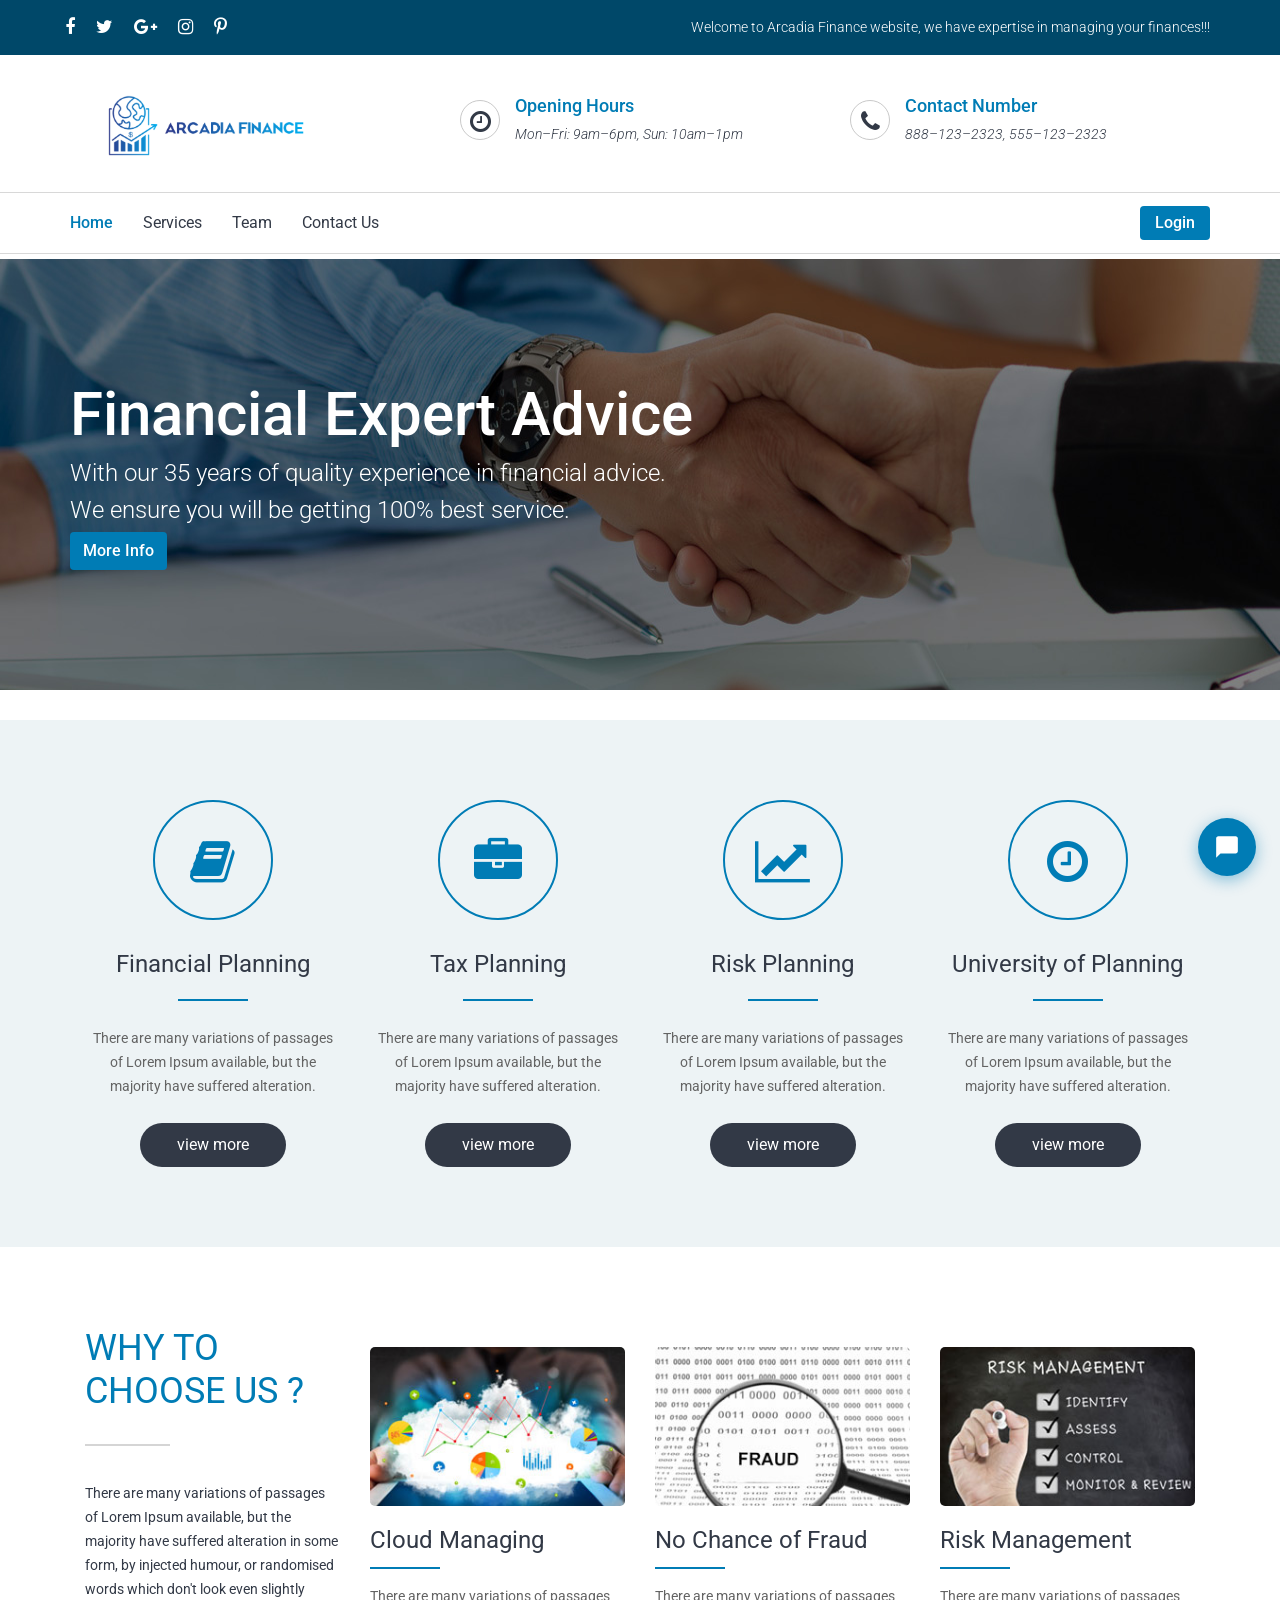
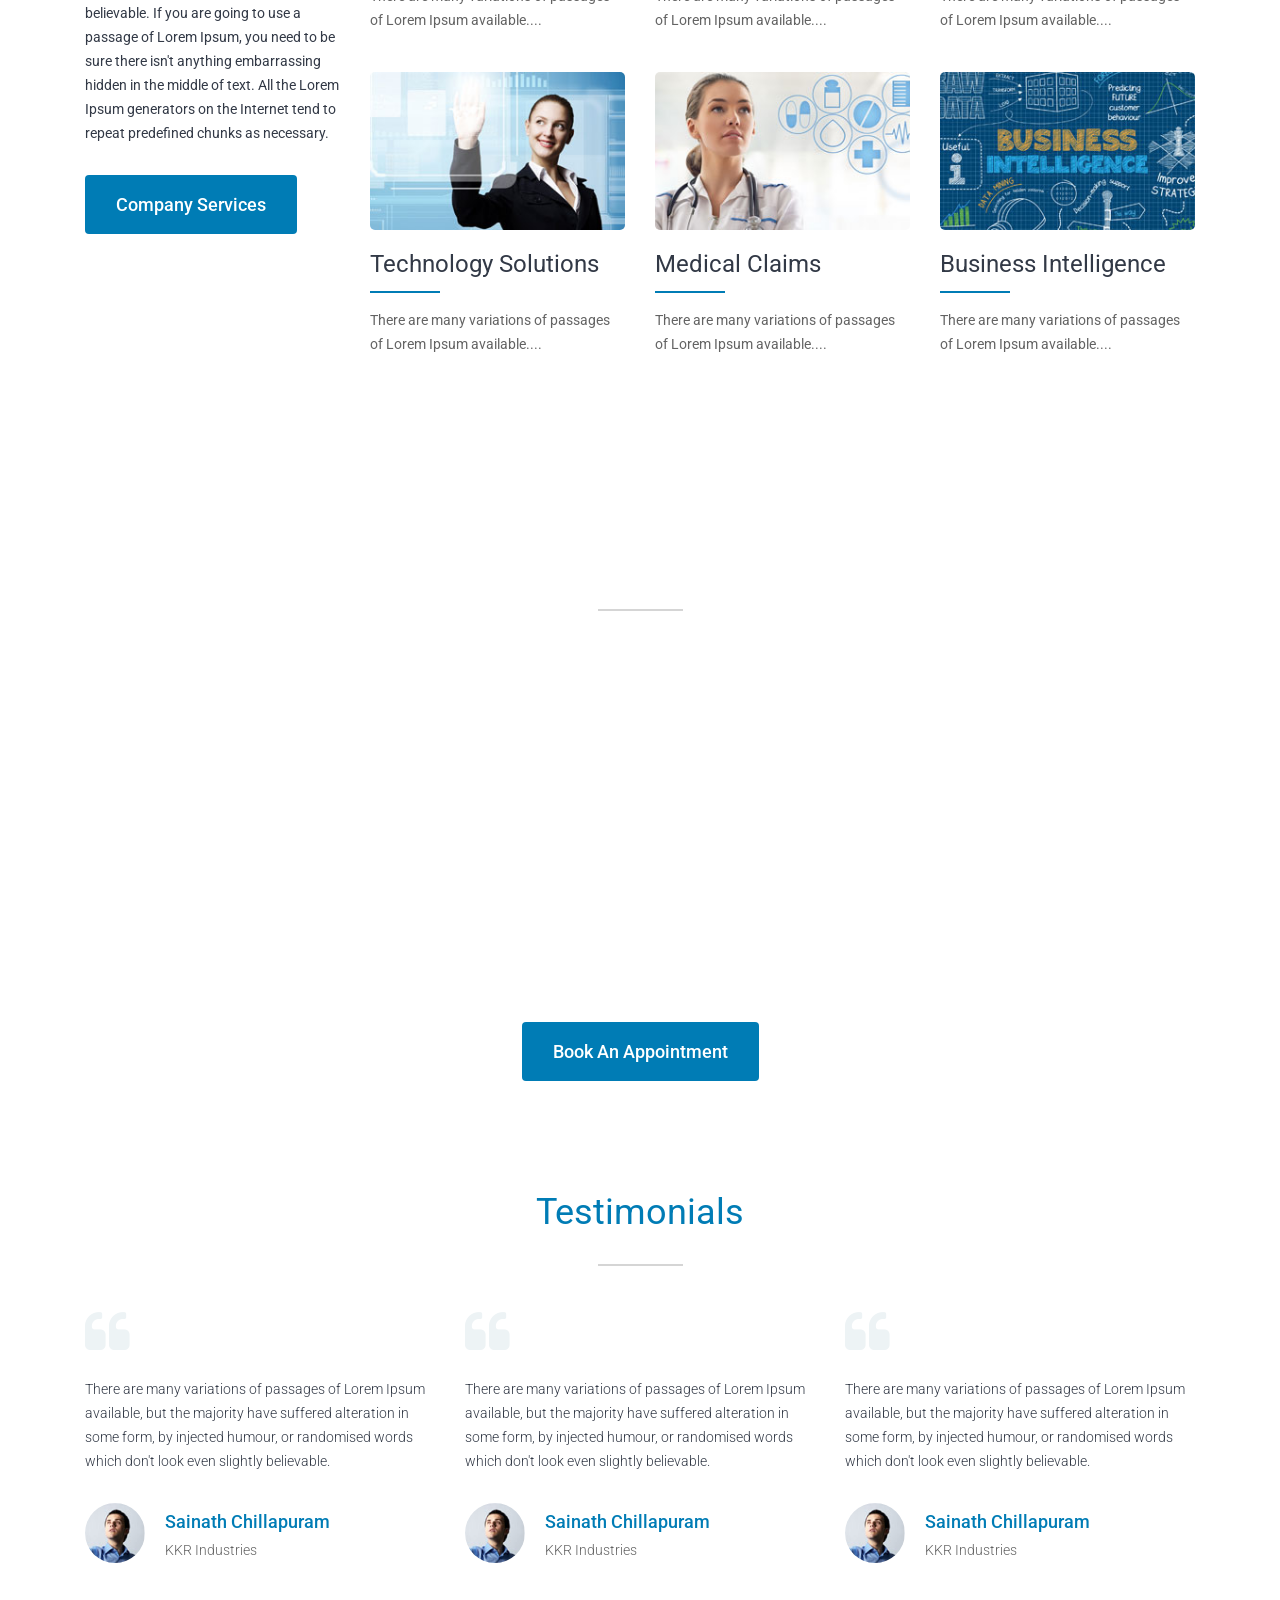
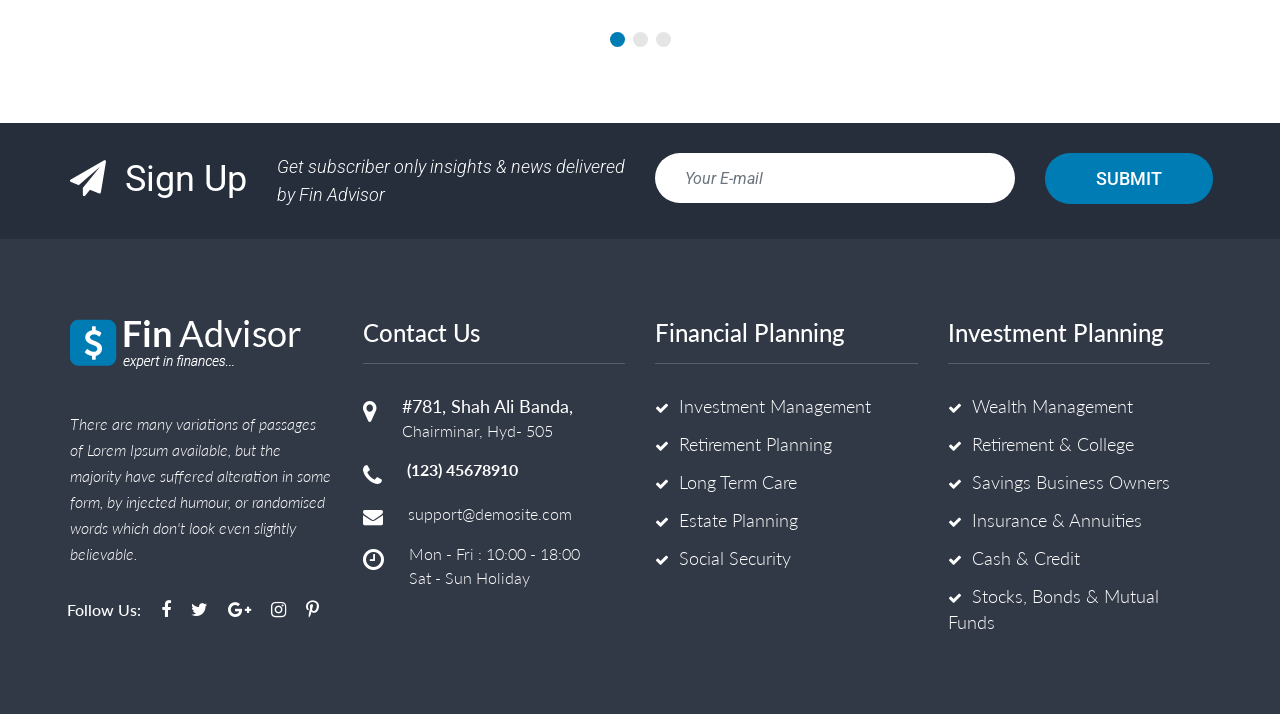
<file: main/MainApp/index.html>
<!DOCTYPE html>
<html lang="en">
	<head>

		<meta charset="utf-8">
		<meta name="viewport" content="width=device-width, initial-scale=1, shrink-to-fit=no">
		<meta name="description" content="">
		<meta name="author" content="">

		<title>Arcadia Finance</title>

		<!-- Bootstrap -->
		<link href="css/bootstrap.min.css" rel="stylesheet">

		<!-- Google Web Fonts -->
		<link href="https://fonts.googleapis.com/css?family=Roboto:400,100,100italic,300,300italic,400italic,500,500italic,700,700italic,900,900italic" rel="stylesheet" type="text/css">
		<link href="https://fonts.googleapis.com/css?family=Lato:400,100,100italic,300,300italic,400italic,700,700italic,900,900italic" rel="stylesheet" type="text/css">

		<!-- Template CSS Files  -->
		<link href="font-awesome/css/font-awesome.min.css" rel="stylesheet">
		<link href="js/plugins/owl-carousel/owl.carousel.css" rel="stylesheet">
		<link href="js/plugins/owl-carousel/owl.theme.css" rel="stylesheet">
		<link href="js/plugins/magnific-popup/magnific-popup.css" rel="stylesheet">
		<link href="css/style.css" rel="stylesheet">
		<link href="css/responsive.css" rel="stylesheet">

	</head>
	<body>
	<!-- Top Bar Starts -->
		<div class="top-bar">
		<!-- Nested Container Starts -->
			<div class="container clearfix text-xs-center text-sm-center text-md-left pl-sm-0 pr-sm-0">
				<ul class="list-unstyled list-inline float-md-left mb-0 animation">
					<li class="list-inline-item"><a href="stored_files.html" target="_blank" ><i class="fa fa-facebook"></i></a></li>
					<li class="list-inline-item"><a href="stored_files.html" target="_blank" ><i class="fa fa-twitter"></i></a></li>
					<li class="list-inline-item"><a href="stored_files.html" target="_blank"><i class="fa fa-google-plus"></i></a></li>
					<li class="list-inline-item"><a href="stored_files.html" target="_blank"><i class="fa fa-instagram"></i></a></li>
					<li class="list-inline-item"><a href="stored_files.html" target="_blank"><i class="fa fa-pinterest-p"></i></a></li>
				</ul>
				<p class="float-md-right mb-0 text-xs-center text-sm-center text-md-right text-weight-light">
					Welcome to Arcadia Finance website, we have expertise in managing your finances!!!
				</p>
			</div>
		<!-- Nested Container Ends -->
		</div>
	<!-- Top Bar Ends -->
	<!-- Header Starts -->
		<header class="main-header">
		<!-- Nested Container Starts -->
			<div class="container text-xs-center pl-sm-0 pr-sm-0">
			<!-- Nested Row Starts -->
				<div class="row">
				<!-- Logo Starts -->
					<div class="col-lg-3 col-md-4 col-sm-12 text-xs-center text-sm-center text-md-left">
						<a href="index.html"><img src="images/logo0.png" alt="Fin Adviser" class="img-fluid img-center-xs logo"></a>
					</div>
				<!-- Logo Ends -->
				<!-- Opening Hours Starts -->
					<div class="col-md-4 col-sm-12 offset-lg-1 d-xs-none d-sm-none d-md-block">
						<div class="clearfix">
							<i class="fa fa-clock-o float-md-left rounded-circle"></i>
							<h6 class="text-spl-color text-weight-medium">Opening Hours</h6>
							<p class="text-weight-light"><em>Mon–Fri: 9am–6pm, Sun: 10am–1pm</em></p>
						</div>
					</div>
				<!-- Opening Hours Ends -->
				<!-- Contact Number Starts -->
					<div class="col-lg-3 col-md-4 col-sm-12 d-xs-none d-sm-none d-md-block">
						<div class="clearfix">
							<i class="fa fa-phone float-md-left rounded-circle"></i>
							<h6 class="text-spl-color text-weight-medium">Contact Number</h6>
							<p class="text-weight-light"><em>888–123–2323, 555–123–2323</em></p>
						</div>
					</div>
				<!-- Contact Number Ends -->
				</div>
			<!-- Nested Row Ends -->
			</div>
		<!-- Nested Container Ends -->
		</header>
	<!-- Header Ends -->
	<!-- Main Menu Starts -->
		<nav id="nav" class="main-menu navbar navbar-expand-md rounded-0">
		<!-- Nested Container Starts -->
			<div class="container pl-sm-0 pr-sm-0">
			<!-- Navbar Toggler Starts -->
				<button class="navbar-toggler ml-auto" type="button" data-toggle="collapse" data-target=".navbar-cat-collapse" aria-controls=".navbar-cat-collapse" aria-expanded="false" aria-badge="Toggle navigation">
					<span class="navbar-toggler-icon fa fa-bars"></span>
				</button>
			<!-- Navbar Toggler Ends -->
			<!-- Navbar Cat collapse Starts -->
				<div class="collapse navbar-collapse navbar-cat-collapse animation">
				<!-- Nav Links Starts -->
					<ul class="nav navbar-nav text-weight-bold">
						<li class="nav-item active"><a href="index.html" class="nav-link">Home</a></li>
						<li class="nav-item"><a href="services.html" class="nav-link">Services</a></li>
						<li class="nav-item"><a href="team.html" class="nav-link">Team</a></li>
						<li class="nav-item"><a href="contact.html" class="nav-link">Contact Us</a></li>
					</ul>
				<!-- Nav Links Ends -->
				<!-- Search Form Starts -->					
					<div class="form-inline ml-auto d-xs-none d-sm-none d-md-block" _lpchecked="1">
						  <a href="trading/login.php" class="nav-link btn btn-1 animation text-weight-medium" style="background-color: #007cb5; color: white; text-align: center; padding: 5px 15px; float: right; ">Login</a>
					</div>
				<!-- Search Form Ends -->
				</div>
			<!-- Navbar Cat collapse Ends -->
			</div>
		<!-- Nested Container Ends -->
		</nav>
	<!-- Main Menu Ends -->
	<!-- Slider Starts -->
	<section class="main-banner-tmp text-xs-center text-sm-center text-md-left" style="margin:5px 0px 30px 0px">
		<!-- Nested Container Starts -->
			<div class="container text-lite-color pl-sm-0 pr-sm-0">
						<h2 class="text-weight-medium">Financial Expert Advice</h2>
						<h5 class="text-weight-light">With our 35 years of quality experience in financial advice.</h5>
						<h5 class="text-weight-light">We ensure you will be getting 100% best service.</h5>
						<a href="services.html" class="btn btn-1 animation text-weight-medium">More Info</a>
			</div>
		<!-- Nested Container Ends -->
		</section>
	
	

	<!-- Slider Ends -->
	<!-- Service Section Starts -->
		<section class="section-area section-style-1">
		<!-- Nested Container Starts -->
			<div class="container text-center">
			<!-- Nested Row Starts -->
				<div class="row">
				<!-- Box #1 Starts -->
					<div class="col-lg-3 col-md-6 col-sm-12">
						<div class="box-1">
							<i class="fa fa-book circle"></i>
							<h5 class="sub-heading-1 text-center">Financial Planning</h5>
							<p class="text-grey-color">
								There are many variations of passages of Lorem Ipsum available, but the majority have suffered alteration.
							</p>
							<a href="#" class="btn btn-main animation">view more</a>
						</div>
					</div>
				<!-- Box #1 Ends -->
				<!-- Box #2 Starts -->
					<div class="col-lg-3 col-md-6 col-sm-12">
						<div class="box-1">
							<i class="fa fa-briefcase circle"></i>
							<h5 class="sub-heading-1 text-center">Tax Planning</h5>
							<p class="text-grey-color">
								There are many variations of passages of Lorem Ipsum available, but the majority have suffered alteration.
							</p>
							<a href="#" class="btn btn-main animation">view more</a>
						</div>
					</div>
				<!-- Box #2 Ends -->
				<!-- Divider For Small Screen Starts -->
					<div class="w-100 hidden visible-sm d-none d-md-block d-lg-none">
						<p><br><br></p>
					</div>
				<!-- Divider For Small Screen Ends -->
				<!-- Box #3 Starts -->
					<div class="col-lg-3 col-md-6 col-sm-12">
						<div class="box-1">
							<i class="fa fa-line-chart circle"></i>
							<h5 class="sub-heading-1 text-center">Risk Planning</h5>
							<p class="text-grey-color">
								There are many variations of passages of Lorem Ipsum available, but the majority have suffered alteration.
							</p>
							<a href="#" class="btn btn-main animation">view more</a>
						</div>
					</div>
				<!-- Box #3 Ends -->
				<!-- Box #4 Starts -->
					<div class="col-lg-3 col-md-6 col-sm-12">
						<div class="box-1 last">
							<i class="fa fa-clock-o circle"></i>
							<h5 class="sub-heading-1 text-center">University of Planning</h5>
							<p class="text-grey-color">
								There are many variations of passages of Lorem Ipsum available, but the majority have suffered alteration.
							</p>
							<a href="#" class="btn btn-main animation">view more</a>
						</div>
					</div>
				<!-- Box #4 Ends -->
				</div>
			<!-- Nested Row Ends -->
			</div>
		<!-- Nested Container Ends -->
		</section>
	<!-- Service Section Ends -->
	<!-- Why Us Section Starts -->
		<section class="section-area" >
		<!-- Nested Container Starts -->
			<div class="container text-xs-center text-sm-center text-md-left">
			<!-- Nested Row Starts -->
				<div class="row">
				<!-- Left Column Starts -->
					<div class="col-xl-3 col-lg-4 col-md-5 col-sm-12">
						<h4 class="main-heading-1 text-spl-color text-uppercase text-weight-normal">Why to Choose Us ?</h4>
						<p>
							There are many variations of passages of Lorem Ipsum available, but the majority have suffered alteration in some form, by injected humour, or randomised words which don't look even slightly believable. If you are going to use a passage of Lorem Ipsum, you need to be sure there isn't anything embarrassing hidden in the middle of text. All the Lorem Ipsum generators on the Internet tend to repeat predefined chunks as necessary.
						</p>
						<a href="#" class="btn btn-big btn-1 animation text-weight-medium">Company Services</a>
					</div>
				<!-- Left Column Ends -->
				<!-- Space For Extra Small Screen Starts -->
					<div class="w-100 d-xs-block d-sm-block d-md-none">
						<p><br></p>
					</div>
				<!-- Space For Extra Small Screen Ends -->
				<!-- Right Column Starts -->
					<div class="col-xl-9 col-lg-8 col-md-7 col-sm-12">
					<!-- Services List Starts -->
						<div class="row">
						<!-- Service Box #1 Starts -->
							<div class="col-lg-4 col-md-6 col-sm-12">
								<div class="box-2">
									<p>
										<img src="images/image2.jpg" alt="Image" class="img-fluid img-center-xs img-center-sm">
									</p>
									<h5 class="sub-heading-1 tiny text-weight-normal text-xs-center text-sm-center text-md-left">Cloud Managing</h5>
									<p class="text-grey-color">There are many variations of passages of Lorem Ipsum available....</p>
								</div>
							</div>
						<!-- Service Box #1 Ends -->
						<!-- Service Box #2 Starts -->
							<div class="col-lg-4 col-md-6 col-sm-12">
								<div class="box-2">
									<p>
										<img src="images/image3.jpg" alt="Image" class="img-fluid img-center-xs img-center-sm">
									</p>
									<h5 class="sub-heading-1 tiny text-weight-normal text-xs-center text-sm-center text-md-left">No Chance of Fraud</h5>
									<p class="text-grey-color">There are many variations of passages of Lorem Ipsum available....</p>
								</div>
							</div>
						<!-- Service Box #2 Ends -->
						<!-- Service Box #3 Starts -->
							<div class="col-lg-4 col-md-6 col-sm-12">
								<div class="box-2">
									<p>
										<img src="images/image4.jpg" alt="Image" class="img-fluid img-center-xs img-center-sm">
									</p>
									<h5 class="sub-heading-1 tiny text-weight-normal text-xs-center text-sm-center text-md-left">Risk Management</h5>
									<p class="text-grey-color">There are many variations of passages of Lorem Ipsum available....</p>
								</div>
							</div>
						<!-- Service Box #3 Ends -->
						<!-- Service Box #4 Starts -->
							<div class="col-lg-4 col-md-6 col-sm-12">
								<div class="box-2">
									<p>
										<img src="images/image5.jpg" alt="Image" class="img-fluid img-center-xs img-center-sm">
									</p>
									<h5 class="sub-heading-1 tiny text-weight-normal text-xs-center text-sm-center text-md-left">Technology Solutions</h5>
									<p class="text-grey-color">There are many variations of passages of Lorem Ipsum available....</p>
								</div>
							</div>
						<!-- Service Box #4 Ends -->
						<!-- Service Box #5 Starts -->
							<div class="col-lg-4 col-md-6 col-sm-12">
								<div class="box-2">
									<p>
										<img src="images/image6.jpg" alt="Image" class="img-fluid img-center-xs img-center-sm">
									</p>
									<h5 class="sub-heading-1 tiny text-weight-normal text-xs-center text-sm-center text-md-left">Medical Claims</h5>
									<p class="text-grey-color">There are many variations of passages of Lorem Ipsum available....</p>
								</div>
							</div>
						<!-- Service Box #5 Ends -->
						<!-- Service Box #6 Starts -->
							<div class="col-lg-4 col-md-6 col-sm-12">
								<div class="box-2">
									<p>
										<img src="images/image7.jpg" alt="Image" class="img-fluid img-center-xs img-center-sm">
									</p>
									<h5 class="sub-heading-1 tiny text-weight-normal text-xs-center text-sm-center text-md-left">Business Intelligence</h5>
									<p class="text-grey-color">There are many variations of passages of Lorem Ipsum available....</p>
								</div>
							</div>
						<!-- Service Box #6 Ends -->
						</div>
					<!-- Services List Ends -->
					</div>
				<!-- Right Column Ends -->
				</div>
			<!-- Nested Row Ends -->
			</div>
		<!-- Nested Container Ends -->
		</section>
	<!-- Why Us Section Ends -->
	<!-- Info Section Starts -->
		<section class="section-area section-info parallax">
		<!-- Nested Container Starts -->
			<div class="container text-center text-lite-color">
			<!-- Nested Row Starts -->
				<div class="row">
					<div class="col-md-10 col-sm-12 offset-md-1">
						<h4 class="main-heading-1 text-weight-normal text-center">More Than 180 Financial Planners, One Philosophy</h4>
						<p>
							There are many variations of passages of Lorem Ipsum available, but the majority have suffered alteration in some form, by injected humour, or randomised words which don't look even slightly believable. If you are going to use a passage of Lorem Ipsum.
						</p>
						<ul class="list-unstyled row stats-info">
							<li class="col-md-4 col-sm-12">
								<h3 class="text-bold badges-counter">805</h3>
								<h4 class="text-weight-light">Registered Customers</h4>
							</li>
							<li class="col-md-5 col-sm-12">
								<h3 class="text-bold badges-counter">122</h3>
								<h4 class="text-weight-light">Our Consultants</h4>
							</li>
							<li class="col-md-3 col-sm-12">
								<h3 class="text-bold badges-counter">26</h3>
								<h4 class="text-weight-light">Reference Cases</h4>
							</li>
						</ul>
						<p>
							Our company is your one stop solution for all needs. There is no doubt that we are the leaders and you don't have to worry about services. We offer a wide range of services to help you get the perfect solutions.
						</p>
						<a href="#" class="btn btn-1 btn-big animation text-weight-medium">Book An Appointment</a>
					</div>
				</div>
			<!-- Nested Row Ends -->
			</div>
		<!-- Nested Container Ends -->
		</section>
	<!-- Info Section Ends -->
	<!-- Blog Section Starts -->
	<!-- Blog Section Ends -->
	<!-- Testimonials Section Starts -->
		<section class="section-area section-testimonials">
		<!-- Nested Container Starts -->
			<div class="container text-xs-center text-sm-center text-md-left">
				<h4 class="main-heading-1 text-spl-color text-center text-weight-normal">Testimonials</h4>
			<!-- Carousel Starts -->
				<div id="carousel-testimonials" class="carousel slide" data-ride="carousel">
				<!-- Wrapper For Slides Starts -->
					<div class="carousel-inner text-xs-center text-sm-center text-md-left">
					<!-- Item #1 Starts -->
						<div class="carousel-item active">
						<!-- Nested Row Starts -->
							<div class="row">
							<!-- Testimonial #1 Starts -->
								<div class="col-md-4 col-sm-12">
									<div class="testimonial-box">
										<p class="text-weight-light">
											There are many variations of passages of Lorem Ipsum available, but the majority have suffered alteration in some form, by injected humour, or randomised words which don't look even slightly believable.
										</p>
										<ul class="list-unstyled clearfix">
											<li class="float-md-left">
												<img src="images/thumb-img1.jpg" alt="Image" class="img-fluid img-center-sm img-center-xs circle">
											</li>
											<li class="float-md-left">
												<h6 class="text-spl-color text-weight-medium">Sainath Chillapuram</h6>
												<span class="text-grey-color text-weight-light">KKR Industries</span>
											</li>
										</ul>
									</div>
								</div>
							<!-- Testimonial #1 Ends -->
							<!-- Testimonial #2 Starts -->
								<div class="col-md-4 col-sm-12">
									<div class="testimonial-box">
										<p class="text-weight-light">
											There are many variations of passages of Lorem Ipsum available, but the majority have suffered alteration in some form, by injected humour, or randomised words which don't look even slightly believable.
										</p>
										<ul class="list-unstyled clearfix">
											<li class="float-md-left">
												<img src="images/thumb-img1.jpg" alt="Image" class="img-fluid img-center-sm img-center-xs circle">
											</li>
											<li class="float-md-left">
												<h6 class="text-spl-color text-weight-medium">Sainath Chillapuram</h6>
												<span class="text-grey-color text-weight-light">KKR Industries</span>
											</li>
										</ul>
									</div>
								</div>
							<!-- Testimonial #2 Ends -->
							<!-- Testimonial #3 Starts -->
								<div class="col-md-4 col-sm-12">
									<div class="testimonial-box">
										<p class="text-weight-light">
											There are many variations of passages of Lorem Ipsum available, but the majority have suffered alteration in some form, by injected humour, or randomised words which don't look even slightly believable.
										</p>
										<ul class="list-unstyled clearfix">
											<li class="float-md-left">
												<img src="images/thumb-img1.jpg" alt="Image" class="img-fluid img-center-sm img-center-xs circle">
											</li>
											<li class="float-md-left">
												<h6 class="text-spl-color text-weight-medium">Sainath Chillapuram</h6>
												<span class="text-grey-color text-weight-light">KKR Industries</span>
											</li>
										</ul>
									</div>
								</div>
							<!-- Testimonial #3 Ends -->
							</div>
						<!-- Nested Row Ends -->						
						</div>
					<!-- Item #1 Ends -->
					<!-- Item #2 Starts -->
						<div class="carousel-item">
						<!-- Nested Row Starts -->
							<div class="row">
							<!-- Testimonial #4 Starts -->
								<div class="col-md-4 col-sm-12">
									<div class="testimonial-box">
										<p class="text-weight-light">
											There are many variations of passages of Lorem Ipsum available, but the majority have suffered alteration in some form, by injected humour, or randomised words which don't look even slightly believable.
										</p>
										<ul class="list-unstyled clearfix">
											<li class="float-md-left">
												<img src="images/thumb-img1.jpg" alt="Image" class="img-fluid img-center-sm img-center-xs circle">
											</li>
											<li class="float-md-left">
												<h6 class="text-spl-color text-weight-medium">Sainath Chillapuram</h6>
												<span class="text-grey-color text-weight-light">KKR Industries</span>
											</li>
										</ul>
									</div>
								</div>
							<!-- Testimonial #4 Ends -->
							<!-- Testimonial #5 Starts -->
								<div class="col-md-4 col-sm-12">
									<div class="testimonial-box">
										<p class="text-weight-light">
											There are many variations of passages of Lorem Ipsum available, but the majority have suffered alteration in some form, by injected humour, or randomised words which don't look even slightly believable.
										</p>
										<ul class="list-unstyled clearfix">
											<li class="float-md-left">
												<img src="images/thumb-img1.jpg" alt="Image" class="img-fluid img-center-sm img-center-xs circle">
											</li>
											<li class="float-md-left">
												<h6 class="text-spl-color text-weight-medium">Sainath Chillapuram</h6>
												<span class="text-grey-color text-weight-light">KKR Industries</span>
											</li>
										</ul>
									</div>
								</div>
							<!-- Testimonial #5 Ends -->
							<!-- Testimonial #6 Starts -->
								<div class="col-md-4 col-sm-12">
									<div class="testimonial-box">
										<p class="text-weight-light">
											There are many variations of passages of Lorem Ipsum available, but the majority have suffered alteration in some form, by injected humour, or randomised words which don't look even slightly believable.
										</p>
										<ul class="list-unstyled clearfix">
											<li class="float-md-left">
												<img src="images/thumb-img1.jpg" alt="Image" class="img-fluid img-center-sm img-center-xs circle">
											</li>
											<li class="float-md-left">
												<h6 class="text-spl-color text-weight-medium">Sainath Chillapuram</h6>
												<span class="text-grey-color text-weight-light">KKR Industries</span>
											</li>
										</ul>
									</div>
								</div>
							<!-- Testimonial #6 Ends -->
							</div>
						<!-- Nested Row Ends -->						
						</div>
					<!-- Item #2 Ends -->
					<!-- Item #3 Starts -->
						<div class="carousel-item">
						<!-- Nested Row Starts -->
							<div class="row">
							<!-- Testimonial #7 Starts -->
								<div class="col-md-4 col-sm-12">
									<div class="testimonial-box">
										<p class="text-weight-light">
											There are many variations of passages of Lorem Ipsum available, but the majority have suffered alteration in some form, by injected humour, or randomised words which don't look even slightly believable.
										</p>
										<ul class="list-unstyled clearfix">
											<li class="float-md-left">
												<img src="images/thumb-img1.jpg" alt="Image" class="img-fluid img-center-sm img-center-xs circle">
											</li>
											<li class="float-md-left">
												<h6 class="text-spl-color text-weight-medium">Sainath Chillapuram</h6>
												<span class="text-grey-color text-weight-light">KKR Industries</span>
											</li>
										</ul>
									</div>
								</div>
							<!-- Testimonial #7 Ends -->
							<!-- Testimonial #8 Starts -->
								<div class="col-md-4 col-sm-12">
									<div class="testimonial-box">
										<p class="text-weight-light">
											There are many variations of passages of Lorem Ipsum available, but the majority have suffered alteration in some form, by injected humour, or randomised words which don't look even slightly believable.
										</p>
										<ul class="list-unstyled clearfix">
											<li class="float-md-left">
												<img src="images/thumb-img1.jpg" alt="Image" class="img-fluid img-center-sm img-center-xs circle">
											</li>
											<li class="float-md-left">
												<h6 class="text-spl-color text-weight-medium">Sainath Chillapuram</h6>
												<span class="text-grey-color text-weight-light">KKR Industries</span>
											</li>
										</ul>
									</div>
								</div>
							<!-- Testimonial #8 Ends -->
							<!-- Testimonial #9 Starts -->
								<div class="col-md-4 col-sm-12">
									<div class="testimonial-box">
										<p class="text-weight-light">
											There are many variations of passages of Lorem Ipsum available, but the majority have suffered alteration in some form, by injected humour, or randomised words which don't look even slightly believable.
										</p>
										<ul class="list-unstyled clearfix">
											<li class="float-md-left">
												<img src="images/thumb-img1.jpg" alt="Image" class="img-fluid img-center-sm img-center-xs circle">
											</li>
											<li class="float-md-left">
												<h6 class="text-spl-color text-weight-medium">Sainath Chillapuram</h6>
												<span class="text-grey-color text-weight-light">KKR Industries</span>
											</li>
										</ul>
									</div>
								</div>
							<!-- Testimonial #9 Ends -->
							</div>
						<!-- Nested Row Ends -->						
						</div>
					<!-- Item #3 Ends -->
					</div>
				<!-- Wrapper For Slides Ends -->
				<!-- Indicators Starts -->
					<ol class="carousel-indicators">
						<li data-target="#carousel-testimonials" data-slide-to="0" class="active circle"></li>
						<li data-target="#carousel-testimonials" data-slide-to="1" class="circle"></li>
						<li data-target="#carousel-testimonials" data-slide-to="2" class="circle"></li>
					</ol>
				<!-- Indicators Ends -->
				</div>
			<!-- Carousel Ends -->
			</div>
		<!-- Nested Container Ends -->
		</section>
	<!-- Testimonials Section Ends -->	
	<!-- Newsletter Subscription Section Starts -->
		<section class="newsletter-bar text-lite-color text-xs-center text-sm-center text-md-left">
		<!-- Nested Container Starts -->
			<div class="container pl-sm-0 pr-sm-0">
			<!-- Nested Row Starts -->
				<div class="row">
					<div class="col-xl-6 col-md-4 col-sm-12">
						<div class="clearfix">
							<h4 class="float-md-left text-weight-normal"><i class="fa fa-paper-plane"></i> Sign Up</h4>
							<h6 class="float-md-right text-weight-light d-none d-xl-block"><em>Get subscriber only insights &amp; news delivered <br class="d-xs-none d-sm-none d-lg-block">by Fin Advisor</em></h6>
						</div>
					</div>
					<div class="col-xl-6 col-md-8 col-sm-12">
						<form class="row">
							<div class="col-md-8 col-sm-12">
								<div class="form-group">
									<badge class="sr-only" for="newsletter-email">Email</badge>
									<input type="email" class="form-control animation-1" id="newsletter-email" placeholder="Your E-mail">
								</div>
							</div>
							<div class="col-md-4 col-sm-12">
								<button type="submit" class="btn btn-1 animation text-uppercase">Submit</button>
							</div>
						</form>
					</div>
				</div>
			<!-- Nested Row Ends -->			
			</div>
		<!-- Nested Container Ends -->
		</section>
	<!-- Newsletter Subscription Section Ends -->
	<!-- Footer Top Section Starts -->
		<section class="footer-top">
		<!-- Nested Container Starts -->
			<div class="container pl-sm-0 pr-sm-0 text-xs-center text-sm-center text-md-left text-lite-color">
			<!-- Nested Row Starts -->
				<div class="row">
				<!-- Foot Col #1 Starts -->
					<div class="col-lg-3 col-md-6 col-sm-12">
						<div class="foot-info">
							<p>
								<img src="images/foot-brand.png" alt="Fin Adviser" class="img-fluid img-center-xs">
							</p>
							<br>
							<p class="text-weight-light">
								<em>There are many variations of passages of Lorem Ipsum available, but the majority have suffered alteration in some form, by injected humour, or randomised words which don't look even slightly believable.</em>
							</p>
							<ul class="list-unstyled list-inline foot-sm-links">
								<li class="list-inline-item text-weight-medium">Follow Us:</li>
								<li class="list-inline-item"><a href="#"><i class="fa fa-facebook animation"></i></a></li>
								<li class="list-inline-item"><a href="#"><i class="fa fa-twitter animation"></i></a></li>
								<li class="list-inline-item"><a href="#"><i class="fa fa-google-plus animation"></i></a></li>
								<li class="list-inline-item"><a href="#"><i class="fa fa-instagram animation"></i></a></li>
								<li class="list-inline-item"><a href="#"><i class="fa fa-pinterest-p animation"></i></a></li>
							</ul>
						</div>
					</div>
				<!-- Foot Col #1 Ends -->
				<!-- Foot Col #2 Starts -->
					<div class="col-lg-3 col-md-6 col-sm-12">
						<h5>Contact Us</h5>
						<ul class="list-unstyled foot-address-list text-weight-light">
							<li class="clearfix">
								<i class="fa fa-map-marker"></i> 
								<span>
									<strong>#781, Shah Ali Banda, </strong><br>
									Chairminar, Hyd- 505
								</span>
							</li>
							<li class="clearfix">
								<i class="fa fa-phone"></i> 
								<span class="text-weight-bold">(123) 45678910</span>
							</li>
							<li class="clearfix">
								<i class="fa fa-envelope"></i> 
								<span><a href="mailto:support@demosite.com">support@demosite.com</a></span>
							</li>
							<li class="clearfix">
								<i class="fa fa-clock-o"></i> 
								<span>
									Mon - Fri : 10:00 - 18:00 <br>
									Sat - Sun Holiday
								</span>
							</li>
						</ul>
					</div>
				<!-- Foot Col #2 Ends -->
				<!-- Divider Starts -->
					<div class="w-100 d-md-block d-lg-none">
						<p><br><br></p>
					</div>
				<!-- Divider Ends -->
				<!-- Foot Col #3 Starts -->
					<div class="col-lg-3 col-md-6 col-sm-12">
						<h5>Financial Planning</h5>
						<ul class="list-unstyled foot-list-style-1 text-weight-light">
							<li>Investment Management</li>
							<li>Retirement Planning</li>
							<li>Long Term Care</li>
							<li>Estate Planning</li>
							<li>Social Security</li>
						</ul>
					</div>
				<!-- Foot Col #3 Ends -->
				<!-- Foot Col #4 Starts -->
					<div class="col-lg-3 col-md-6 col-sm-12">
						<h5>Investment Planning</h5>
						<ul class="list-unstyled foot-list-style-1 text-weight-light">
							<li>Wealth Management</li>
							<li>Retirement &amp; College</li>
							<li>Savings Business Owners</li>
							<li>Insurance &amp; Annuities</li>
							<li>Cash &amp; Credit</li>
							<li>Stocks, Bonds &amp; Mutual Funds</li>
						</ul>
					</div>
				<!-- Foot Col #4 Ends -->
				</div>
			<!-- Nested Row Ends -->
			</div>
		<!-- Nested Container Ends -->
		</section>
	<!-- Footer Top Section Ends -->
	
	
	
	<!-- Copyright Starts -->

	<!-- Copyright Ends	-->
	<!-- Template JS Files -->
	<script src="js/jquery-3.3.1.min.js"></script>
	<script src="js/popper.min.js"></script>
	<script src="js/bootstrap.min.js"></script>
	<script src="js/plugins/backstretch/jquery.backstretch.min.js"></script>
	<script src="js/plugins/shuffle/jquery.shuffle.modernizr.min.js"></script>
	<script src="js/plugins/owl-carousel/owl.carousel.js"></script>
	<script src="js/plugins/magnific-popup/jquery.magnific-popup.min.js"></script>
	<script src="js/custom.js"></script>
	<!-- Arcadia Support Chat -->
	<link rel="stylesheet" href="/chatbot/static/chat-widget.css">
	<script src="/chatbot/static/chat-widget.js"></script>
	</body>
</html>
</file>
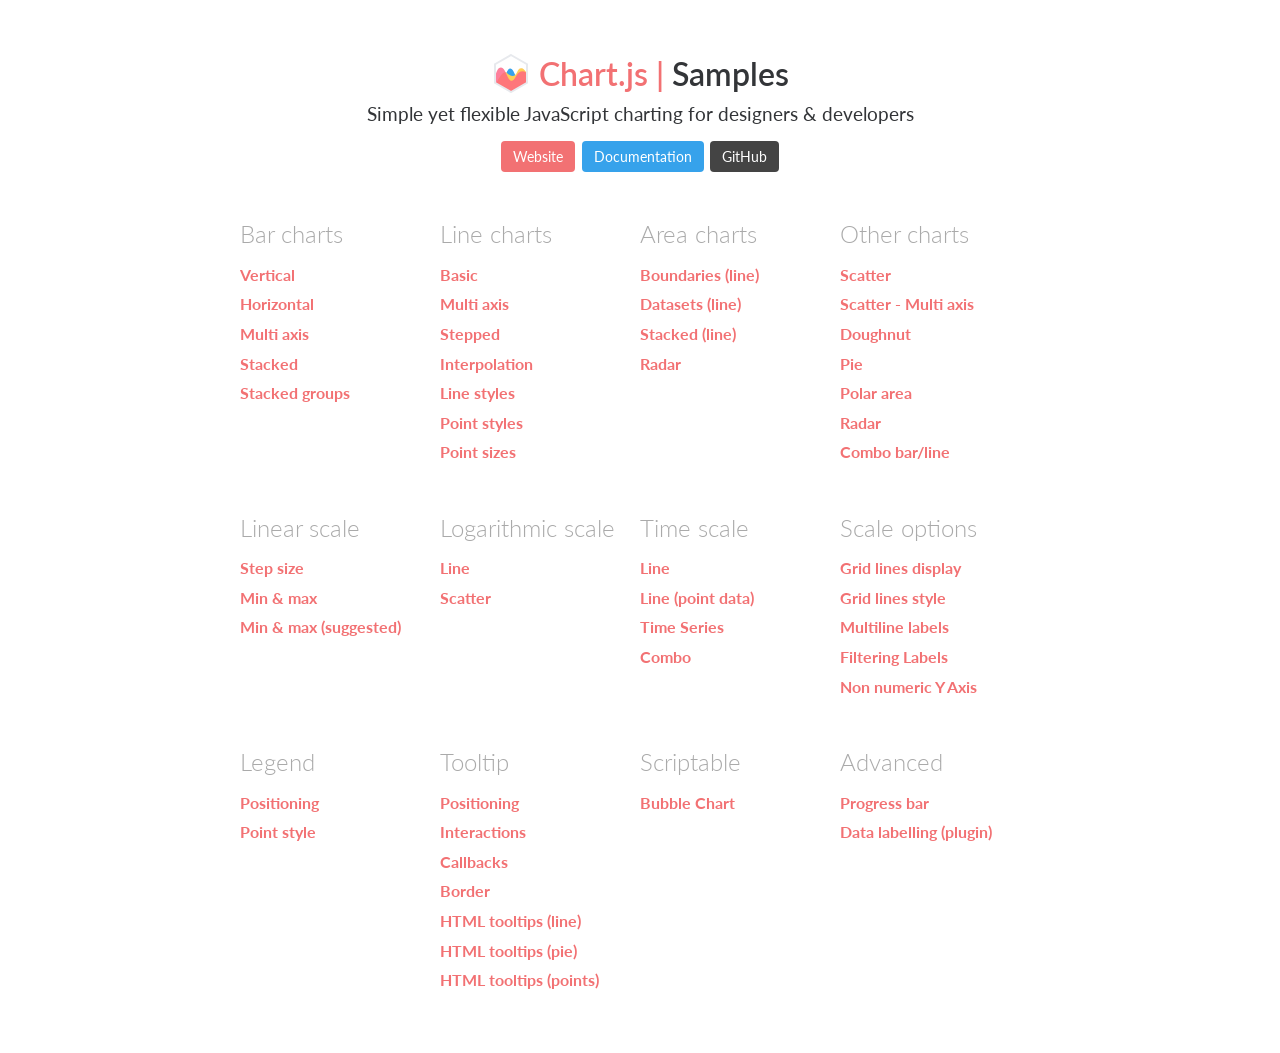
<file: main/MainApp/trading/bower_components/chart.js/samples/index.html>
<!DOCTYPE html>
<html lang="en-US">
<head>
	<meta charset="utf-8">
	<meta http-equiv="X-UA-Compatible" content="IE=Edge">
	<meta name="viewport" content="width=device-width, initial-scale=1">
	<link rel="stylesheet" type="text/css" href="style.css">
	<link rel="icon" href="favicon.ico">
	<script src="samples.js"></script>
	<script src="utils.js"></script>
	<title>Chart.js samples</title>
</head>
<body>
	<div class="content">
		<div class="header">
			<div class="chartjs-title">Samples</div>
			<div class="chartjs-caption">Simple yet flexible JavaScript charting for designers &amp; developers</div>
			<div class="chartjs-links">
				<a class="btn btn-chartjs" href="http://www.chartjs.org">Website</a>
				<a class="btn btn-docs" href="http://www.chartjs.org/docs">Documentation</a>
				<a class="btn btn-gh" href="https://github.com/chartjs/Chart.js">GitHub</a>
			</div>
		</div>

		<div id="categories" class="samples-categories"></div>
	</div>

	<script>
		function createCategory(item) {
			var el = document.createElement('div');
			el.className = 'samples-category';
			el.innerHTML =
				'<div class="title">' + item.title + '</div>' +
				'<div class="items"></div>';
			return el;
		}

		function createEntry(item) {
			var el = document.createElement('div');
			el.className = 'samples-entry';
			el.innerHTML = '<a class="title" href="' + item.path + '">' + item.title + '</a>';
			return el;
		}

		var categories = document.getElementById('categories');
		Samples.items.forEach(function(item) {
			var category = createCategory(item);
			var children = category.getElementsByClassName('items')[0];

			(item.items || []).forEach(function(item) {
				children.appendChild(createEntry(item));
			});

			categories.appendChild(category);
		});
	</script>
</body>
</html>
</file>
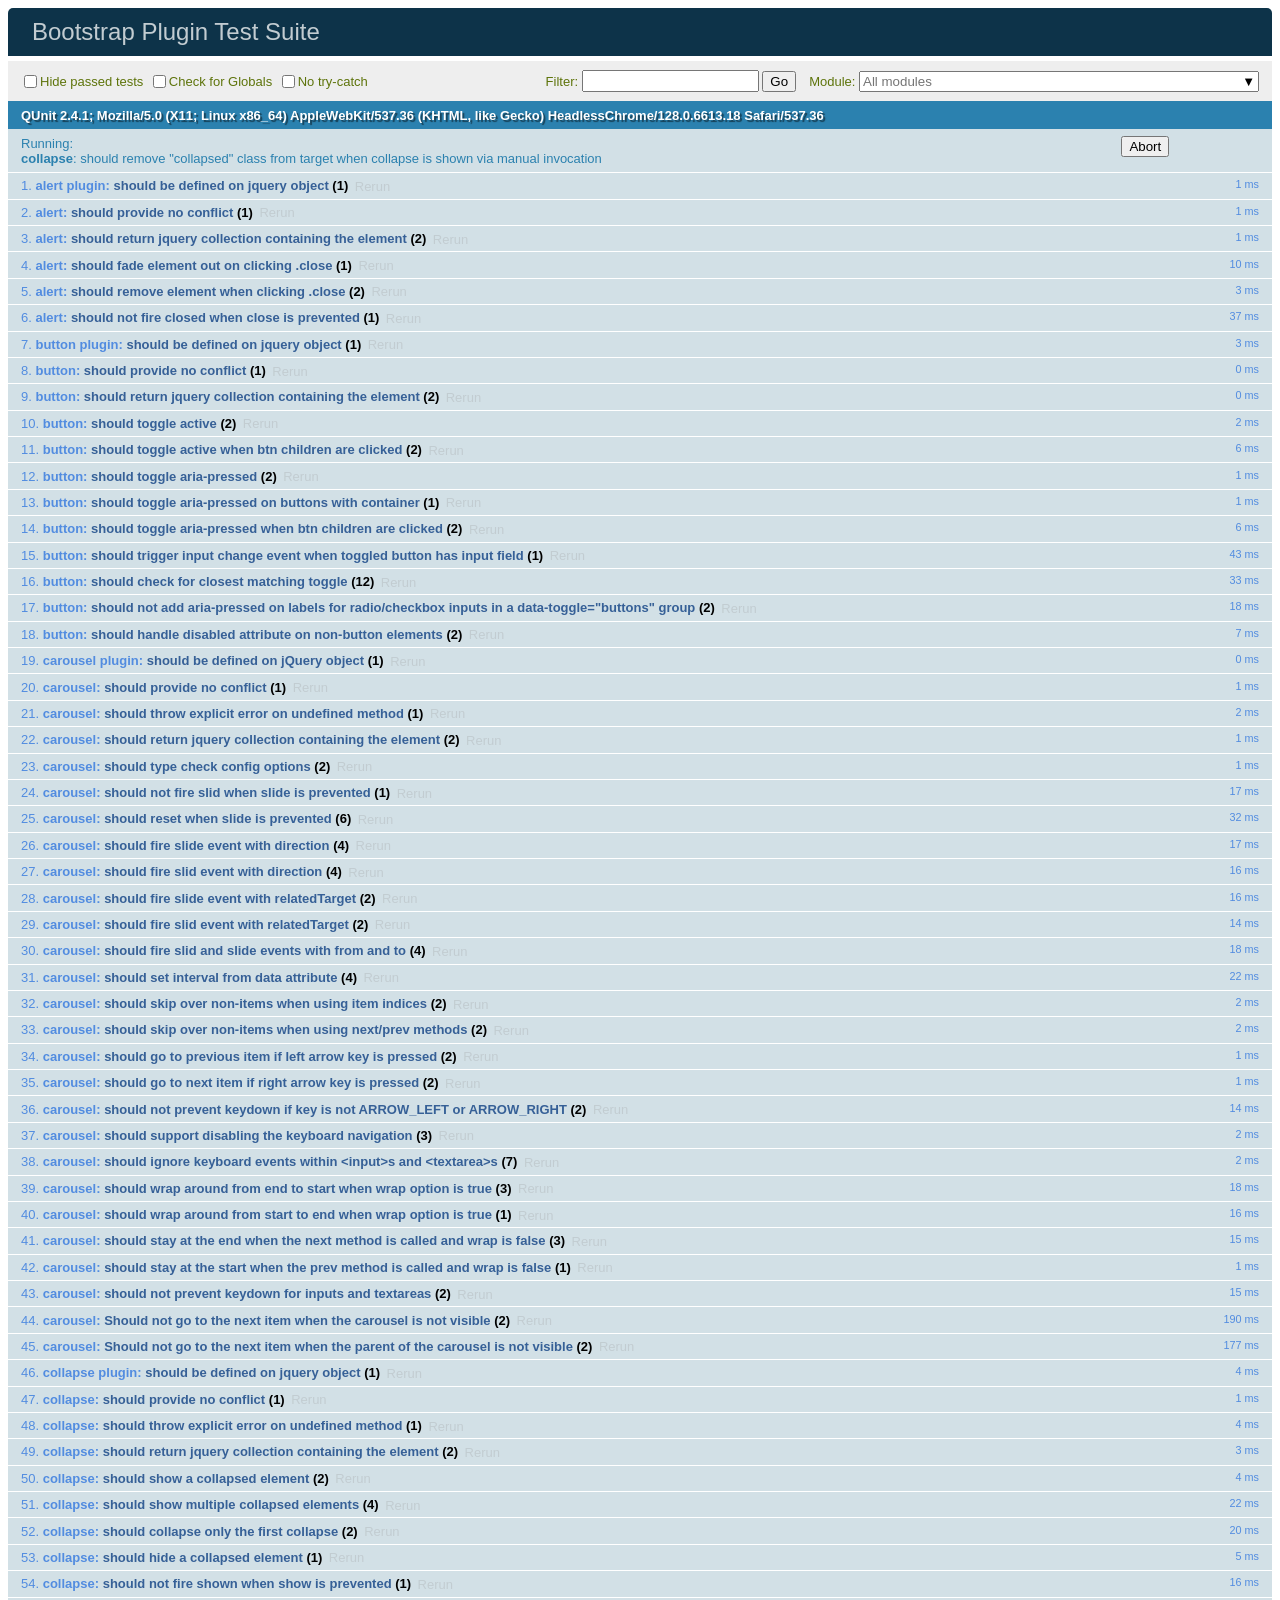
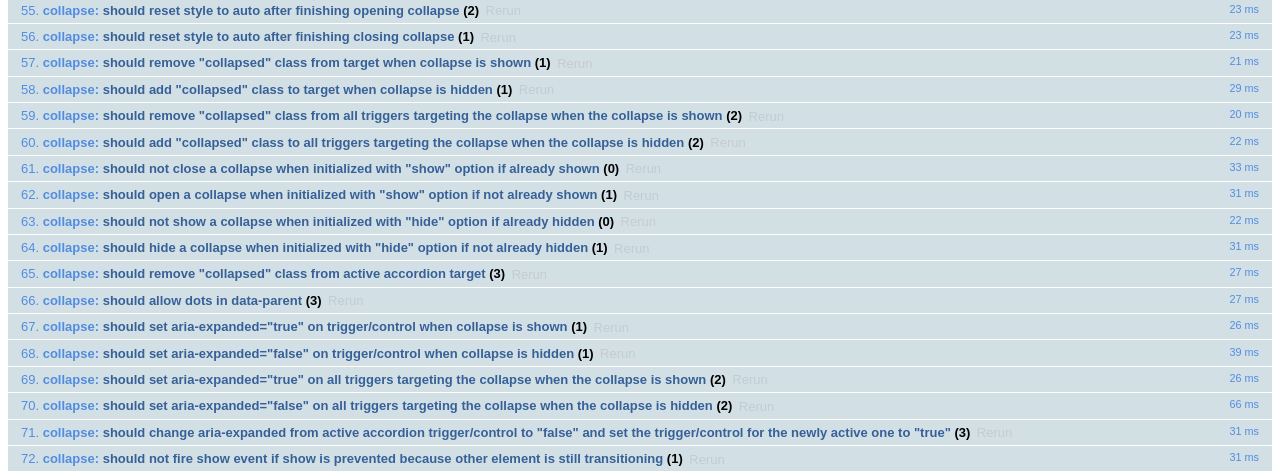
<file: main/MainApp/trading/bower_components/bootstrap/js/tests/index.html>
<!doctype html>
<html lang="en">
  <head>
    <meta charset="utf-8">
    <meta name="viewport" content="width=device-width, initial-scale=1, shrink-to-fit=no">
    <title>Bootstrap Plugin Test Suite</title>

    <!-- jQuery -->
    <script>
      (function () {
        var path = '../../assets/js/vendor/jquery-slim.min.js'
        // get jquery param from the query string.
        var jQueryVersion = location.search.match(/[?&]jquery=(.*?)(?=&|$)/)

        // If a version was specified, use that version from our vendor folder
        if (jQueryVersion) {
          path = 'vendor/jquery-' + jQueryVersion[1] + '.min.js'
        }
        document.write('<script src="' + path + '"><\/script>')
      }())
    </script>
    <script src="../../assets/js/vendor/popper.min.js"></script>

    <!-- QUnit -->
    <link rel="stylesheet" href="vendor/qunit.css" media="screen">
    <script src="vendor/qunit.js"></script>

    <script>
      // Disable jQuery event aliases to ensure we don't accidentally use any of them
      [
        'blur',
        'focus',
        'focusin',
        'focusout',
        'resize',
        'scroll',
        'click',
        'dblclick',
        'mousedown',
        'mouseup',
        'mousemove',
        'mouseover',
        'mouseout',
        'mouseenter',
        'mouseleave',
        'change',
        'select',
        'submit',
        'keydown',
        'keypress',
        'keyup',
        'contextmenu'
      ].forEach(function(eventAlias) {
        $.fn[eventAlias] = function() {
          throw new Error('Using the ".' + eventAlias + '()" method is not allowed, so that Bootstrap can be compatible with custom jQuery builds which exclude the "event aliases" module that defines said method. See https://github.com/twbs/bootstrap/blob/master/CONTRIBUTING.md#js')
        }
      })

      // Require assert.expect in each test
      QUnit.config.requireExpects = true

      // See https://github.com/axemclion/grunt-saucelabs#test-result-details-with-qunit
      var log = []
      var testName

      QUnit.done(function(testResults) {
        var tests = []
        for (var i = 0; i < log.length; i++) {
          var details = log[i]
          tests.push({
            name: details.name,
            result: details.result,
            expected: details.expected,
            actual: details.actual,
            source: details.source
          })
        }
        testResults.tests = tests

        window.global_test_results = testResults
      })

      QUnit.testStart(function(testDetails) {
        QUnit.log(function(details) {
          if (!details.result) {
            details.name = testDetails.name
            log.push(details)
          }
        })
      })

      // Display fixture on-screen on iOS to avoid false positives
      // See https://github.com/twbs/bootstrap/pull/15955
      if (/iPhone|iPad|iPod/.test(navigator.userAgent)) {
        QUnit.begin(function() {
          $('#qunit-fixture').css({ top: 0, left: 0 })
        })

        QUnit.done(function() {
          $('#qunit-fixture').css({ top: '', left: '' })
        })
      }
    </script>

    <!-- Transpiled Plugins -->
    <script src="../dist/util.js"></script>
    <script src="../dist/alert.js"></script>
    <script src="../dist/button.js"></script>
    <script src="../dist/carousel.js"></script>
    <script src="../dist/collapse.js"></script>
    <script src="../dist/dropdown.js"></script>
    <script src="../dist/modal.js"></script>
    <script src="../dist/scrollspy.js"></script>
    <script src="../dist/tab.js"></script>
    <script src="../dist/tooltip.js"></script>
    <script src="../dist/popover.js"></script>

    <!-- Unit Tests -->
    <script src="unit/alert.js"></script>
    <script src="unit/button.js"></script>
    <script src="unit/carousel.js"></script>
    <script src="unit/collapse.js"></script>
    <script src="unit/dropdown.js"></script>
    <script src="unit/modal.js"></script>
    <script src="unit/scrollspy.js"></script>
    <script src="unit/tab.js"></script>
    <script src="unit/tooltip.js"></script>
    <script src="unit/popover.js"></script>
    <script src="unit/util.js"></script>
  </head>
  <body>
    <div id="qunit-container">
      <div id="qunit"></div>
      <div id="qunit-fixture"></div>
    </div>
  </body>
</html>
</file>
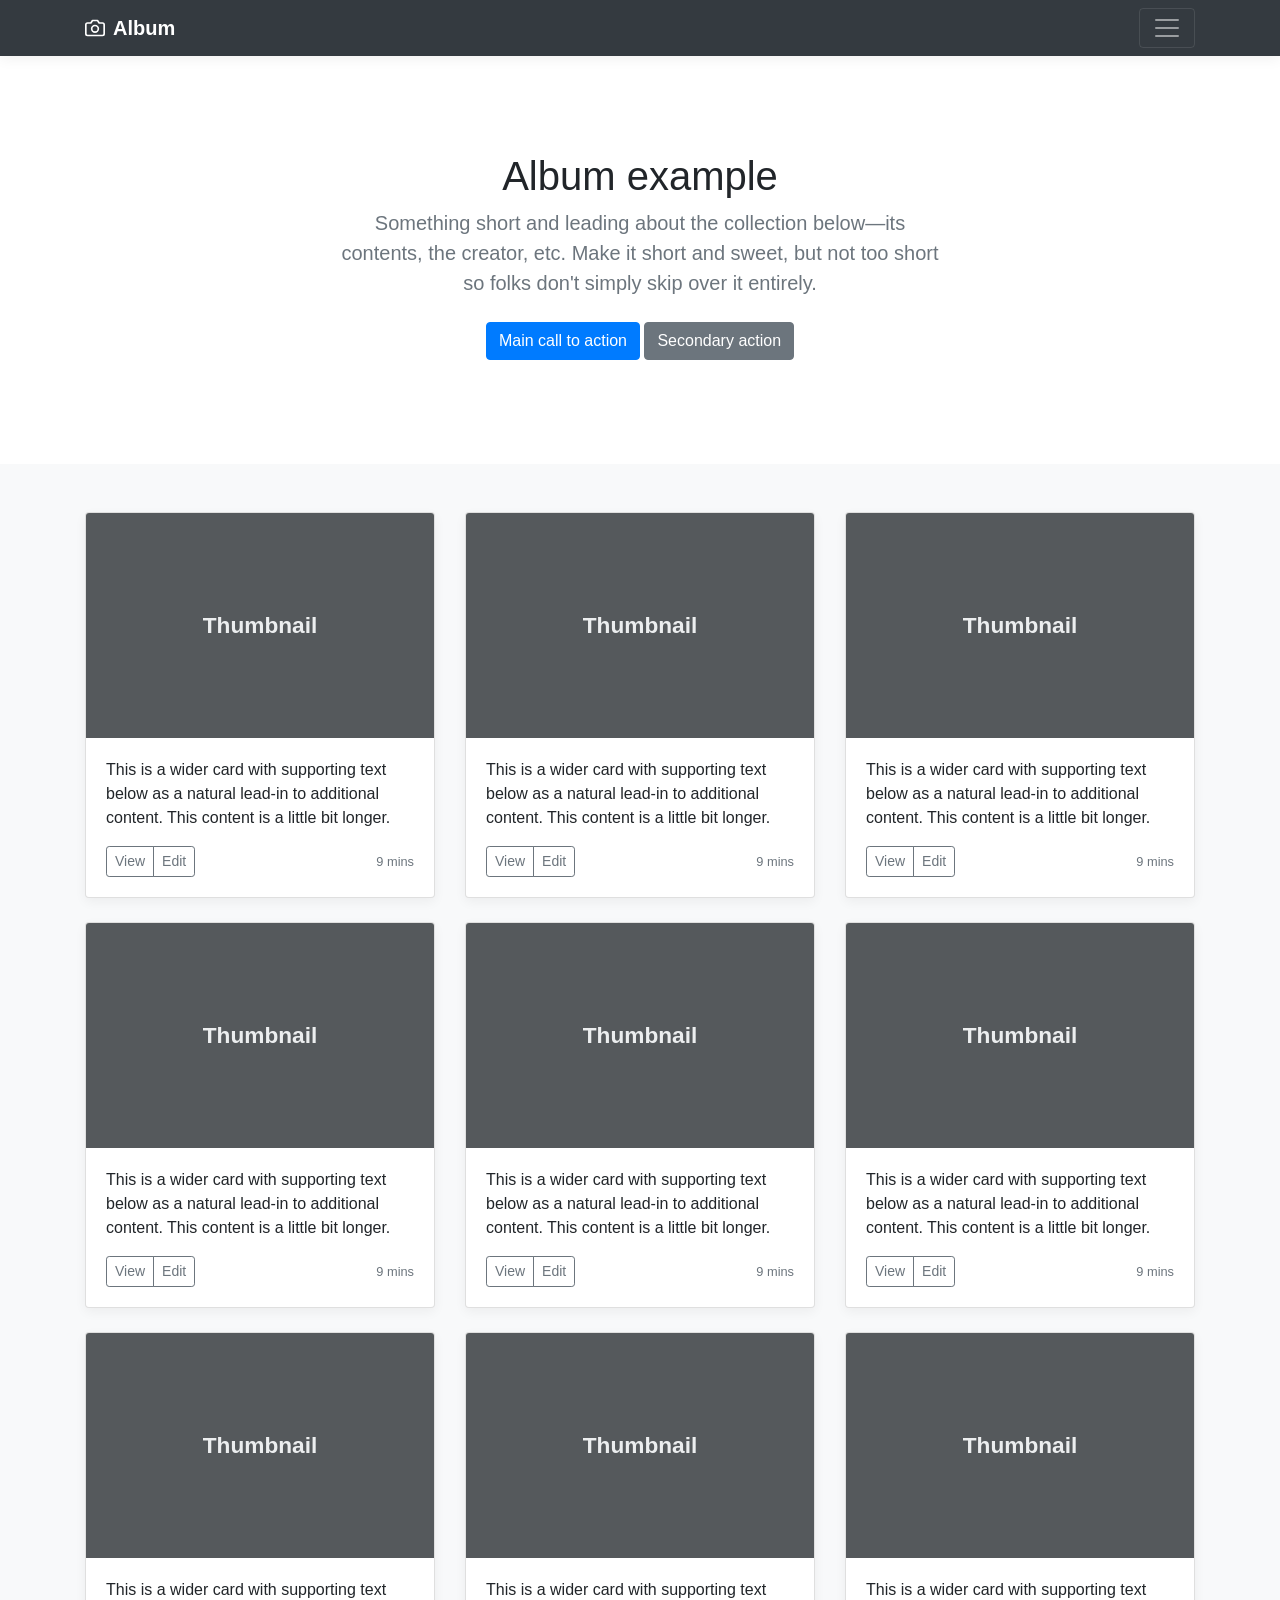
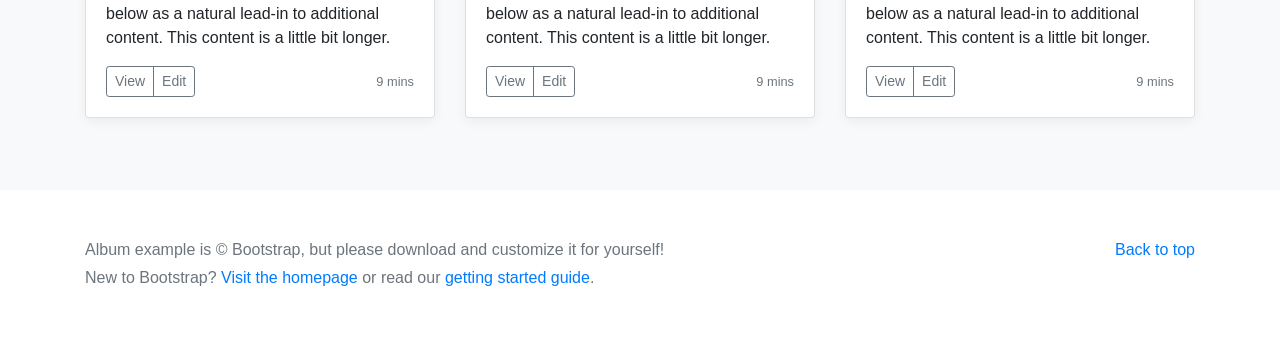
<file: main/MainApp/trading/bower_components/bootstrap/docs/4.0/examples/album/index.html>
<!doctype html>
<html lang="en">
  <head>
    <meta charset="utf-8">
    <meta name="viewport" content="width=device-width, initial-scale=1, shrink-to-fit=no">
    <meta name="description" content="">
    <meta name="author" content="">
    <link rel="icon" href="../../../../favicon.ico">

    <title>Album example for Bootstrap</title>

    <!-- Bootstrap core CSS -->
    <link href="../../../../dist/css/bootstrap.min.css" rel="stylesheet">

    <!-- Custom styles for this template -->
    <link href="album.css" rel="stylesheet">
  </head>

  <body>

    <header>
      <div class="collapse bg-dark" id="navbarHeader">
        <div class="container">
          <div class="row">
            <div class="col-sm-8 col-md-7 py-4">
              <h4 class="text-white">About</h4>
              <p class="text-muted">Add some information about the album below, the author, or any other background context. Make it a few sentences long so folks can pick up some informative tidbits. Then, link them off to some social networking sites or contact information.</p>
            </div>
            <div class="col-sm-4 offset-md-1 py-4">
              <h4 class="text-white">Contact</h4>
              <ul class="list-unstyled">
                <li><a href="#" class="text-white">Follow on Twitter</a></li>
                <li><a href="#" class="text-white">Like on Facebook</a></li>
                <li><a href="#" class="text-white">Email me</a></li>
              </ul>
            </div>
          </div>
        </div>
      </div>
      <div class="navbar navbar-dark bg-dark box-shadow">
        <div class="container d-flex justify-content-between">
          <a href="#" class="navbar-brand d-flex align-items-center">
            <svg xmlns="http://www.w3.org/2000/svg" width="20" height="20" viewBox="0 0 24 24" fill="none" stroke="currentColor" stroke-width="2" stroke-linecap="round" stroke-linejoin="round" class="mr-2"><path d="M23 19a2 2 0 0 1-2 2H3a2 2 0 0 1-2-2V8a2 2 0 0 1 2-2h4l2-3h6l2 3h4a2 2 0 0 1 2 2z"></path><circle cx="12" cy="13" r="4"></circle></svg>
            <strong>Album</strong>
          </a>
          <button class="navbar-toggler" type="button" data-toggle="collapse" data-target="#navbarHeader" aria-controls="navbarHeader" aria-expanded="false" aria-label="Toggle navigation">
            <span class="navbar-toggler-icon"></span>
          </button>
        </div>
      </div>
    </header>

    <main role="main">

      <section class="jumbotron text-center">
        <div class="container">
          <h1 class="jumbotron-heading">Album example</h1>
          <p class="lead text-muted">Something short and leading about the collection below—its contents, the creator, etc. Make it short and sweet, but not too short so folks don't simply skip over it entirely.</p>
          <p>
            <a href="#" class="btn btn-primary my-2">Main call to action</a>
            <a href="#" class="btn btn-secondary my-2">Secondary action</a>
          </p>
        </div>
      </section>

      <div class="album py-5 bg-light">
        <div class="container">

          <div class="row">
            <div class="col-md-4">
              <div class="card mb-4 box-shadow">
                <img class="card-img-top" data-src="holder.js/100px225?theme=thumb&bg=55595c&fg=eceeef&text=Thumbnail" alt="Card image cap">
                <div class="card-body">
                  <p class="card-text">This is a wider card with supporting text below as a natural lead-in to additional content. This content is a little bit longer.</p>
                  <div class="d-flex justify-content-between align-items-center">
                    <div class="btn-group">
                      <button type="button" class="btn btn-sm btn-outline-secondary">View</button>
                      <button type="button" class="btn btn-sm btn-outline-secondary">Edit</button>
                    </div>
                    <small class="text-muted">9 mins</small>
                  </div>
                </div>
              </div>
            </div>
            <div class="col-md-4">
              <div class="card mb-4 box-shadow">
                <img class="card-img-top" data-src="holder.js/100px225?theme=thumb&bg=55595c&fg=eceeef&text=Thumbnail" alt="Card image cap">
                <div class="card-body">
                  <p class="card-text">This is a wider card with supporting text below as a natural lead-in to additional content. This content is a little bit longer.</p>
                  <div class="d-flex justify-content-between align-items-center">
                    <div class="btn-group">
                      <button type="button" class="btn btn-sm btn-outline-secondary">View</button>
                      <button type="button" class="btn btn-sm btn-outline-secondary">Edit</button>
                    </div>
                    <small class="text-muted">9 mins</small>
                  </div>
                </div>
              </div>
            </div>
            <div class="col-md-4">
              <div class="card mb-4 box-shadow">
                <img class="card-img-top" data-src="holder.js/100px225?theme=thumb&bg=55595c&fg=eceeef&text=Thumbnail" alt="Card image cap">
                <div class="card-body">
                  <p class="card-text">This is a wider card with supporting text below as a natural lead-in to additional content. This content is a little bit longer.</p>
                  <div class="d-flex justify-content-between align-items-center">
                    <div class="btn-group">
                      <button type="button" class="btn btn-sm btn-outline-secondary">View</button>
                      <button type="button" class="btn btn-sm btn-outline-secondary">Edit</button>
                    </div>
                    <small class="text-muted">9 mins</small>
                  </div>
                </div>
              </div>
            </div>

            <div class="col-md-4">
              <div class="card mb-4 box-shadow">
                <img class="card-img-top" data-src="holder.js/100px225?theme=thumb&bg=55595c&fg=eceeef&text=Thumbnail" alt="Card image cap">
                <div class="card-body">
                  <p class="card-text">This is a wider card with supporting text below as a natural lead-in to additional content. This content is a little bit longer.</p>
                  <div class="d-flex justify-content-between align-items-center">
                    <div class="btn-group">
                      <button type="button" class="btn btn-sm btn-outline-secondary">View</button>
                      <button type="button" class="btn btn-sm btn-outline-secondary">Edit</button>
                    </div>
                    <small class="text-muted">9 mins</small>
                  </div>
                </div>
              </div>
            </div>
            <div class="col-md-4">
              <div class="card mb-4 box-shadow">
                <img class="card-img-top" data-src="holder.js/100px225?theme=thumb&bg=55595c&fg=eceeef&text=Thumbnail" alt="Card image cap">
                <div class="card-body">
                  <p class="card-text">This is a wider card with supporting text below as a natural lead-in to additional content. This content is a little bit longer.</p>
                  <div class="d-flex justify-content-between align-items-center">
                    <div class="btn-group">
                      <button type="button" class="btn btn-sm btn-outline-secondary">View</button>
                      <button type="button" class="btn btn-sm btn-outline-secondary">Edit</button>
                    </div>
                    <small class="text-muted">9 mins</small>
                  </div>
                </div>
              </div>
            </div>
            <div class="col-md-4">
              <div class="card mb-4 box-shadow">
                <img class="card-img-top" data-src="holder.js/100px225?theme=thumb&bg=55595c&fg=eceeef&text=Thumbnail" alt="Card image cap">
                <div class="card-body">
                  <p class="card-text">This is a wider card with supporting text below as a natural lead-in to additional content. This content is a little bit longer.</p>
                  <div class="d-flex justify-content-between align-items-center">
                    <div class="btn-group">
                      <button type="button" class="btn btn-sm btn-outline-secondary">View</button>
                      <button type="button" class="btn btn-sm btn-outline-secondary">Edit</button>
                    </div>
                    <small class="text-muted">9 mins</small>
                  </div>
                </div>
              </div>
            </div>

            <div class="col-md-4">
              <div class="card mb-4 box-shadow">
                <img class="card-img-top" data-src="holder.js/100px225?theme=thumb&bg=55595c&fg=eceeef&text=Thumbnail" alt="Card image cap">
                <div class="card-body">
                  <p class="card-text">This is a wider card with supporting text below as a natural lead-in to additional content. This content is a little bit longer.</p>
                  <div class="d-flex justify-content-between align-items-center">
                    <div class="btn-group">
                      <button type="button" class="btn btn-sm btn-outline-secondary">View</button>
                      <button type="button" class="btn btn-sm btn-outline-secondary">Edit</button>
                    </div>
                    <small class="text-muted">9 mins</small>
                  </div>
                </div>
              </div>
            </div>
            <div class="col-md-4">
              <div class="card mb-4 box-shadow">
                <img class="card-img-top" data-src="holder.js/100px225?theme=thumb&bg=55595c&fg=eceeef&text=Thumbnail" alt="Card image cap">
                <div class="card-body">
                  <p class="card-text">This is a wider card with supporting text below as a natural lead-in to additional content. This content is a little bit longer.</p>
                  <div class="d-flex justify-content-between align-items-center">
                    <div class="btn-group">
                      <button type="button" class="btn btn-sm btn-outline-secondary">View</button>
                      <button type="button" class="btn btn-sm btn-outline-secondary">Edit</button>
                    </div>
                    <small class="text-muted">9 mins</small>
                  </div>
                </div>
              </div>
            </div>
            <div class="col-md-4">
              <div class="card mb-4 box-shadow">
                <img class="card-img-top" data-src="holder.js/100px225?theme=thumb&bg=55595c&fg=eceeef&text=Thumbnail" alt="Card image cap">
                <div class="card-body">
                  <p class="card-text">This is a wider card with supporting text below as a natural lead-in to additional content. This content is a little bit longer.</p>
                  <div class="d-flex justify-content-between align-items-center">
                    <div class="btn-group">
                      <button type="button" class="btn btn-sm btn-outline-secondary">View</button>
                      <button type="button" class="btn btn-sm btn-outline-secondary">Edit</button>
                    </div>
                    <small class="text-muted">9 mins</small>
                  </div>
                </div>
              </div>
            </div>
          </div>
        </div>
      </div>

    </main>

    <footer class="text-muted">
      <div class="container">
        <p class="float-right">
          <a href="#">Back to top</a>
        </p>
        <p>Album example is &copy; Bootstrap, but please download and customize it for yourself!</p>
        <p>New to Bootstrap? <a href="../../">Visit the homepage</a> or read our <a href="../../getting-started/">getting started guide</a>.</p>
      </div>
    </footer>

    <!-- Bootstrap core JavaScript
    ================================================== -->
    <!-- Placed at the end of the document so the pages load faster -->
    <script src="https://code.jquery.com/jquery-3.2.1.slim.min.js" integrity="sha384-KJ3o2DKtIkvYIK3UENzmM7KCkRr/rE9/Qpg6aAZGJwFDMVNA/GpGFF93hXpG5KkN" crossorigin="anonymous"></script>
    <script>window.jQuery || document.write('<script src="../../../../assets/js/vendor/jquery-slim.min.js"><\/script>')</script>
    <script src="../../../../assets/js/vendor/popper.min.js"></script>
    <script src="../../../../dist/js/bootstrap.min.js"></script>
    <script src="../../../../assets/js/vendor/holder.min.js"></script>
  </body>
</html>
</file>
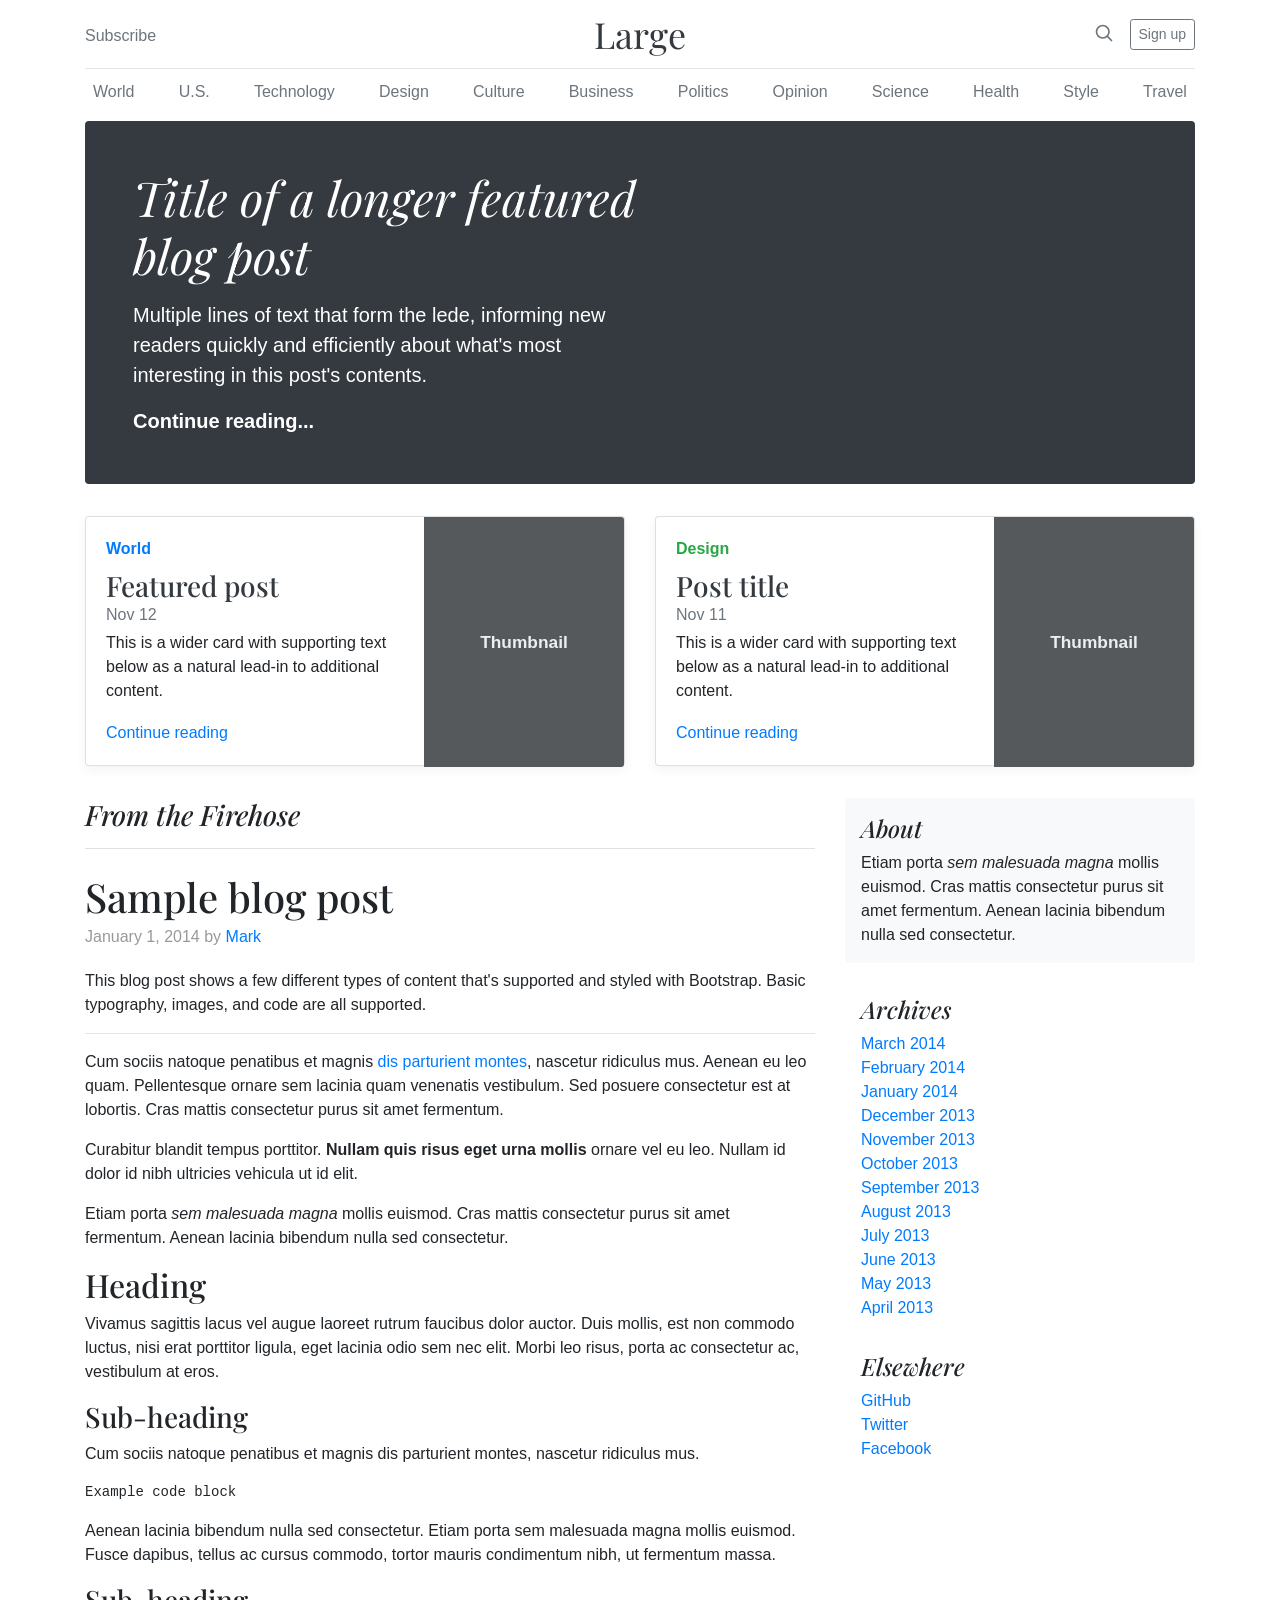
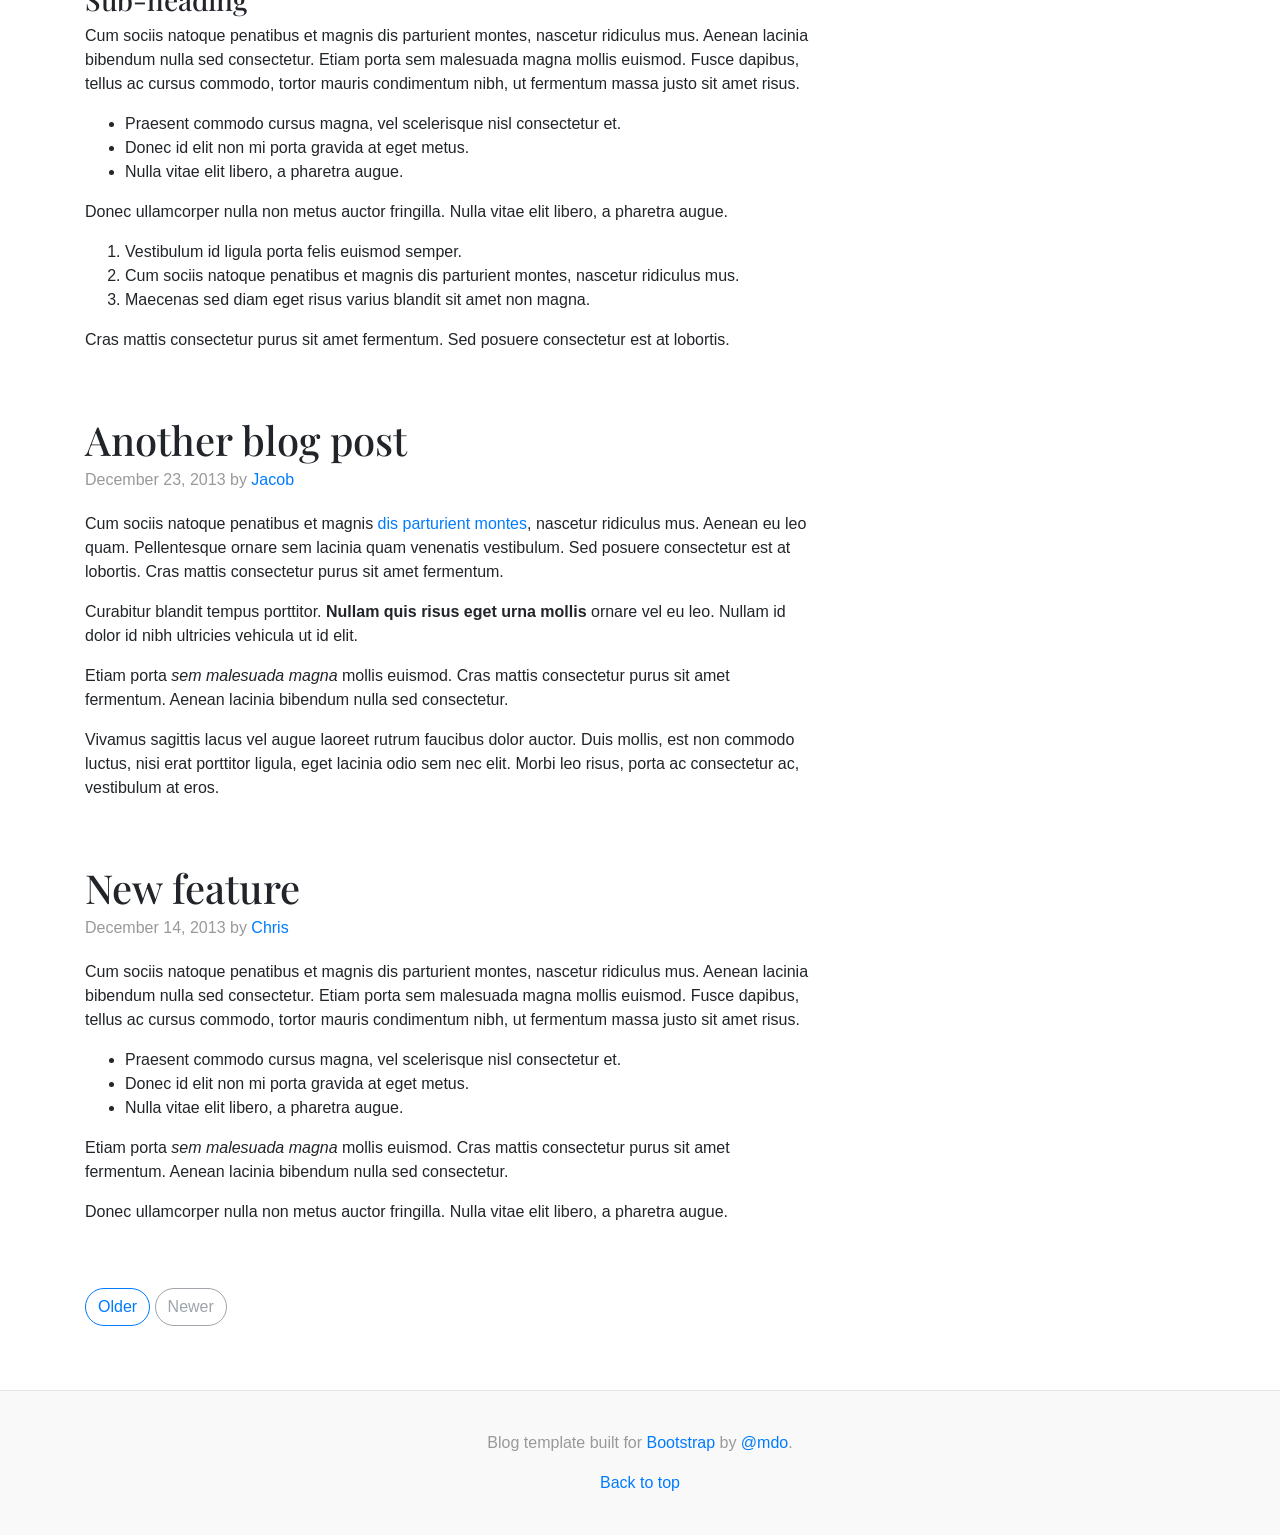
<file: main/MainApp/trading/bower_components/bootstrap/docs/4.0/examples/blog/index.html>
<!doctype html>
<html lang="en">
  <head>
    <meta charset="utf-8">
    <meta name="viewport" content="width=device-width, initial-scale=1, shrink-to-fit=no">
    <meta name="description" content="">
    <meta name="author" content="">
    <link rel="icon" href="../../../../favicon.ico">

    <title>Blog Template for Bootstrap</title>

    <!-- Bootstrap core CSS -->
    <link href="../../../../dist/css/bootstrap.min.css" rel="stylesheet">

    <!-- Custom styles for this template -->
    <link href="https://fonts.googleapis.com/css?family=Playfair+Display:700,900" rel="stylesheet">
    <link href="blog.css" rel="stylesheet">
  </head>

  <body>

    <div class="container">
      <header class="blog-header py-3">
        <div class="row flex-nowrap justify-content-between align-items-center">
          <div class="col-4 pt-1">
            <a class="text-muted" href="#">Subscribe</a>
          </div>
          <div class="col-4 text-center">
            <a class="blog-header-logo text-dark" href="#">Large</a>
          </div>
          <div class="col-4 d-flex justify-content-end align-items-center">
            <a class="text-muted" href="#">
              <svg xmlns="http://www.w3.org/2000/svg" width="20" height="20" viewBox="0 0 24 24" fill="none" stroke="currentColor" stroke-width="2" stroke-linecap="round" stroke-linejoin="round" class="mx-3"><circle cx="10.5" cy="10.5" r="7.5"></circle><line x1="21" y1="21" x2="15.8" y2="15.8"></line></svg>
            </a>
            <a class="btn btn-sm btn-outline-secondary" href="#">Sign up</a>
          </div>
        </div>
      </header>

      <div class="nav-scroller py-1 mb-2">
        <nav class="nav d-flex justify-content-between">
          <a class="p-2 text-muted" href="#">World</a>
          <a class="p-2 text-muted" href="#">U.S.</a>
          <a class="p-2 text-muted" href="#">Technology</a>
          <a class="p-2 text-muted" href="#">Design</a>
          <a class="p-2 text-muted" href="#">Culture</a>
          <a class="p-2 text-muted" href="#">Business</a>
          <a class="p-2 text-muted" href="#">Politics</a>
          <a class="p-2 text-muted" href="#">Opinion</a>
          <a class="p-2 text-muted" href="#">Science</a>
          <a class="p-2 text-muted" href="#">Health</a>
          <a class="p-2 text-muted" href="#">Style</a>
          <a class="p-2 text-muted" href="#">Travel</a>
        </nav>
      </div>

      <div class="jumbotron p-3 p-md-5 text-white rounded bg-dark">
        <div class="col-md-6 px-0">
          <h1 class="display-4 font-italic">Title of a longer featured blog post</h1>
          <p class="lead my-3">Multiple lines of text that form the lede, informing new readers quickly and efficiently about what's most interesting in this post's contents.</p>
          <p class="lead mb-0"><a href="#" class="text-white font-weight-bold">Continue reading...</a></p>
        </div>
      </div>

      <div class="row mb-2">
        <div class="col-md-6">
          <div class="card flex-md-row mb-4 box-shadow h-md-250">
            <div class="card-body d-flex flex-column align-items-start">
              <strong class="d-inline-block mb-2 text-primary">World</strong>
              <h3 class="mb-0">
                <a class="text-dark" href="#">Featured post</a>
              </h3>
              <div class="mb-1 text-muted">Nov 12</div>
              <p class="card-text mb-auto">This is a wider card with supporting text below as a natural lead-in to additional content.</p>
              <a href="#">Continue reading</a>
            </div>
            <img class="card-img-right flex-auto d-none d-md-block" data-src="holder.js/200x250?theme=thumb" alt="Card image cap">
          </div>
        </div>
        <div class="col-md-6">
          <div class="card flex-md-row mb-4 box-shadow h-md-250">
            <div class="card-body d-flex flex-column align-items-start">
              <strong class="d-inline-block mb-2 text-success">Design</strong>
              <h3 class="mb-0">
                <a class="text-dark" href="#">Post title</a>
              </h3>
              <div class="mb-1 text-muted">Nov 11</div>
              <p class="card-text mb-auto">This is a wider card with supporting text below as a natural lead-in to additional content.</p>
              <a href="#">Continue reading</a>
            </div>
            <img class="card-img-right flex-auto d-none d-md-block" data-src="holder.js/200x250?theme=thumb" alt="Card image cap">
          </div>
        </div>
      </div>
    </div>

    <main role="main" class="container">
      <div class="row">
        <div class="col-md-8 blog-main">
          <h3 class="pb-3 mb-4 font-italic border-bottom">
            From the Firehose
          </h3>

          <div class="blog-post">
            <h2 class="blog-post-title">Sample blog post</h2>
            <p class="blog-post-meta">January 1, 2014 by <a href="#">Mark</a></p>

            <p>This blog post shows a few different types of content that's supported and styled with Bootstrap. Basic typography, images, and code are all supported.</p>
            <hr>
            <p>Cum sociis natoque penatibus et magnis <a href="#">dis parturient montes</a>, nascetur ridiculus mus. Aenean eu leo quam. Pellentesque ornare sem lacinia quam venenatis vestibulum. Sed posuere consectetur est at lobortis. Cras mattis consectetur purus sit amet fermentum.</p>
            <blockquote>
              <p>Curabitur blandit tempus porttitor. <strong>Nullam quis risus eget urna mollis</strong> ornare vel eu leo. Nullam id dolor id nibh ultricies vehicula ut id elit.</p>
            </blockquote>
            <p>Etiam porta <em>sem malesuada magna</em> mollis euismod. Cras mattis consectetur purus sit amet fermentum. Aenean lacinia bibendum nulla sed consectetur.</p>
            <h2>Heading</h2>
            <p>Vivamus sagittis lacus vel augue laoreet rutrum faucibus dolor auctor. Duis mollis, est non commodo luctus, nisi erat porttitor ligula, eget lacinia odio sem nec elit. Morbi leo risus, porta ac consectetur ac, vestibulum at eros.</p>
            <h3>Sub-heading</h3>
            <p>Cum sociis natoque penatibus et magnis dis parturient montes, nascetur ridiculus mus.</p>
            <pre><code>Example code block</code></pre>
            <p>Aenean lacinia bibendum nulla sed consectetur. Etiam porta sem malesuada magna mollis euismod. Fusce dapibus, tellus ac cursus commodo, tortor mauris condimentum nibh, ut fermentum massa.</p>
            <h3>Sub-heading</h3>
            <p>Cum sociis natoque penatibus et magnis dis parturient montes, nascetur ridiculus mus. Aenean lacinia bibendum nulla sed consectetur. Etiam porta sem malesuada magna mollis euismod. Fusce dapibus, tellus ac cursus commodo, tortor mauris condimentum nibh, ut fermentum massa justo sit amet risus.</p>
            <ul>
              <li>Praesent commodo cursus magna, vel scelerisque nisl consectetur et.</li>
              <li>Donec id elit non mi porta gravida at eget metus.</li>
              <li>Nulla vitae elit libero, a pharetra augue.</li>
            </ul>
            <p>Donec ullamcorper nulla non metus auctor fringilla. Nulla vitae elit libero, a pharetra augue.</p>
            <ol>
              <li>Vestibulum id ligula porta felis euismod semper.</li>
              <li>Cum sociis natoque penatibus et magnis dis parturient montes, nascetur ridiculus mus.</li>
              <li>Maecenas sed diam eget risus varius blandit sit amet non magna.</li>
            </ol>
            <p>Cras mattis consectetur purus sit amet fermentum. Sed posuere consectetur est at lobortis.</p>
          </div><!-- /.blog-post -->

          <div class="blog-post">
            <h2 class="blog-post-title">Another blog post</h2>
            <p class="blog-post-meta">December 23, 2013 by <a href="#">Jacob</a></p>

            <p>Cum sociis natoque penatibus et magnis <a href="#">dis parturient montes</a>, nascetur ridiculus mus. Aenean eu leo quam. Pellentesque ornare sem lacinia quam venenatis vestibulum. Sed posuere consectetur est at lobortis. Cras mattis consectetur purus sit amet fermentum.</p>
            <blockquote>
              <p>Curabitur blandit tempus porttitor. <strong>Nullam quis risus eget urna mollis</strong> ornare vel eu leo. Nullam id dolor id nibh ultricies vehicula ut id elit.</p>
            </blockquote>
            <p>Etiam porta <em>sem malesuada magna</em> mollis euismod. Cras mattis consectetur purus sit amet fermentum. Aenean lacinia bibendum nulla sed consectetur.</p>
            <p>Vivamus sagittis lacus vel augue laoreet rutrum faucibus dolor auctor. Duis mollis, est non commodo luctus, nisi erat porttitor ligula, eget lacinia odio sem nec elit. Morbi leo risus, porta ac consectetur ac, vestibulum at eros.</p>
          </div><!-- /.blog-post -->

          <div class="blog-post">
            <h2 class="blog-post-title">New feature</h2>
            <p class="blog-post-meta">December 14, 2013 by <a href="#">Chris</a></p>

            <p>Cum sociis natoque penatibus et magnis dis parturient montes, nascetur ridiculus mus. Aenean lacinia bibendum nulla sed consectetur. Etiam porta sem malesuada magna mollis euismod. Fusce dapibus, tellus ac cursus commodo, tortor mauris condimentum nibh, ut fermentum massa justo sit amet risus.</p>
            <ul>
              <li>Praesent commodo cursus magna, vel scelerisque nisl consectetur et.</li>
              <li>Donec id elit non mi porta gravida at eget metus.</li>
              <li>Nulla vitae elit libero, a pharetra augue.</li>
            </ul>
            <p>Etiam porta <em>sem malesuada magna</em> mollis euismod. Cras mattis consectetur purus sit amet fermentum. Aenean lacinia bibendum nulla sed consectetur.</p>
            <p>Donec ullamcorper nulla non metus auctor fringilla. Nulla vitae elit libero, a pharetra augue.</p>
          </div><!-- /.blog-post -->

          <nav class="blog-pagination">
            <a class="btn btn-outline-primary" href="#">Older</a>
            <a class="btn btn-outline-secondary disabled" href="#">Newer</a>
          </nav>

        </div><!-- /.blog-main -->

        <aside class="col-md-4 blog-sidebar">
          <div class="p-3 mb-3 bg-light rounded">
            <h4 class="font-italic">About</h4>
            <p class="mb-0">Etiam porta <em>sem malesuada magna</em> mollis euismod. Cras mattis consectetur purus sit amet fermentum. Aenean lacinia bibendum nulla sed consectetur.</p>
          </div>

          <div class="p-3">
            <h4 class="font-italic">Archives</h4>
            <ol class="list-unstyled mb-0">
              <li><a href="#">March 2014</a></li>
              <li><a href="#">February 2014</a></li>
              <li><a href="#">January 2014</a></li>
              <li><a href="#">December 2013</a></li>
              <li><a href="#">November 2013</a></li>
              <li><a href="#">October 2013</a></li>
              <li><a href="#">September 2013</a></li>
              <li><a href="#">August 2013</a></li>
              <li><a href="#">July 2013</a></li>
              <li><a href="#">June 2013</a></li>
              <li><a href="#">May 2013</a></li>
              <li><a href="#">April 2013</a></li>
            </ol>
          </div>

          <div class="p-3">
            <h4 class="font-italic">Elsewhere</h4>
            <ol class="list-unstyled">
              <li><a href="#">GitHub</a></li>
              <li><a href="#">Twitter</a></li>
              <li><a href="#">Facebook</a></li>
            </ol>
          </div>
        </aside><!-- /.blog-sidebar -->

      </div><!-- /.row -->

    </main><!-- /.container -->

    <footer class="blog-footer">
      <p>Blog template built for <a href="https://getbootstrap.com/">Bootstrap</a> by <a href="https://twitter.com/mdo">@mdo</a>.</p>
      <p>
        <a href="#">Back to top</a>
      </p>
    </footer>

    <!-- Bootstrap core JavaScript
    ================================================== -->
    <!-- Placed at the end of the document so the pages load faster -->
    <script src="https://code.jquery.com/jquery-3.2.1.slim.min.js" integrity="sha384-KJ3o2DKtIkvYIK3UENzmM7KCkRr/rE9/Qpg6aAZGJwFDMVNA/GpGFF93hXpG5KkN" crossorigin="anonymous"></script>
    <script>window.jQuery || document.write('<script src="../../../../assets/js/vendor/jquery-slim.min.js"><\/script>')</script>
    <script src="../../../../assets/js/vendor/popper.min.js"></script>
    <script src="../../../../dist/js/bootstrap.min.js"></script>
    <script src="../../../../assets/js/vendor/holder.min.js"></script>
    <script>
      Holder.addTheme('thumb', {
        bg: '#55595c',
        fg: '#eceeef',
        text: 'Thumbnail'
      });
    </script>
  </body>
</html>
</file>
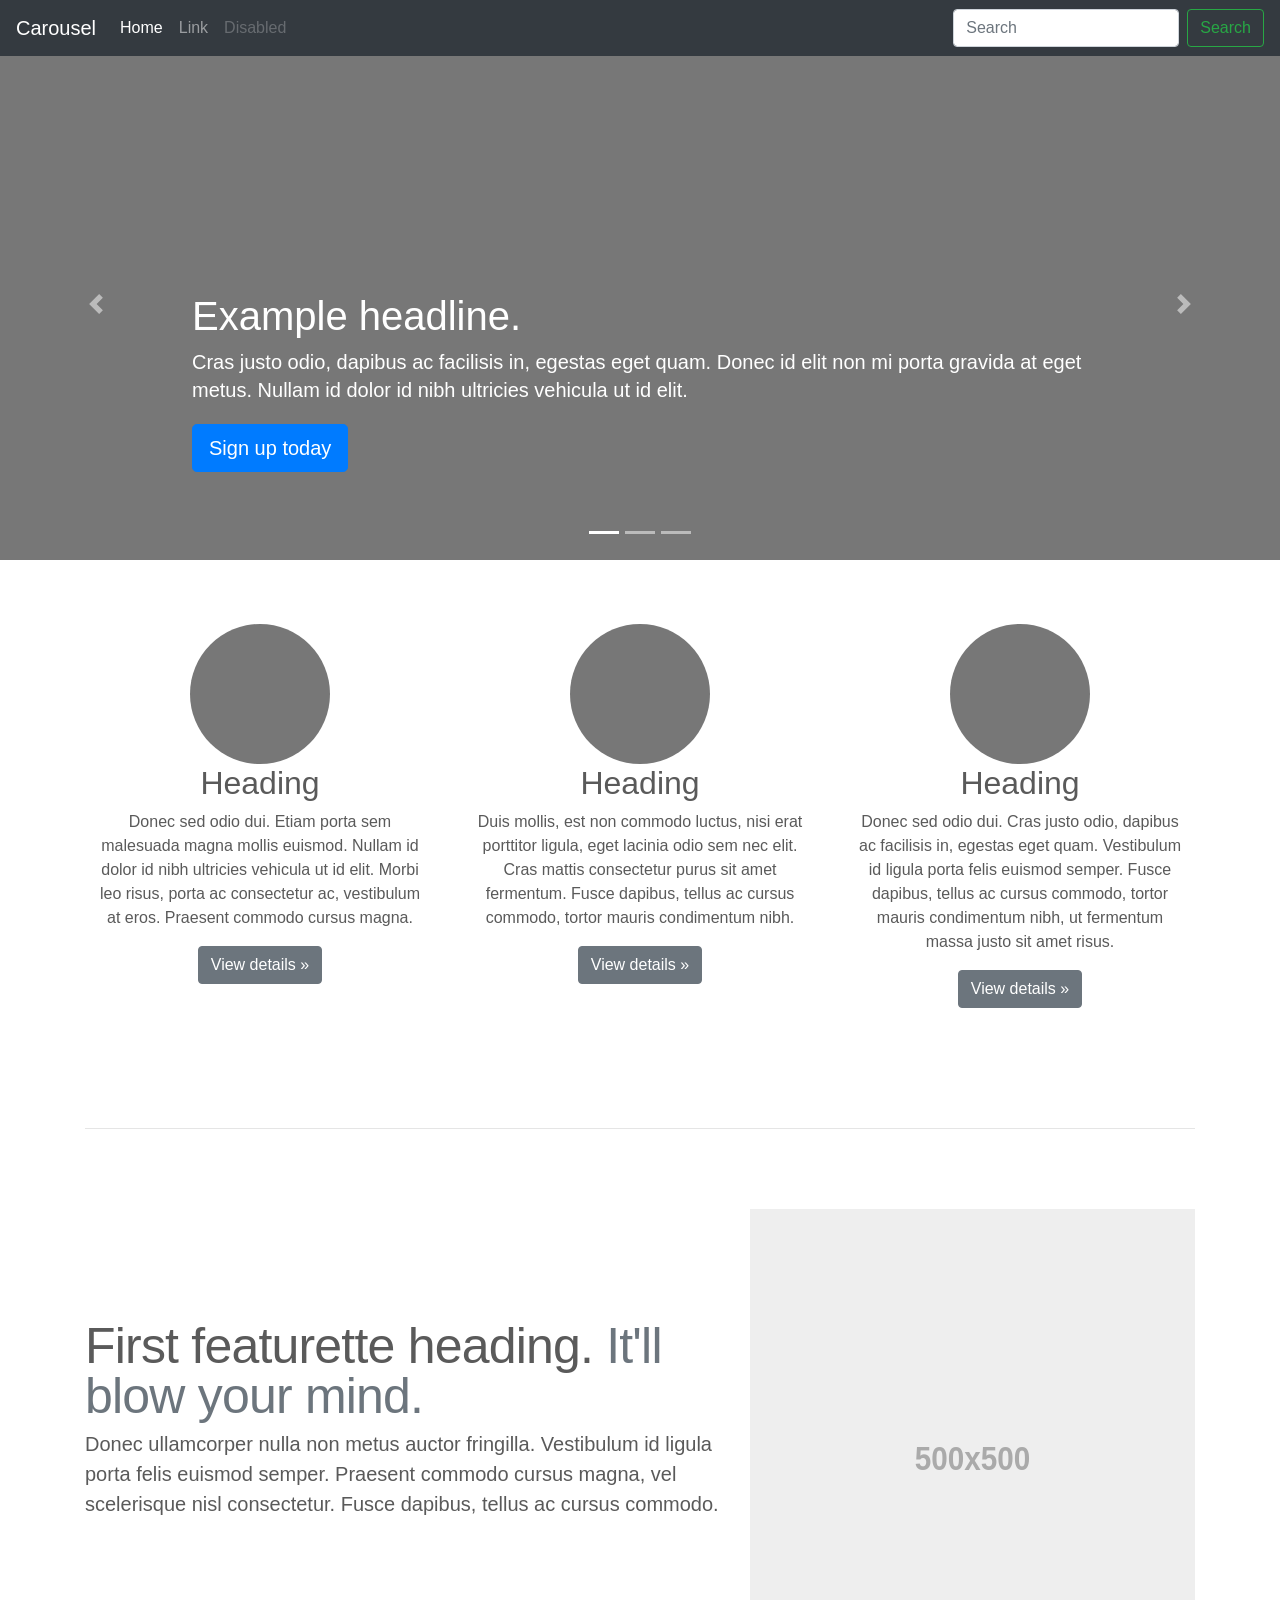
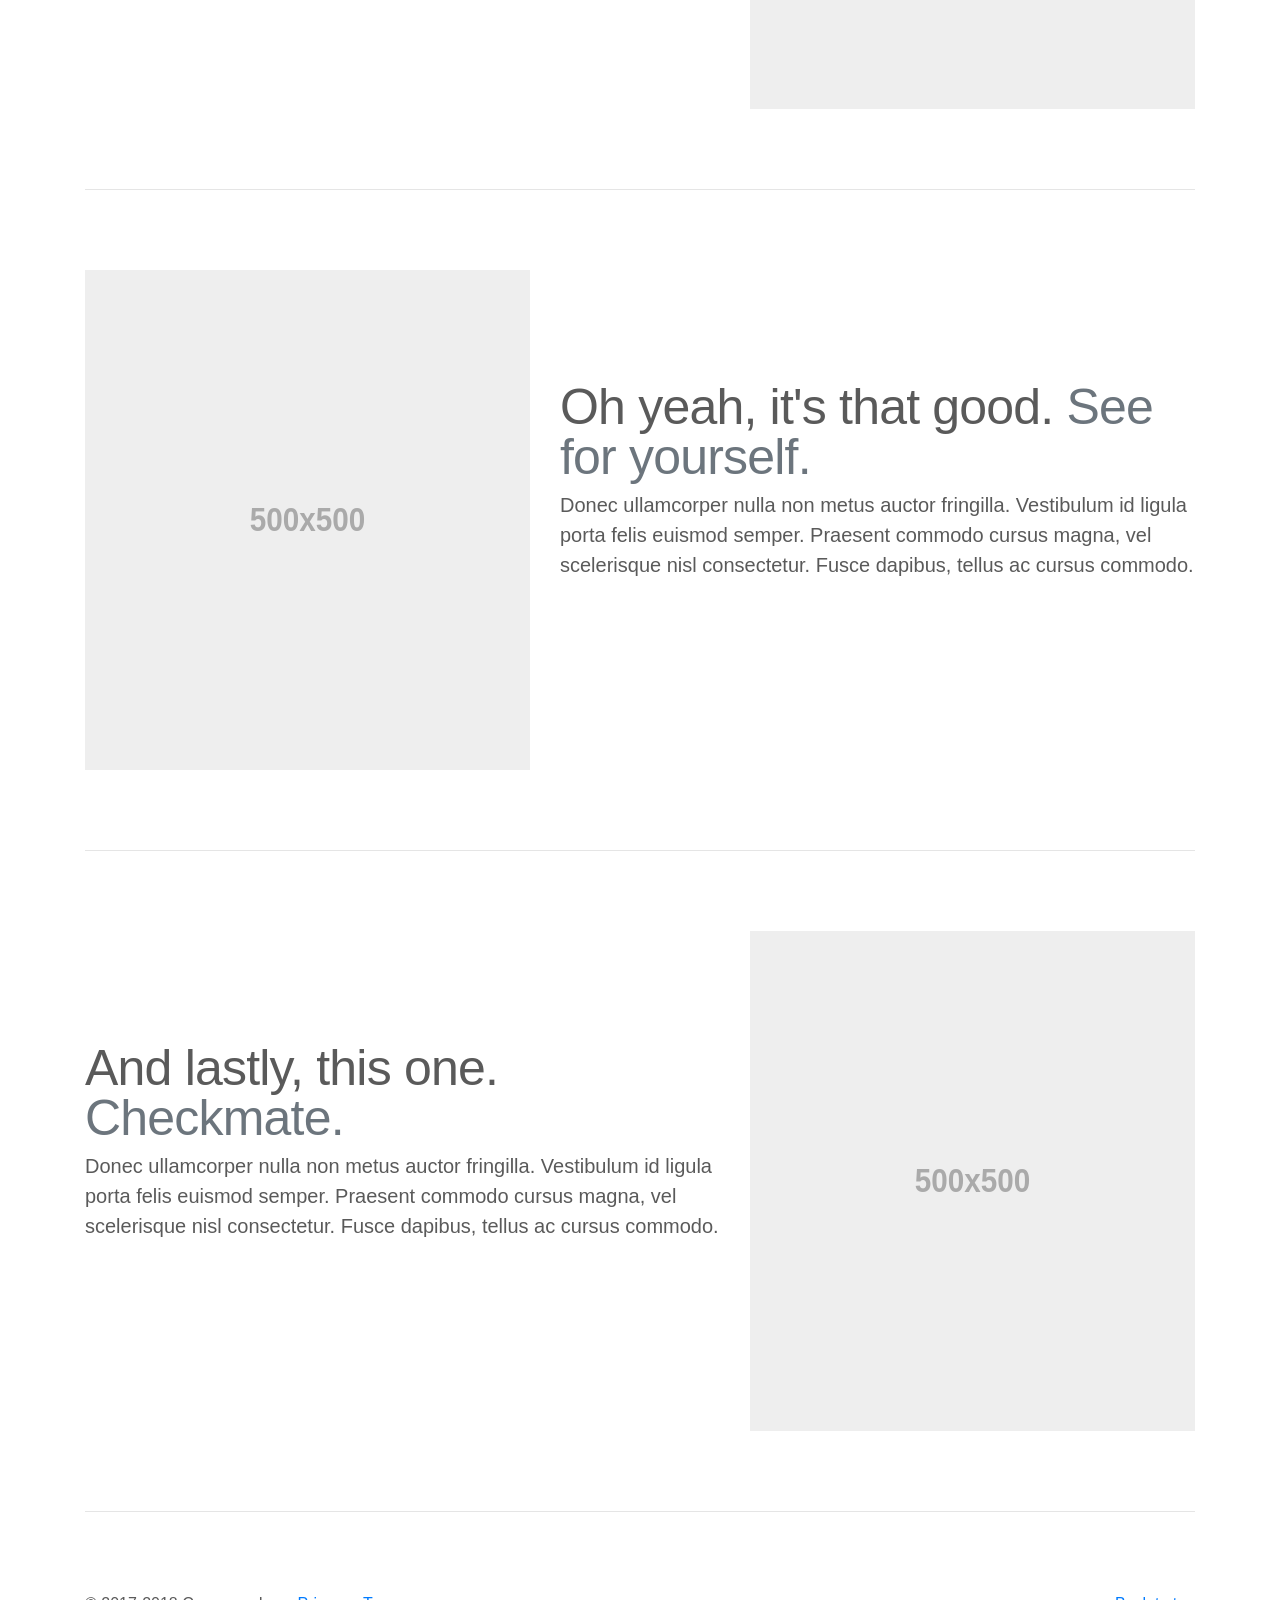
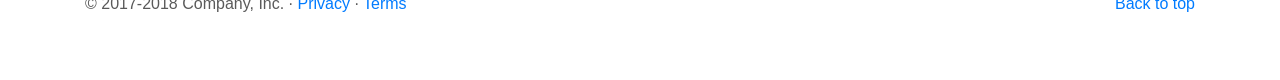
<file: main/MainApp/trading/bower_components/bootstrap/docs/4.0/examples/carousel/index.html>
<!doctype html>
<html lang="en">
  <head>
    <meta charset="utf-8">
    <meta name="viewport" content="width=device-width, initial-scale=1, shrink-to-fit=no">
    <meta name="description" content="">
    <meta name="author" content="">
    <link rel="icon" href="../../../../favicon.ico">

    <title>Carousel Template for Bootstrap</title>

    <!-- Bootstrap core CSS -->
    <link href="../../../../dist/css/bootstrap.min.css" rel="stylesheet">

    <!-- Custom styles for this template -->
    <link href="carousel.css" rel="stylesheet">
  </head>
  <body>

    <header>
      <nav class="navbar navbar-expand-md navbar-dark fixed-top bg-dark">
        <a class="navbar-brand" href="#">Carousel</a>
        <button class="navbar-toggler" type="button" data-toggle="collapse" data-target="#navbarCollapse" aria-controls="navbarCollapse" aria-expanded="false" aria-label="Toggle navigation">
          <span class="navbar-toggler-icon"></span>
        </button>
        <div class="collapse navbar-collapse" id="navbarCollapse">
          <ul class="navbar-nav mr-auto">
            <li class="nav-item active">
              <a class="nav-link" href="#">Home <span class="sr-only">(current)</span></a>
            </li>
            <li class="nav-item">
              <a class="nav-link" href="#">Link</a>
            </li>
            <li class="nav-item">
              <a class="nav-link disabled" href="#">Disabled</a>
            </li>
          </ul>
          <form class="form-inline mt-2 mt-md-0">
            <input class="form-control mr-sm-2" type="text" placeholder="Search" aria-label="Search">
            <button class="btn btn-outline-success my-2 my-sm-0" type="submit">Search</button>
          </form>
        </div>
      </nav>
    </header>

    <main role="main">

      <div id="myCarousel" class="carousel slide" data-ride="carousel">
        <ol class="carousel-indicators">
          <li data-target="#myCarousel" data-slide-to="0" class="active"></li>
          <li data-target="#myCarousel" data-slide-to="1"></li>
          <li data-target="#myCarousel" data-slide-to="2"></li>
        </ol>
        <div class="carousel-inner">
          <div class="carousel-item active">
            <img class="first-slide" src="[data-uri]" alt="First slide">
            <div class="container">
              <div class="carousel-caption text-left">
                <h1>Example headline.</h1>
                <p>Cras justo odio, dapibus ac facilisis in, egestas eget quam. Donec id elit non mi porta gravida at eget metus. Nullam id dolor id nibh ultricies vehicula ut id elit.</p>
                <p><a class="btn btn-lg btn-primary" href="#" role="button">Sign up today</a></p>
              </div>
            </div>
          </div>
          <div class="carousel-item">
            <img class="second-slide" src="[data-uri]" alt="Second slide">
            <div class="container">
              <div class="carousel-caption">
                <h1>Another example headline.</h1>
                <p>Cras justo odio, dapibus ac facilisis in, egestas eget quam. Donec id elit non mi porta gravida at eget metus. Nullam id dolor id nibh ultricies vehicula ut id elit.</p>
                <p><a class="btn btn-lg btn-primary" href="#" role="button">Learn more</a></p>
              </div>
            </div>
          </div>
          <div class="carousel-item">
            <img class="third-slide" src="[data-uri]" alt="Third slide">
            <div class="container">
              <div class="carousel-caption text-right">
                <h1>One more for good measure.</h1>
                <p>Cras justo odio, dapibus ac facilisis in, egestas eget quam. Donec id elit non mi porta gravida at eget metus. Nullam id dolor id nibh ultricies vehicula ut id elit.</p>
                <p><a class="btn btn-lg btn-primary" href="#" role="button">Browse gallery</a></p>
              </div>
            </div>
          </div>
        </div>
        <a class="carousel-control-prev" href="#myCarousel" role="button" data-slide="prev">
          <span class="carousel-control-prev-icon" aria-hidden="true"></span>
          <span class="sr-only">Previous</span>
        </a>
        <a class="carousel-control-next" href="#myCarousel" role="button" data-slide="next">
          <span class="carousel-control-next-icon" aria-hidden="true"></span>
          <span class="sr-only">Next</span>
        </a>
      </div>


      <!-- Marketing messaging and featurettes
      ================================================== -->
      <!-- Wrap the rest of the page in another container to center all the content. -->

      <div class="container marketing">

        <!-- Three columns of text below the carousel -->
        <div class="row">
          <div class="col-lg-4">
            <img class="rounded-circle" src="[data-uri]" alt="Generic placeholder image" width="140" height="140">
            <h2>Heading</h2>
            <p>Donec sed odio dui. Etiam porta sem malesuada magna mollis euismod. Nullam id dolor id nibh ultricies vehicula ut id elit. Morbi leo risus, porta ac consectetur ac, vestibulum at eros. Praesent commodo cursus magna.</p>
            <p><a class="btn btn-secondary" href="#" role="button">View details &raquo;</a></p>
          </div><!-- /.col-lg-4 -->
          <div class="col-lg-4">
            <img class="rounded-circle" src="[data-uri]" alt="Generic placeholder image" width="140" height="140">
            <h2>Heading</h2>
            <p>Duis mollis, est non commodo luctus, nisi erat porttitor ligula, eget lacinia odio sem nec elit. Cras mattis consectetur purus sit amet fermentum. Fusce dapibus, tellus ac cursus commodo, tortor mauris condimentum nibh.</p>
            <p><a class="btn btn-secondary" href="#" role="button">View details &raquo;</a></p>
          </div><!-- /.col-lg-4 -->
          <div class="col-lg-4">
            <img class="rounded-circle" src="[data-uri]" alt="Generic placeholder image" width="140" height="140">
            <h2>Heading</h2>
            <p>Donec sed odio dui. Cras justo odio, dapibus ac facilisis in, egestas eget quam. Vestibulum id ligula porta felis euismod semper. Fusce dapibus, tellus ac cursus commodo, tortor mauris condimentum nibh, ut fermentum massa justo sit amet risus.</p>
            <p><a class="btn btn-secondary" href="#" role="button">View details &raquo;</a></p>
          </div><!-- /.col-lg-4 -->
        </div><!-- /.row -->


        <!-- START THE FEATURETTES -->

        <hr class="featurette-divider">

        <div class="row featurette">
          <div class="col-md-7">
            <h2 class="featurette-heading">First featurette heading. <span class="text-muted">It'll blow your mind.</span></h2>
            <p class="lead">Donec ullamcorper nulla non metus auctor fringilla. Vestibulum id ligula porta felis euismod semper. Praesent commodo cursus magna, vel scelerisque nisl consectetur. Fusce dapibus, tellus ac cursus commodo.</p>
          </div>
          <div class="col-md-5">
            <img class="featurette-image img-fluid mx-auto" data-src="holder.js/500x500/auto" alt="Generic placeholder image">
          </div>
        </div>

        <hr class="featurette-divider">

        <div class="row featurette">
          <div class="col-md-7 order-md-2">
            <h2 class="featurette-heading">Oh yeah, it's that good. <span class="text-muted">See for yourself.</span></h2>
            <p class="lead">Donec ullamcorper nulla non metus auctor fringilla. Vestibulum id ligula porta felis euismod semper. Praesent commodo cursus magna, vel scelerisque nisl consectetur. Fusce dapibus, tellus ac cursus commodo.</p>
          </div>
          <div class="col-md-5 order-md-1">
            <img class="featurette-image img-fluid mx-auto" data-src="holder.js/500x500/auto" alt="Generic placeholder image">
          </div>
        </div>

        <hr class="featurette-divider">

        <div class="row featurette">
          <div class="col-md-7">
            <h2 class="featurette-heading">And lastly, this one. <span class="text-muted">Checkmate.</span></h2>
            <p class="lead">Donec ullamcorper nulla non metus auctor fringilla. Vestibulum id ligula porta felis euismod semper. Praesent commodo cursus magna, vel scelerisque nisl consectetur. Fusce dapibus, tellus ac cursus commodo.</p>
          </div>
          <div class="col-md-5">
            <img class="featurette-image img-fluid mx-auto" data-src="holder.js/500x500/auto" alt="Generic placeholder image">
          </div>
        </div>

        <hr class="featurette-divider">

        <!-- /END THE FEATURETTES -->

      </div><!-- /.container -->


      <!-- FOOTER -->
      <footer class="container">
        <p class="float-right"><a href="#">Back to top</a></p>
        <p>&copy; 2017-2018 Company, Inc. &middot; <a href="#">Privacy</a> &middot; <a href="#">Terms</a></p>
      </footer>
    </main>

    <!-- Bootstrap core JavaScript
    ================================================== -->
    <!-- Placed at the end of the document so the pages load faster -->
    <script src="https://code.jquery.com/jquery-3.2.1.slim.min.js" integrity="sha384-KJ3o2DKtIkvYIK3UENzmM7KCkRr/rE9/Qpg6aAZGJwFDMVNA/GpGFF93hXpG5KkN" crossorigin="anonymous"></script>
    <script>window.jQuery || document.write('<script src="../../../../assets/js/vendor/jquery-slim.min.js"><\/script>')</script>
    <script src="../../../../assets/js/vendor/popper.min.js"></script>
    <script src="../../../../dist/js/bootstrap.min.js"></script>
    <!-- Just to make our placeholder images work. Don't actually copy the next line! -->
    <script src="../../../../assets/js/vendor/holder.min.js"></script>
  </body>
</html>
</file>
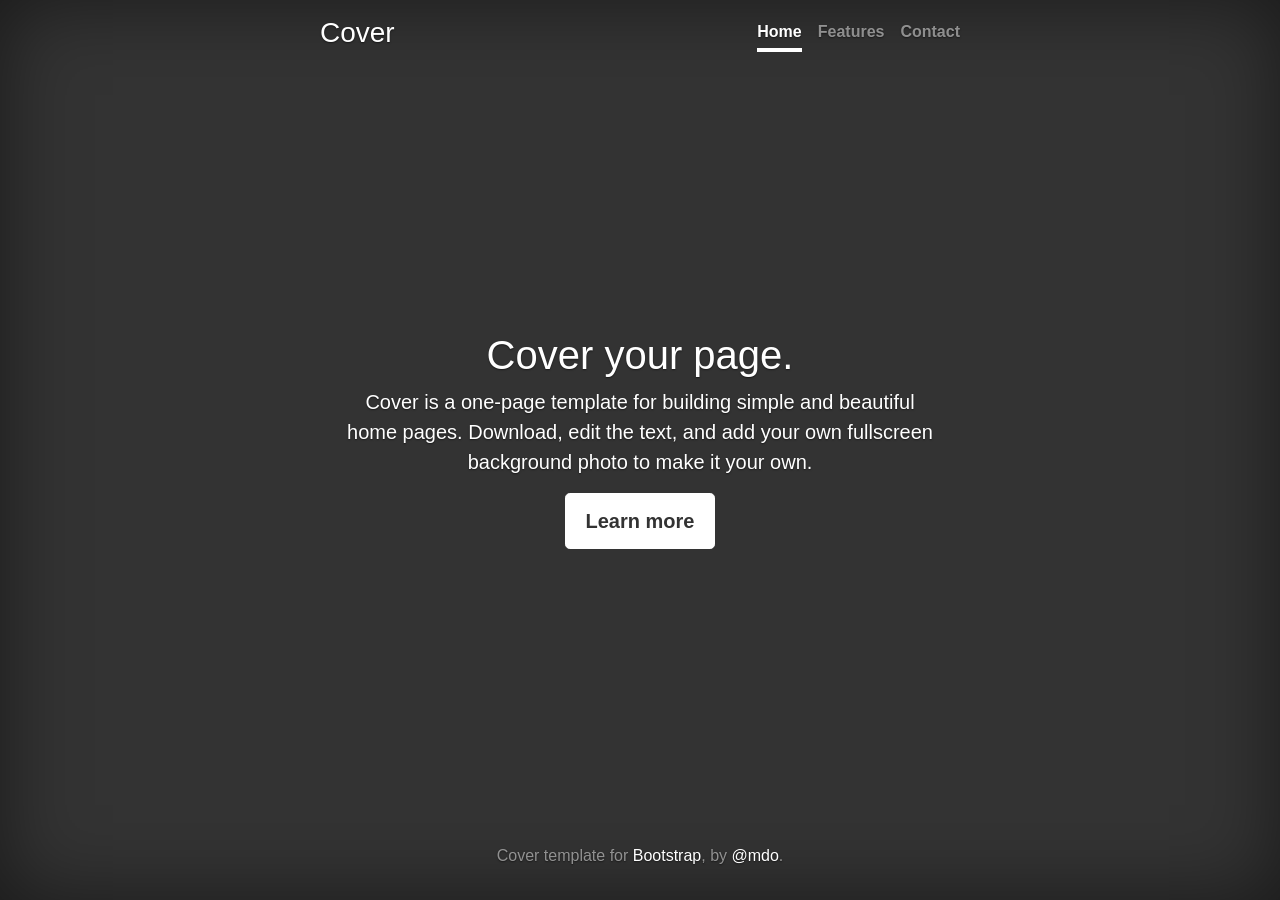
<file: main/MainApp/trading/bower_components/bootstrap/docs/4.0/examples/cover/index.html>
<!doctype html>
<html lang="en">
  <head>
    <meta charset="utf-8">
    <meta name="viewport" content="width=device-width, initial-scale=1, shrink-to-fit=no">
    <meta name="description" content="">
    <meta name="author" content="">
    <link rel="icon" href="../../../../favicon.ico">

    <title>Cover Template for Bootstrap</title>

    <!-- Bootstrap core CSS -->
    <link href="../../../../dist/css/bootstrap.min.css" rel="stylesheet">

    <!-- Custom styles for this template -->
    <link href="cover.css" rel="stylesheet">
  </head>

  <body class="text-center">

    <div class="cover-container d-flex h-100 p-3 mx-auto flex-column">
      <header class="masthead mb-auto">
        <div class="inner">
          <h3 class="masthead-brand">Cover</h3>
          <nav class="nav nav-masthead justify-content-center">
            <a class="nav-link active" href="#">Home</a>
            <a class="nav-link" href="#">Features</a>
            <a class="nav-link" href="#">Contact</a>
          </nav>
        </div>
      </header>

      <main role="main" class="inner cover">
        <h1 class="cover-heading">Cover your page.</h1>
        <p class="lead">Cover is a one-page template for building simple and beautiful home pages. Download, edit the text, and add your own fullscreen background photo to make it your own.</p>
        <p class="lead">
          <a href="#" class="btn btn-lg btn-secondary">Learn more</a>
        </p>
      </main>

      <footer class="mastfoot mt-auto">
        <div class="inner">
          <p>Cover template for <a href="https://getbootstrap.com/">Bootstrap</a>, by <a href="https://twitter.com/mdo">@mdo</a>.</p>
        </div>
      </footer>
    </div>


    <!-- Bootstrap core JavaScript
    ================================================== -->
    <!-- Placed at the end of the document so the pages load faster -->
    <script src="https://code.jquery.com/jquery-3.2.1.slim.min.js" integrity="sha384-KJ3o2DKtIkvYIK3UENzmM7KCkRr/rE9/Qpg6aAZGJwFDMVNA/GpGFF93hXpG5KkN" crossorigin="anonymous"></script>
    <script>window.jQuery || document.write('<script src="../../../../assets/js/vendor/jquery-slim.min.js"><\/script>')</script>
    <script src="../../../../assets/js/vendor/popper.min.js"></script>
    <script src="../../../../dist/js/bootstrap.min.js"></script>
  </body>
</html>
</file>
<file: main/MainApp/css/style.css>
body {	
	font: 14px/24px 'Roboto', sans-serif;
	color: #323946;
	background: #fff;
}

/* Standard Styles Starts */

a { color: #007cb5; }
a:hover, 
a:focus { 
	color: #2d2d2d;
}
a:focus { outline: none; }

/* Heading Styles Starts */

h1, 
h2, 
h3, 
h4, 
h5, 
h6 {
	font-family: 'Roboto', sans-serif;
}
h1 { font-size: 90px; }
h2 { font-size: 60px; }
h3 { font-size: 48px; }
h4 { font-size: 36px; }
h5 { font-size: 24px; }
h6 { font-size: 18px; }

.font1 {
	font-family: 'Roboto', sans-serif;	
}

.font2, 
.footer-top, 
.footer-top h5 {
	font-family: 'Lato', sans-serif;	
}

.main-heading-1, 
.sub-heading-1 {
	margin-top: 0;
	margin-bottom: 35px;
}
	.main-heading-1::after, 
	.sub-heading-1::after {
		content: "";		
		display: block;		
	}
	.main-heading-1::after {
		margin-top: 30px;		
		width: 85px;
		height: 2px;
		background-color: #d5d5d5;
	}
	.main-heading-1.text-left::after, 
	.sub-heading-1.text-left::after {
		float: left;
	}
	.main-heading-1.text-center::after, 
	.sub-heading-1.text-center::after {
		margin-left: auto;
		margin-right: auto;
	}
	.main-heading-1.text-right::after, 
	.sub-heading-1.text-right::after {
		float: right;
	}

.sub-heading-1 {
	margin-bottom: 25px;
}	
.sub-heading-1.tiny {
	margin-bottom: 15px;
}
	.sub-heading-1::after {
		margin-top: 20px;		
		width: 70px;
		height: 2px;
		background-color: #007cb5;
	}
	.sub-heading-1.tiny::after {
		margin-top: 12px;		
		width: 70px;
		height: 2px;
	}
	
.sub-heading-2 {
	margin-top: 0;
	margin-bottom: 15px;
	padding-bottom: 15px;
	border-bottom: 1px solid #b4b4b4;
}	

.section-heading-1 {
	margin-top: 30px;
	margin-bottom: 25px;
	color: #222;
	font-size: 30px;
	font-weight: 300;
}
	.section-heading-1 span {
		font-weight: 500;
	}
.section-heading-1:after {
	content: "";
	margin-top: 15px;
	width: 70px;
	height: 3px;
	display: block;
	background-color: #007cb5;
}
.section-heading-1.text-center:after {
	margin-left: auto;
	margin-right: auto;
}
.section-heading-1.text-lite-color:after {
	background-color: #fff;
}

/* Form & Buttons Styles Starts */

.btn-main {
	background-color: #323946;
}
.btn-main:hover, 
.btn-main:focus,
.btn-main:active,
.btn-main.active {
	background-color: #2d2d2d;
}

.btn-black {
	background-color: #252525;
}
.btn-black:hover, 
.btn-black:focus,
.btn-black:active,
.btn-black.active {
	background-color: #414a5c;
}

.btn-1 {
	background-color: #007cb5;
}
.btn-1:hover, 
.btn-1:focus,
.btn-1:active,
.btn-1.active {
	background-color: #0088df;
}

.btn-main, 
.btn-main:hover, 
.btn-main:focus,
.btn-main:active,
.btn-main.active, 
.btn-black, 
.btn-black:hover, 
.btn-black:focus,
.btn-black:active,
.btn-black.active, 
.btn-1, 
.btn-1:hover, 
.btn-1:focus,
.btn-1:active,
.btn-1.active {
	color: #fff;
}

.btn-big {
	margin-top: 10px;
	padding: 15px 30px;
	font-size: 18px;
}

/* Top Bar Styles Starts */

.top-bar {
	padding-top: 15px;
	padding-bottom: 15px;
	background-color: #004869;
}
.top-bar.dark {
	background-color: #3e3e3e;
}
	.top-bar, 
	.top-bar a {
		color: #fff;
	}
	.top-bar ul {
		margin-left: -10px;
	}
		.top-bar li {
			padding-left: 5px;
			padding-right: 5px;
			font-size: 18px;
		}
			.top-bar li a:hover {
				color: #89daff;
			}

/* Header Styles Starts */

.main-header {
	padding-top: 40px;
	padding-bottom: 34px;
	border-bottom: 1px solid #d8d8d8;
}
.main-header.one {
	padding-bottom: 0;
	border: none;
}
	.main-header .fa {
		margin-top: 5px;
		margin-right: 15px;
		width: 40px;
		height: 40px;
		line-height: 40px;
		text-align: center;
		font-size: 24px;
		border: 1px solid #c9c9c9;
	}
	.main-header.one .fa {
		margin-top: 3px;
		color: #007cb5;
		font-size: 22px;
	}
	.main-header h6 {
		margin-top: 0;
		margin-bottom: 5px;
	}	
	.main-header p {
		margin-bottom: 0;
	}
	
/* Main Menu Styles Starts */

.main-menu {
	margin-bottom: 0;
	padding-top: 4px;
	padding-bottom: 4px;
	background-color: #fff;
	border: none;
	border-bottom: 1px solid #d8d8d8;
}
.main-menu.one {
	padding-top: 0;
	padding-bottom: 0;
	background-color: #007cb5;
	border: none;
	z-index: 9;
	-webkit-transform: translateY(27px);
	   -moz-transform: translateY(27px);
	        transform: translateY(27px);
}
	.main-menu .navbar-toggler {
		margin-top: 10px;
		color: #323946;
		font-size: 16px;
	}
	.main-menu.one .navbar-toggler {
		color: #fff;
	}
	.main-menu .navbar-toggler:hover {
	}
	.main-menu .navbar-toggler:focus {
		outline: none;
	}
	.main-menu .navbar-toggler:hover, 
	.main-menu .navbar-toggler:focus {
		color: #007cb5;
		background-color: #fff;		
	}
		.main-menu .navbar-nav > .nav-item > a {
			padding: 14px 30px 14px 0;
			color: #323946;
			font-size: 16px;
			font-weight: normal;
		}
			.main-menu .navbar-nav > .nav-item > .dropdown-toggle::after {
				display: none;
			}
			.main-menu .navbar-nav > .nav-item > a .fa {
				margin-left: 5px;
			}
		.main-menu .navbar-nav > .nav-item:hover > a, 
		.main-menu .navbar-nav > .nav-item > a:hover, 
		.main-menu .navbar-nav > .nav-item > a:focus {
		}
		.main-menu .navbar-nav > .nav-item.active > a {
			font-weight: 500;			
		}
		.main-menu .navbar-nav > .nav-item:hover > a, 
		.main-menu .navbar-nav > .nav-item > a:hover, 
		.main-menu .navbar-nav > .nav-item > a:focus, 
		.main-menu .navbar-nav > .nav-item.active > a {
			color: #007cb5;
			background-color: #fff;
		}
		.main-menu .navbar-toggler:hover, 
		.main-menu .navbar-toggler:focus, 
		.main-menu.one .navbar-nav > .nav-item:hover > a, 
		.main-menu.one .navbar-nav > .nav-item > a:hover, 
		.main-menu.one .navbar-nav > .nav-item > a:focus, 
		.main-menu.one .navbar-nav > .nav-item.active > a {
			background: none;
		}
		.main-menu.one .navbar-toggler, 
		.main-menu.one .navbar-nav > .nav-item > a {
			color: #f6f6f6;
		}
		.main-menu.one h6, 
		.main-menu.one h6 a, 
		.main-menu.one h6:hover a, 
		.main-menu.one h6:focus a, 
		.main-menu.one .navbar-toggler:hover, 
		.main-menu.one .navbar-toggler:focus, 
		.main-menu.one .navbar-nav > .nav-item:hover > a, 
		.main-menu.one .navbar-nav > .nav-item > a:hover, 
		.main-menu.one .navbar-nav > .nav-item > a:focus, 
		.main-menu.one .navbar-nav > .nav-item.active > a {
			color: #fff;
		}
		.main-menu .navbar-nav.navbar-right > .nav-item > a {
			padding-left: 14px;
			padding-right: 14px;
			font-size: 18px;
		}
		.main-menu.one h6 {
			margin-top: 0;
			margin-bottom: 0;
			padding: 15px 20px;
			font-weight: 500;
			background-color: #3e3e3e;
		}
		.main-menu.one h6:hover, 
		.main-menu.one h6:focus {
			background-color: #222;
		}
		.main-menu.one h6 a:hover, 
		.main-menu.one h6 a:focus {
			text-decoration: none;
		}
		.main-menu .open .dropdown-menu, 
		.main-menu .dropdown-menu {
			margin-top: 0;
			background-color: #2c2c2c;
			padding: 0;
			left: 0;
			border: none;
		}
			.main-menu .dropdown-menu > a.dropdown-item {
				padding-top: 8px;
				padding-bottom: 8px;
				color: #fff;
				font-size: 15px;
			}
			.main-menu .dropdown-menu > a.dropdown-item:hover,
			.main-menu .dropdown-menu > a.dropdown-item:focus {
				background-color: #505050;
			}
			.main-menu .dropdown-menu > a.dropdown-item.active, 
			.main-menu .dropdown-menu > a.dropdown-item.active:hover, 
			.main-menu .dropdown-menu > a.dropdown-item.active:focus {
				background-color: #007cb5;
			}
			.main-menu.one .dropdown-menu > a.dropdown-item.active, 
			.main-menu.one .dropdown-menu > a.dropdown-item.active:hover, 
			.main-menu.one .dropdown-menu > a.dropdown-item.active:focus {
				background-color: #3f3f3f;
			}

		.main-menu .form-inline .form-control {
			padding-left: 16px;
			padding-right: 12px;
			color: #1b1b1b;
		}
		.main-menu .form-inline .btn {
			padding: 7px 14px;
			color: #007cb5;
		}
		.main-menu .form-inline .form-control, 
		.main-menu .form-inline .btn {
			background-color: #ededed;
			border: none;
		}
		
/* Main Slider Styles Starts */

#main-slider {
	background: rgba(0, 0, 0, 0.8);
}
#main-slider.sub {
	margin-bottom: 50px;
}
	#main-slider .carousel-caption {
		text-align: left;
		left: 15%;
		top: 20%;
		bottom: 0;
		text-shadow: none;
	}
	#main-slider.one .carousel-caption {
		text-align: center;
	}
	#main-slider.sub .carousel-caption {
		left: 12%;
	}
	#main-slider .carousel-caption.inverse {
		text-align: right;
		left: auto;
		right: 15%;
	}
	#main-slider.sub .carousel-caption.inverse {
		right: 12%;
	}
		#main-slider .carousel-caption h2 {
			margin-top: 0;
			margin-bottom: 32px;
		}
		#main-slider .carousel-caption h5 {
			margin-top: 0;
			margin-bottom: 18px;
		}
		#main-slider .carousel-caption .btn {
			margin-top: 20px;
			padding: 10px 40px;
			font-size: 18px;
		}	
	#main-slider .carousel-control-prev, 
	#main-slider .carousel-control-next {
		padding: 12px;
		top: 42%;
		bottom: auto;
		width: auto;
		height: auto;
		font-size: 24px;
		opacity: 1;
		text-shadow: none;		
		background: none;
		border: 2px solid #fff;
	}
	#main-slider .carousel-control-prev:hover, 
	#main-slider .carousel-control-prev:focus, 
	#main-slider .carousel-control-next:hover, 
	#main-slider .carousel-control-next:focus {
		color: #007cb5;
		background: #fff;
	}
	#main-slider .carousel-control-prev {
		left: 5%;
	}
	#main-slider .carousel-control-next {
		right: 5%;
	}
	#main-slider.sub .carousel-control-prev {
		left: 3%;
	}
	#main-slider.sub .carousel-control-next {
		right: 3%;
	}	
	
/* Carousel Fade Styles Starts */

	#main-slider.carousel-fade .carousel-item {
		opacity: 0;
		-webkit-transition: opacity 0.6s ease !important; 
		-moz-transition: opacity 0.6s ease !important; 
				transition: opacity 0.6s ease !important; 
	}

	#main-slider.carousel-fade .carousel-item-next,
	#main-slider.carousel-fade .carousel-item-prev {
		left: 0 !important;
	}

	#main-slider.carousel-fade .carousel-item-next.carousel-item-left,
	#main-slider.carousel-fade .carousel-item-prev.carousel-item-right {
		-webkit-transform: none;
		-moz-transform: none;
				transform: none;
	}

	@supports ((-webkit-transform-style: preserve-3d) or (transform-style: preserve-3d)) {
		#main-slider.carousel-fade .carousel-item-next.carousel-item-left,
		#main-slider.carousel-fade .carousel-item-prev.carousel-item-right {
			-webkit-transform: none;
			-moz-transform: none;
					transform: none;
		}
	}

	#main-slider.carousel-fade .carousel-item-next,
	#main-slider.carousel-fade .active.carousel-item-right {
		-webkit-transform: none;
		-moz-transform: none;		
				transform: none;
	}

	@supports ((-webkit-transform-style: preserve-3d) or (transform-style: preserve-3d)) {
		#main-slider.carousel-fade .carousel-item-next,
		#main-slider.carousel-fade .active.carousel-item-right {
			-webkit-transform: none;
			-moz-transform: none;			
					transform: none;
		}
	}

	#main-slider.carousel-fade .carousel-item-prev,
	#main-slider.carousel-fade .active.carousel-item-left {
		-webkit-transform: none;
		-moz-transform: none;
				transform: none;
	}

	@supports ((-webkit-transform-style: preserve-3d) or (transform-style: preserve-3d)) {
		#main-slider.carousel-fade .carousel-item-prev,
		#main-slider.carousel-fade .active.carousel-item-left {
			-webkit-transform: none;
			-moz-transform: none;
					transform: none;
		}
	}

	/* THE FIX */
	#main-slider.carousel-fade .carousel-inner .carousel-item,
	#main-slider.carousel-fade .carousel-inner .active.carousel-item-left,
	#main-slider.carousel-fade .carousel-inner .active.carousel-item-right {
		opacity:0;
	}

	#main-slider.carousel-fade .carousel-inner .active,
	#main-slider.carousel-fade .carousel-inner .carousel-item-next.carousel-item-left,
	#main-slider.carousel-fade .carousel-inner .carousel-item-prev.carousel-item-right {
		opacity: 1;
	}	

	
/* Header Parallax	Styles Starts */

.header-parallax {	
	background-image: url(../images/slider/slider-full-img3.jpg);
}
	.header-parallax > .top-bar {
		background-color: #181818;
		border-bottom: 1px solid rgba(255, 255, 255, 0.2);
	}
	
/* Full Header Styles Starts */

.header-full {
	overflow: hidden;
}	
	.header-full > .top-bar {
		border-bottom: 1px solid rgba(255, 255, 255, 0.2);
	}
	
	.header-parallax #nav, 
	.header-full #nav {
		margin-top: 30px;
		border: none;
	}
	.header-full #nav {
		padding-left: 0;
		padding-right: 0;
	}
		.header-parallax #nav .navbar-brand, 
		.header-full #nav .navbar-brand {
			padding: 0;
			height: auto;
		}
		.header-parallax .main-menu .navbar-toggler, 
		.header-full .main-menu .navbar-toggler {
			margin-top: 0;
		}
		.header-parallax .main-menu .navbar-toggler:hover, 
		.header-parallax .main-menu .navbar-toggler:focus, 
		.header-full .main-menu .navbar-toggler:hover, 
		.header-full .main-menu .navbar-toggler:focus {
			color: #f4f4f4;
		}
		.header-parallax .main-menu .navbar-toggler, 
		.header-parallax .main-menu .navbar-nav > li > a, 
		.header-parallax .main-menu .navbar-nav > li:hover > a, 
		.header-parallax .main-menu .navbar-nav > li > a:hover, 
		.header-parallax .main-menu .navbar-nav > li > a:focus, 
		.header-parallax .main-menu .navbar-nav > li.active > a, 
		.header-full .main-menu .navbar-toggler, 
		.header-full .main-menu .navbar-nav > li > a, 
		.header-full .main-menu .navbar-nav > li:hover > a, 
		.header-full .main-menu .navbar-nav > li > a:hover, 
		.header-full .main-menu .navbar-nav > li > a:focus, 
		.header-full .main-menu .navbar-nav > li.active > a {
			color: #fff;
		}
		
	.header-parallax #main-slider, 
	.header-full #main-slider {
		position: relative;
		padding-top: 100px;
		padding-bottom: 80px;
	}
		.header-parallax #main-slider .carousel-inner, 
		.header-full #main-slider .carousel-inner {
			overflow: visible;
		}
			.header-parallax #main-slider .carousel-caption, 
			.header-full #main-slider .carousel-caption {
				top: 0;
				bottom: 0;
				position: static;
				text-align: center;
			}
			.header-parallax #main-slider .carousel-control-prev, 
			.header-full #main-slider .carousel-control-prev {
				left: -5%;
			}
			.header-parallax #main-slider .carousel-control-next, 
			.header-full #main-slider .carousel-control-next {
				right: -5%;
			}

.header-parallax #main-slider, 
.header-parallax #nav, 		
.header-parallax .main-menu .navbar-nav > li > a, 
.header-parallax .main-menu .navbar-nav > li:hover > a, 
.header-parallax .main-menu .navbar-nav > li > a:hover, 
.header-parallax .main-menu .navbar-nav > li > a:focus, 
.header-parallax .main-menu .navbar-nav > li.active > a, 
.header-parallax .main-menu .navbar-toggler:hover, 
.header-parallax .main-menu .navbar-toggler:focus, 
.header-full > .top-bar, 
.header-full #main-slider, 
.header-full #nav, 		
.header-full .main-menu .navbar-nav > li > a, 
.header-full .main-menu .navbar-nav > li:hover > a, 
.header-full .main-menu .navbar-nav > li > a:hover, 
.header-full .main-menu .navbar-nav > li > a:focus, 
.header-full .main-menu .navbar-nav > li.active > a, 
.header-full .main-menu .navbar-toggler:hover, 
.header-full .main-menu .navbar-toggler:focus {
	background: none;	
}

/* Main Banner Styles Starts */

.main-banner {
	padding-top: 60px;
	padding-bottom: 60px;
	background: url(../images/banners/top-banner-img1.jpg) no-repeat center;
}
.main-banner-tmp {
	padding-top: 120px;
	padding-bottom: 120px;
	background: url(..//images/slider/slide-img-3.jpg) no-repeat center;
}
/* Breadcrumb Styles Starts */

	.breadcrumb {
		padding: 20px 0 15px;
		background: none;
		border-bottom: 1px solid #d8d8d8;
	}
		.breadcrumb .breadcrumb-item, 
		.breadcrumb .breadcrumb-item a {
			color: #30383b;
		}
		.breadcrumb > .breadcrumb-item + .breadcrumb-item:before {
			content: "\f105";
			margin-left: 5px;
			margin-right: 7px;
			color: #a1a1a1;
		}
		.breadcrumb .breadcrumb-item.active, 
		.breadcrumb .breadcrumb-item a:hover {
			color: #007cb5;
		}

/* Main Container Styles Starts */

.main-container {
	padding-top: 50px;
	padding-bottom: 50px;
}
	.main-container p, 
	.section-area p {
		margin-bottom: 20px;
	}

/* Section Styles Starts */

.section-area {
	padding-top: 80px;
	padding-bottom: 80px;
}
.section-style-1 {
	background-color: #edf3f5;
}
.section-style-2 {
	background-color: #f7f7f7;
}

/* Section Info Styles Starts */

.section-info {
	background-image: url(../images/section-1-bg.jpg);
}
.section-info.sub {
	background-image: url(../images/section-3-bg.jpg);
}
	.stats-info {
		margin-top: 50px;
		margin-bottom: 50px;
	}
	.section-info.sub .stats-info {
		margin-top: 70px;
		margin-bottom: 60px;
	}
		.section-info.sub .stats-info li > div {
			padding: 30px 20px;
			background-color: #007cb5;
		}
		.section-info.sub .stats-info li:nth-of-type(2) > div {
			background-color: #e74c3c;
		}
		.section-info.sub .stats-info li:nth-of-type(3) > div {
			background-color: #16a085;
		}
		.section-info.sub .stats-info li:nth-of-type(4) > div {
			background-color: #1c1e24;
		}
			.stats-info h3, 
			.stats-info h4, 
			.stats-info h5 {
				margin-top: 0;
				margin-bottom: 0;
			}
			.stats-info h3 + h4 {
				margin-top: 20px;
				font-size: 30px;
			}
			.stats-info h3 + h5 {
				margin-top: 10px;
				font-size: 21px;
			}
		
/* Section Testimonials Styles Starts */

.section-testimonials {
	padding-top: 30px;
}
.section-testimonials.sub {
	padding-top: 70px;
	padding-bottom: 70px;
	background-image: url(../images/section-4-bg.jpg);
}
	.section-testimonials.sub h1 {
		font-size: 72px;
	}
	.section-testimonials.sub h3 {
		line-height: 58px;
	}
	#carousel-testimonials {
		margin-bottom: 40px;
	}
		#carousel-testimonials .carousel-indicators {
			bottom: -60px;
		}
		#carousel-testimonials .carousel-indicators li {
			background-color: #cdcdcd;
		}
		#carousel-testimonials .carousel-indicators li.active {
			background-color: #007cb5;
		}
		#carousel-testimonials .carousel-indicators li, 
		#carousel-testimonials .carousel-indicators li.active, 
		#carousel-1 .carousel-indicators li, 
		#carousel-1 .carousel-indicators li.active {
			margin: 0 4px;			
			width: 15px;
			height: 15px;			
			border: none;			
		}
	
	.testimonial-box-wrap {
		position: relative;
		padding: 30px;
		background-color: #fff;
	}
		.testimonial-box-wrap:before {
			content: "";
			position: absolute;
			top: 40%;
			left: -20px;
			display: block;
			width: 0;
			height: 0;
			border-top: 20px solid transparent;
			border-bottom: 20px solid transparent;
			border-right: 20px solid #fff;
		}
		.testimonial-box-wrap > .testimonial-box {
			margin-bottom: 0;
		}
		.testimonial-box-wrap > .testimonial-box > .carousel-inner > .item {
			padding: 0 30px 10px;
		}
		.testimonial-box {
			margin-bottom: 40px;
			padding-top: 20px;			
		}
		.testimonial-box::before {
			content: "\f10d";
			font-size: 48px;
			color: #edf3f5;
		}
			.testimonial-box p {
				margin-top: 20px;
				margin-bottom: 30px;
			}
			.testimonial-box ul {
				margin-bottom: 0;
			}
				.testimonial-box li + li {
					margin-left: 20px;
				}
				.testimonial-box li img.circle {
					width: 60px;
					height: 60px;
				}
				.testimonial-box li h6 {
					margin-top: 8px;
					margin-bottom: 5px;
				}
				
/* Section Financial Styles Starts */

.section-financial {
	background-image: url(../images/section-2-bg.jpg);
}
	.section-financial-list {
		margin-bottom: 0;
	}
		.section-financial-list li {
			margin-top: 50px;
		}
			.section-financial-list li .fa {
				margin-top: 10px;
				margin-bottom: 100px;
				margin-right: 30px;
				font-size: 60px;
			}
			.section-financial-list li h5 {
				margin-top: 0;
				margin-bottom: 20px;
			}
				.section-financial-list li h5::after {
					content: "";
					display: block;
					margin: 15px 0 0 24%;
					width: 85px;
					height: 2px;
					background-color: #d5d5d5;
				}

/* Section Intro Styles Starts */

.intro-section {
	padding-top: 50px;
	padding-bottom: 80px;
}	
	.intro-section h4 {
		color: #222;
	}			
		.intro-section h4 span {
			color: #007cb5;
		}
	.intro-section h4 + p {
		color: #828282;
	}
	.intro-col {
		margin-top: 50px;
		color: #828282;
	}
		.intro-col .fa {
			width: 88px;
			height: 88px;
			line-height: 80px;
			font-size: 36px;
			border: 6px solid #f2f2f2;
			box-shadow: 0 0 2px rgba(0, 0, 0, 0.4);
		}
		.intro-col h5 {
			margin-top: 25px;
			margin-bottom: 15px;
			font-size: 22px;
		}
		.intro-col .fa, 
		.intro-col h5 {
			color: #3e3e3e;
		}

/* Section Services Starts */

.section-services {
	padding-top: 50px;
	padding-bottom: 50px;
	background-image: url(../images/section-6-bg.jpg);
}	
	.section-services ul {
		margin-top: 20px;
	}			
		.section-services li {
			margin-top: 15px;
			font-size: 16px;
		}
			.section-services li:before {
				content: "\f00c";
				margin-right: 15px;
			}

/* Section Why Us Starts */

	.why-us-item {
		margin-bottom: 30px;
		position: relative;
		overflow: hidden;
	}
		.why-us-item-bar {
			margin-top: 0;
			margin-bottom: 0;
			padding: 18px 25px 13px;
			position: absolute;
			left: 0;
			right: 0;
			bottom: 0;
			color: #222;
			font-size: 20px;
			background-color: #eaeaea;
		}
		.why-us-item:hover .why-us-item-bar {
			bottom: -100px;
		}
			.why-us-item-bar .fa {
				margin-right: 10px;
				font-size: 22px;
				vertical-align: middle;
			}
		.why-us-item .overlay {
			position: absolute;
			top: 0;
			right: 0;
			left: 0;
			bottom: 0;
			height: 100%;
			cursor: auto;
			background: rgba(0, 124, 181, 0.9);
			border-bottom: 7px solid #272727;
			-webkit-transform: translateY(-100%);
			   -moz-transform: translateY(-100%);
			        transform: translateY(-100%);
		}
		.why-us-item:hover .overlay, 
		.why-us-item:focus .overlay {
			background: rgba(0, 124, 181, 0.9);
			-webkit-transform: translateY(0);
			   -moz-transform: translateY(0);
			        transform: translateY(0);
		}
			.why-us-item .overlay .inner {
				padding: 30px 30px 15px;
			}
			.why-us-item .overlay .inner, 
			.why-us-item .overlay .inner a {
				color: #fff;
			}
				.why-us-item .overlay .inner h5 {
					margin-bottom: 20px;
					font-size: 20px;
				}
					.why-us-item .overlay .inner h5 .fa {
						margin-right: 10px;
						font-size: 22px;
						vertical-align: top;
					}
				.why-us-item .overlay .inner .read-more {
					margin-bottom: 0;
					font-size: 18px;
				}
					.why-us-item .overlay .inner .read-more .fa {
						margin-left: 5px;
					}

/*	Section Latest News Styles Starts */

.section-latest-news {
	padding-bottom: 15px;
}	
	.news-box {
		margin-top: 15px;
		margin-bottom: 10px;
		border: 1px solid #e7e7e7;
	}
		.news-box-content {
			padding: 25px 25px 15px;
			position: relative;
		}
		.news-box-content, 
		.news-box-content a {
			color: #323946;
		}
		.news-box-content a:hover, 
		.news-box-content a:focus {
			color: #007cb5;
		}
			.news-box-content .time-stamp {
				position: absolute;
				top: -35px;
				padding: 10px;
				width: 70px;
				color: #fff;
				font-size: 18px;
				background-color: #007cb5;
			}
				.news-box-content .time-stamp span {
					display: block;
				}
			.news-box-content h6 {
				margin-top: 35px;
				margin-bottom: 15px;
			}
				.news-box-content h6, 
				.news-box-content h6 a {
					color: #222;
				}
			.news-box-content ul {
				margin-bottom: 0;
				padding-top: 15px;
				border-top: 1px solid #e7e7e7;
			}
				.news-box-content ul > li {
					font-size: 12px;
				}
				.news-box-content ul > li:first-of-type {
					padding-left: 0;
				}
				.news-box-content ul > li:first-of-type + li {
					padding-left: 20px;
					padding-right: 0;
				}
					.news-box-content ul > li .fa {
						margin-right: 6px;
					}

/*	Section Our Team Styles Starts */

.section-our-team {
	margin-bottom: 20px;
	padding-top: 15px;
}	
	.team-bio {
		margin-top: 20px;
		background-color: #f3f3f3;
		border: 1px solid #f3f3f3;
	}
		.team-bio img {
			border-bottom: 1px solid #f3f3f3;
		}
		.team-bio h6 {
			margin-bottom: 0;
			font-size: 16px;
		}
		.team-bio h6, 
		.team-bio h6 a, 
		.team-bio h6 + p {
			color: #222;
		}
		.team-bio h6 + p {
			margin-top: 10px;
		}		
		.team-bio-sm-links {
			margin-left: 0;
			padding-top: 13px;
			border-top: 1px solid #e5e5e5;
		}
			.team-bio-sm-links li {
				padding-left: 10px;
				padding-right: 10px;
				font-size: 18px;
			}
			.team-bio-sm-links li, 
			.team-bio-sm-links li a {
				color: #999;
			}
		.team-bio h6 a:hover, 
		.team-bio h6 a:focus, 
		.team-bio-sm-links li a:hover, 
		.team-bio-sm-links li a:focus {
			color: #007cb5;
		}
	
	.team-bio:hover, 
	.team-bio:focus, 
	.team-bio:hover img, 
	.team-bio:hover .team-bio-sm-links, 
	.team-bio:focus .team-bio-sm-links {
		border-color: #d8d8d8;	
	}
				
/* Partners Logos Styles Starts */

.partners-list {
	padding-top: 50px;
	padding-bottom: 50px;
	background-color: #f9f9f9;
}
	.partners-list ul {
		margin-bottom: 0;
	}
	
/* Gallery Page Styles Starts */

ul#gallery-filter {
	margin-bottom: 30px;
}
	ul#gallery-filter li {
		padding-bottom: 15px;
	}
	ul#gallery-filter li a.btn {
		padding: 6px 16px;
		font-size: 14px;
		color: #323946;
		background-color: #ddd;
	}
	ul#gallery-filter li a:hover, 
	ul#gallery-filter li a.active, 
	ul#gallery-filter li a:focus {
		color: #fff;
		outline: none;
		background: #007cb5;
	}
	
	ul#gallery-grid {		
		padding: 0;
		list-style:none;
		overflow: hidden;
	}
		ul#gallery-grid li {
			margin-bottom: 30px;
		}
			ul#gallery-grid .hover-content {
				overflow: hidden;
				position: relative;
			}
			ul#gallery-grid .hover-content img {
				-webkit-transform: scale(1.0);
			       -moz-transform: scale(1.0);
			            transform: scale(1.0);
			}
			ul#gallery-grid .hover-content:hover img {
				-webkit-transform: scale(1.3);
			       -moz-transform: scale(1.3);
			            transform: scale(1.3);
			}				
				ul#gallery-grid .hover-content .overlay {
					position: absolute;
					top: 0;
					right: 0;
					left: 0;
					bottom: 0;
					height: auto;
					text-align :center;
					background: rgba(0, 0, 0, 0.7);
					color: #fff;
					opacity: 0;	
				}
				ul#gallery-grid .hover-content:hover .overlay {
					opacity: 1;
				}
					ul#gallery-grid .hover-content h6 {
						margin-top: 15%;
						margin-bottom: 10px;
						font-size: 20px;
						font-weight: 600;
						-webkit-transform: translateY(-75px);
						   -moz-transform: translateY(-75px);
						    -ms-transform: translateY(-75px);				
						        transform: translateY(-75px);
					}
						ul#gallery-grid .hover-content h6::after {
							content: "";
							margin: 14px auto 20px;
							width: 70px;
							height: 2px;
							display: block;
							background-color: #fff;
						}
					ul#gallery-grid .hover-content:hover h6 {
						-webkit-transform: translateY(0);
						   -moz-transform: translateY(0);
							-ms-transform: translateY(0);				
								transform: translateY(0);
					}
					ul#gallery-grid .hover-content p {
						margin-bottom: 30px;
						font-size: 16px;
						font-weight: 300;
						-webkit-transform: translateX(-75px);
						   -moz-transform: translateX(-75px);
						    -ms-transform: translateX(-75px);				
						        transform: translateX(-75px);			
					}
						ul#gallery-grid .hover-content:hover p {
							-webkit-transform: translateX(0);
							   -moz-transform: translateX(0);
								-ms-transform: translateX(0);				
									transform: translateX(0);
						}
						ul#gallery-grid .hover-content a {
							font-size: 16px;
							font-weight: normal;
							color: #fff;
							-webkit-transform: translateY(75px);
							   -moz-transform: translateY(75px);
								-ms-transform: translateY(75px);				
									transform: translateY(75px);
						}
						ul#gallery-grid .hover-content:hover a {
							-webkit-transform: translateY(0);
							   -moz-transform: translateY(0);
								-ms-transform: translateY(0);				
									transform: translateY(0);							
						}
	
/* Count Down Styles Starts */

.countdown {
	margin-top: 30px;
	margin-bottom: 60px;
}	
	.countdown ul {
		margin-bottom: 0;
	}
		.countdown li {
			padding-left: 15px;
			padding-right: 15px;
		}
			.countdown h1, 
			.countdown h3, 
			.countdown h6 {
				margin-top: 0;
			}
			.countdown h1.days {
				margin-top: -25px;
				font-size: 160px;
			}
			.countdown h6.days_ref {
				margin-left: 10px;
			}
			.countdown h1.days, 
			.countdown h6.days_ref {
				margin-bottom: 0;
			}
			.countdown .hours {
				padding-right: 2px;
			}
			.countdown .minutes {
				padding-left: 2px;
			}
			.countdown .seconds_ref {
				padding-left: 10px;
				font-size: 22px;
			}
			.countdown .seperator {
				padding-left: 1px;
				padding-right: 1px;
			}	
			
/* FAQ's Accordions Styles Starts */

#accordion-faqs {
	margin-top: 60px;
}	
	#accordion-faqs .card {
		margin-top: 20px;
		border: none;
	}
		#accordion-faqs .card-header {
			padding: 15px 30px;
			position: relative;
			background-color: #ddd;
			border: none;
		}
		#accordion-faqs .card-header.active {
			background-color: #dbdbdb;
		}
			#accordion-faqs h5.card-title {
				margin-bottom: 0;
				font-size: 24px;
			}
			#accordion-faqs .card-title, 
			#accordion-faqs .card-title a, 
			#accordion-faqs .card-title a:hover, 
			#accordion-faqs .card-title a:focus {
				color: #323946;
				font-weight: normal;
				text-decoration: none;
			}
		#accordion-faqs .card-title .fa {
			padding: 17px;
			position: absolute;
			top: 0;
			right: 0;
			color: #fff;
			cursor: pointer;
			background-color: #007cb5;
		}
		#accordion-faqs .card-body {
			padding: 30px 35px 20px;
			background-color: #fff;
			border: none;
		}

/* Accordion Help Styles Starts */

	#accordion-help .card, 
	#accordion-help .card-header, 
	#accordion-help .card-body {
		background: none;
		border: none;
	}
			#accordion-help .card-title {
				font-size: 16px;
			}
			#accordion-help .card-title, 
			#accordion-help .card-title a {
				color: #222;
				cursor: pointer;
			}
			#accordion-help .card-header.active .card-title a, 
			#accordion-help .card-header.active .card-title a:hover, 
			#accordion-help .card-header.active .card-title a:focus, 
			#accordion-help .card-title a:hover, 
			#accordion-help .card-title a:focus {
				color: #007cb5;
			}
			#accordion-help .card-title, 
			#accordion-help .card-title a, 
			#accordion-help .card-title a:hover, 
			#accordion-help .card-title a:focus {
				font-weight: 500;
				text-decoration: none;
			}
		#accordion-help .card-title .fa {
			margin-right: 20px;
			font-size: 18px;
			color: #007cb5;
		}
		#accordion-help .card-body {
			padding-top: 10px;	
			padding-bottom: 0;
		}	
			#accordion-help .card-body > p:last-of-type {
				margin-bottom: 10px;
			}	
		
/* Pricing Table Styles Starts */

.pricing-table {
	margin-bottom: 20px;
	background-color: #fff;
	border: 1px solid #dcdcdc;
}
	.pricing-table .plan-name {
		padding-top: 25px;
		padding-bottom: 25px;
		background-color: #007cb5;
	}
	.pricing-table .plan-price {
		padding-top: 30px;
		padding-bottom: 30px;		
		background-color: #004869;
	}
		.pricing-table .plan-name h5, 
		.pricing-table .plan-price h3 {
			margin-top: 0;
			margin-bottom: 0;
			color: #fff;
		}
	.pricing-table .plan-list {
		padding-bottom: 30px;
	}
		.pricing-table .plan-list ul {
			margin-bottom: 20px;
		}
			.pricing-table .plan-list li {
				padding-top: 20px;
				padding-bottom: 20px;
				font-size: 18px;
				font-weight: 300;
				border-bottom: 1px solid #dcdcdc;
			}
			.pricing-table .plan-list li:nth-child(even) {
				background-color: #f5f5f5;
			}
			.pricing-table .plan-list li:nth-child(odd):hover {
				background-color: #fafafa;
			}
			
/* Blog Post Carousel Styles Starts */

#blog-post-carousel .owl-controls .owl-buttons .owl-prev, 
#blog-post-carousel .owl-controls .owl-buttons .owl-next {
	font-size: 36px;
	color: #323946;
	opacity: 1;
	background: none;
}
#blog-post-carousel .owl-controls .owl-buttons .owl-prev:hover, 
#blog-post-carousel .owl-controls .owl-buttons .owl-next:hover {
	color: #007cb5;
}	

#featured-blog-post-carousel .owl-controls {
	margin-top: 0;
	margin-bottom: 50px;
}	
		#featured-blog-post-carousel .owl-controls .owl-page span {
			background-color: #007cb5;
		}

/* Blog Page Styles Starts */

	.blog-post-content {
		margin-bottom: 10px;
		padding-bottom: 10px;
		border-bottom: 2px solid #d8d8d8;
	}
		.blog-post.single .blog-post-content p {
			margin-bottom: 25px;
		}
		.blog-post-content blockquote {
			padding: 0 20px;
			color: #5c5c5c;
			font-size: 14px;
			border-color: #007cb5;
			font-style: italic;
		}
		.blog-post-tags, 
		.blog-post-share {
			margin-top: 10px;
			margin-bottom: 15px;
		}
			.blog-post-tags h6, 
			.blog-post-tags li, 
			.blog-post-tags li a, 
			.blog-post-share h6, 
			.blog-post-share li, 
			.blog-post-share li a {
				color: #323946;
			}
			.blog-post-tags li .fa {
				margin-right: 5px;
				font-size: 12px;
			}
			.blog-post-share li .fa {
				font-size: 18px;
			}
			.blog-post-tags li a:hover, 
			.blog-post-tags li a:focus, 
			.blog-post-share li a:hover, 
			.blog-post-share li a:focus {
				color: #007cb5;
			}
				
/* Blog Author Bio Styles Starts */		
		
	.blog-author-bio {
		margin: 50px 0;
		padding: 20px;
		background-color: #fff;
		border: 1px solid #dcdcdc;
	}
		.blog-author-bio h6 {
			margin-top: 0;
		}
		.blog-author-bio p:last-of-type {
			margin-bottom: 0;
		}
		.blog-author-bio .row {
			margin-left: 0;
			margin-right: 0;
		}
		.blog-author-bio .row > .col-xs-3, 
		.blog-author-bio .row > .col-xs-9 {
			padding-left: 0;
		}
		.author-bio-img {
		}
			.author-bio-img .fa {
				font-size: 100px;
				color: #007cb5;
			}
		.author-bio-img .img-responsive {
			margin-left: auto;
			margin-right: auto;
		}
		
/* Blog Comments Area Styles Starts */

	.user-comments-area {
		margin-bottom: 10px;
	}
		.user-comments-area h5 {
			margin-bottom: 40px;
		}
		.user-comments-area .comment-box {
			margin-bottom: 10px;
		}
		.user-comments-area .comment-box.nested, 
		.user-comments-area .comment-box:last-of-type {
			margin-bottom: 0;
		}
		.user-comments-area .card {
			margin-bottom: 20px;
			position:relative;
		}
		.user-comments-area .card > .card-header:after, 
		.user-comments-area .card > .card-header:before {
			content: " ";
			position: absolute;
			top: 11px;
			left: -16px;
			right: 100%;
			width: 0;
			height: 0;
			display: block;
			border-color: transparent;
			border-style: solid solid outset;
			pointer-events: none;
		}
		.user-comments-area .card > .card-header:after {
			margin-top: 1px;
			margin-left: 2px;
			border-width: 7px;
			border-right-color: #f7f7f7;
		}
		.user-comments-area .card > .card-header:before {
			border-right-color: #ddd;
			border-width: 8px;
		}
			.user-comments-area .card > .card-body p:last-of-type {
				margin-bottom: 5px;
			}
		
/* Blog Comments Form Styles Starts */
	
	.blog-comments-form {
		margin-top: 40px;
		margin-bottom: 40px;
	}
		.blog-comments-form h5 {
			margin-bottom: 40px;
		}
		.blog-comments-form .form-group {
			margin-bottom: 20px;
		}
			.blog-comments-form .form-control {
				padding: 18px;
				color: #909090;
				background-color: #fafafa;
				border: 1px solid #b7b7b7;
			}
			.blog-comments-form input[type=text].form-control, 
			.blog-comments-form input[type=email].form-control {
				height: 54px;
			}
	
/* Contact Form Styles Starts */

.contact-form-wrap {
	margin-top: 60px;
}	
	.contact-form-wrap h5 {
		margin-bottom: 40px;
	}
	.contact-status {
		display: none;
	}
	.contact-form {
		margin-bottom: 40px;
	}
		.contact-form .form-group {
			margin-bottom: 20px;
		}
			.contact-form .form-control {
				padding: 20px;
				color: #909090;
				background-color: #fafafa;
				border: 1px solid #b7b7b7;
			}
			.contact-form input[type=text].form-control, 
			.contact-form input[type=email].form-control {
				height: 58px;
			}
	
/* Sidearea Styles Starts */

.sblock-1 {
	padding: 25px;
	background-color: #ddd;
}
	.sblock-1 h5 {
		margin-top: 0;
		margin-bottom: 20px;
	}
	.sblock-1 .btn {
		padding: 8px 24px;
		font-size: 18px;
	}
	
.sblock-2 {
	margin-bottom: 50px;
}
	.sblock-2 h5 {
		margin-top: 0;
		margin-bottom: 20px;
		padding-bottom: 20px;
		font-weight: normal;
		border-bottom: 1px solid #b4b4b4;
	}
	
	.sblock-1 ul.list-links {
		margin-bottom: 0;
	}
		.sblock-1 ul.list-links li {
			padding-top: 14px;
			padding-bottom: 10px;
		}
		.sblock-1 ul.list-links li:first-of-type {
			padding-top: 4px;
		}
		.sblock-1 ul.list-links li:last-of-type {
			padding-top: 16px;
			padding-bottom: 0;
		}
		.sblock-1 ul.list-links li + li {
			border-top: 1px dashed #999;
		}
		.sblock-1 ul.list-links li::before {
			content: "\f046";
			margin-right: 10px;
			font-size: 14px;
		}
		.sblock-1 ul.list-links li, 
		.sblock-1 ul.list-links li a {
			color: #222;
			font-size: 16px;
		}
		.sblock-1 ul.list-links li:hover, 
		.sblock-1 ul.list-links li a:hover {
			color: #337ab7;
		}
	
.contact-sm-links {
	margin-top: 30px;
	margin-bottom: 20px;
}	
	.contact-sm-links li {
		font-size: 24px;
	}
	.contact-sm-links li + li {
		margin-left: 10px;
	}
		.contact-sm-links li, 
		.contact-sm-links li a {
			color: #b7b7b7;
		}
		.contact-sm-links li a:hover, 
		.contact-sm-links li a:focus {
			color: #007cb5;
		}
		
/* Form Styles Starts */

.search-form {
	margin-top: 50px;
	margin-bottom: 40px;
}	
	.search-form .form-control {
		padding: 20px;
		height: 58px;
		color: #909090;
		background-color: #fafafa;
		border: 1px solid #b7b7b7;
	}
	.search-form .btn {
		margin-left: 30px;
		padding: 15px 40px;
		font-size: 18px;
	}

/* Newsletter Bar Styles Starts */

.newsletter-bar {
	padding-top: 30px;
	padding-bottom: 30px;
	background-color: #262e3c;
}
	.newsletter-bar h4, 
	.newsletter-bar h6 {
		margin-top: 0;
		margin-bottom: 0;
	}
	.newsletter-bar h4 {
		padding-top: 5px;
	}
		.newsletter-bar h4 .fa {
			padding-right: 10px;
		}
	.newsletter-bar h6 {
		line-height: 28px;
	}
	
	.newsletter-bar .form-group {
		margin-bottom: 0;
	}
		.newsletter-bar .form-control {
			padding: 16px 30px;
			height: 50px;
			color: #696e77;
			font-style: italic;
			background-color: #fff;
			border: none;
		}
		.newsletter-bar .form-control:focus {
			background-color: #f5f5f5;
		}
		.newsletter-bar .btn {
			padding: 11px 50px;
			font-weight: 500;
			font-size: 18px;
		}

/* Footer Top Section Styles Starts */

.footer-top {
	padding-top: 80px;
	padding-bottom: 80px;
	background-color: #323946;
}
.footer-top.sub {
	background-image: url(../images/footer-top-bg.jpg);
}
	.footer-top h5 {
		margin-top: 0;
		margin-bottom: 30px;
		padding-bottom: 15px;
		border-bottom: 1px solid #565f71;
	}
	
	.foot-info {
		font-size: 16px;
		line-height: 26px;
	}
		.foot-sm-links {
			margin-top: 30px;
			margin-bottom: 0;
			margin-left: -7px;
		}
			.foot-sm-links li {
				padding-left: 4px;
				padding-right: 4px;
			}
				.foot-sm-links li .fa {
					font-size: 18px;
				}
				.foot-sm-links li a:hover .fa {
					color: #89daff;
				}
	
	.foot-list-style-1, 
	.foot-address-list {
		margin-bottom: 0;
	}
		.foot-address-list li {
			font-size: 16px;
		}
		.foot-address-list li + li {
			margin-top: 15px;
		}
			.foot-address-list .fa {
				margin-top: 5px;
				margin-right: 25px;
				font-size: 24px;
			}
			.foot-address-list .fa-envelope {
				font-size: 20px;
			}
			.foot-address-list .fa, 
			.foot-address-list span {
				float: left;
			}
			.foot-address-list strong {
				font-size: 18px;
			}
			
		.foot-list-style-1 li {
			font-size: 18px;
		}
		.foot-list-style-1 li::before {
			content: "\f00c";
			margin-right: 10px;
			font-size: 14px;
		}
			.foot-list-style-1 li + li {
				margin-top: 12px;
			}

/* Footer Top 1 Section Styles Starts */

.footer-top-1 {
	padding-top: 30px;
	padding-bottom: 60px;
	background-color: #f7f7f7;
}
	.foot-col-1 {
		margin-top: 20px;
		margin-bottom: 20px;
	}
		.foot-col-1 h5 {
			margin-bottom: 10px;
			padding-bottom: 10px;
			color: #222;
			font-size: 20px;
			border-bottom: 2px solid #d6d6d6;
		}	
			.foot-col-1 h5 .fa {
				margin-right: 10px;
				color: #007cb5;
				font-size: 22px;
				vertical-align: -1px;
			}
		.foot-col-1 ul {
			margin-top: 15px;
		}
			.foot-col-1 ul > li {
				padding-top: 6px;
				font-size: 16px;
			}
			ul.list-phone-no li {
				color: #606060;
				font-size: 17px;
				font-weight: bold;
			}
		ul.list-post-tags {
			margin-top: 10px;
		}
			ul.list-post-tags > li {
				margin-top: 10px;
				margin-bottom: 20px;
			}
				ul.list-post-tags > li > a {
					padding: 10px 20px;
					color: #606060;
					background-color: #fff;
					border: 1px solid #e7e7e7;
				}
				ul.list-post-tags > li > a:hover, 
				ul.list-post-tags > li > a:focus {
					color: #fff;
					text-decoration: none;
					background-color: #007cb5;
				}

/* Copyright Styles Starts */

.copyright, 
.copyright-1 {
	padding-top: 30px;
	padding-bottom: 30px;
	background-color: #262e3c;
}
.copyright-1 {
	background-color: #007cb5
}
	.copyright-1 ul > li + li {
		padding-left: 10px;
	}
		.copyright-1 ul > li .fa {
			font-size: 18px;
		}
	.footer-top a, 
	.copyright a, 
	.copyright-1 a {
		color: #fff;
	}
	
/* Box Styles Starts */

.box-1 {
}
.box-1.sub {
	margin-top: 10px;
}	
	.box-1 .fa {
		margin-bottom: 30px;
		width: 120px;
		height: 120px;
		line-height: 120px;
		color: #007cb5;
		font-size: 48px;
		text-align: center;
		border: 2px solid #007cb5;
	}
	.box-1.sub .fa {
		margin-top: 20px;
		margin-bottom: 10px;
		font-size: 72px;
		border: none;
	}
	.box-1 h5 {
		font-weight: normal;
	}
	.box-1 .btn {
		margin-top: 5px;
		padding: 9px 36px;
	}
	
.box-2 {
	margin-top: 20px;
	margin-bottom: 20px;
}
.box-2.sub {
	margin-top: 5px;
	margin-bottom: 35px;
}	

.box-3 {
	margin-top: 40px;
	padding: 10px;
	background-color: #edf3f5;
}
.blog-post .box-3 {
	margin-top: 0;
	margin-bottom: 40px;
}
#blog-post-carousel .box-3 {
	margin: 40px 10px;
}
#featured-blog-post-carousel .box-3 {
	margin-bottom: 30px;
}
	.box-3 .inner {
		padding-left: 10px;
		padding-right: 10px;
	}
		.box-3 .inner .date-meta {
			margin-bottom: 14px;
		}
		.blog-post.full .box-3 .inner .date-meta, 
		.blog-post.single .box-3 .inner .date-meta {
			margin-bottom: 20px;
		}
		.box-3 .inner .date-meta, 
		.box-3 .inner .date-meta a {
			color: #fff;
		}
		.box-3 .inner .more-link {
			margin-top: 10px;
			font-style: italic;
			font-size: 15px;
		}
		
.box-4 {	
}
	.box-4 h5 {
		margin-top: 0;
	}
	
.box-5 {
	margin-top: 20px;
	margin-bottom: 20px;
}
	.box-5 h5 {
		line-height: 28px;
	}
	
.box-6 {
	margin-top: 25px;
	padding: 25px 30px;
	background-color: #edf3f5;
	border: 1px solid #cfe1e9;
}
.box-6.alt {
	padding: 25px;
}
	.box-6 .fa {
		color: #007cb5;
		font-size: 48px;
	}
	.box-6 h5 {
		margin-top: 15px;
		margin-bottom: 0;
	}
	
.box-7 {
	margin-top: 25px;
	padding: 20px;
	background-image: url(../images/box-bg-1.jpg);
}
	.box-7 .inner {
		padding: 40px 30px 20px;
		border: 2px solid rgba(255, 255, 255, 0.3);
	}
		.box-7 .inner h4 {
			margin-top: 0;
			margin-bottom: 30px;
			font-size: 30px;
		}
	
.bio-box-1 {
	margin-top: 15px;
}
	.bio-box-1 h5 {
		margin-top: 20px;
	}
	.bio-box-1 p.designation {
		margin-bottom: 10px;
		padding-bottom: 8px;
		font-size: 16px;
		border-bottom: 2px solid #007cb5;
	}
	.bio-box-1 p.designation + p {
		margin-bottom: 15px;
	}
	.bio-box-1 a.bio-more-link {
		color: #007cb5;
	}
	.bio-box-1 a.bio-more-link:hover, 
	.bio-box-1 a.bio-more-link:focus {
		color: #004869;
		text-decoration: none;		
	}
	.bio-box-1 a.bio-more-link::after {
		content: "\f101";
		margin-left: 10px;
	}
	.bio-box-1 .bio-sm-links {
		margin-bottom: 0;
	}
		.bio-box-1 .bio-sm-links li {
		}
			.bio-box-1 .bio-sm-links li a .fa {
				width: 25px;
				height: 25px;
				line-height: 24px;
				text-align: center;
				color: #555;
				background-color: #f9f9f9;
				border: 1px solid #555;
			}
			.bio-box-1 .bio-sm-links li a:hover .fa, 
			.bio-box-1 .bio-sm-links li a:focus .fa {
				color: #007cb5;
				border-color: #007cb5;
			}
			
.bio-box-1.two-col {
	margin-bottom: 60px;
}	
	.bio-box-1.two-col img.img-responsive {
		margin-top: 5px;
	}
	.bio-box-1.two-col h5 {
		margin-top: 0;
		margin-bottom: 7px;
	}
	
/* Pagination Styles Starts */

	.pagination-wrap {
		margin-top: 40px;
		margin-bottom: 20px;
		padding-top: 20px;
		border-top: 1px solid #d8d8d8;
	}
		.pagination {
			margin-top: 30px;
			margin-bottom: 0;
		}
			.pagination > li {
				display: inline-block;
			}
			.pagination > li + li {
				margin-left: 20px;
			}
			.pagination > li > a {
				padding: 0;
				width: 40px;
				height: 40px;
				line-height: 40px;
				font-size: 18px;
				font-style: italic;
				color: #b2b2b2;
				border: 1px solid #b4b4b4;
			}
			.pagination > li > a:hover, 
			.pagination > li > a:focus {
				color: #007cb5;
				border-color: #007cb5;
			}
			.pagination > li > a, 
			.pagination > li > a:hover, 
			.pagination > li > a:focus {
				background-color: #fff;
			}

/* Appointment Form Styles Starts */

.appointment-form {
	margin-top: 40px;
}
	.appointment-form .form-control {
		margin-bottom: 20px;
		padding: 12px 16px;
		border-color: #e7e7e7;
	}
	.appointment-form .form-control:focus {
		border-color: #b6b6b6;
	}	
	.appointment-form input[type=text].form-control, 
	.appointment-form input[type=email].form-control, 
	.appointment-form input[type=tel].form-control, 
	.appointment-form select.form-control, 
	.appointment-form select.form-control:not([size]):not([multiple]) {
		height: 46px;
	}
	.appointment-form .btn {
		padding-top: 13px;
		padding-bottom: 13px;
		font-size: 14px;
		font-weight: 500;
	}
		
/* List Styles Starts */

.list-style-1, 
.list-style-3 {
	margin-bottom: 0;
}
	.list-style-1 li {
		margin-top: 50px;
	}
		.list-style-1 li .fa {
			margin-right: 25px;
			width: 80px;
			height: 80px;
			line-height: 80px;
			text-align: center;
			font-size: 44px;
			color: #fff;
			background-color: #007cb5;
		}
		.list-style-1 li h6 {
			margin-top: 0;
		}
		
.list-style-2 {
	margin-top: 30px;
	margin-bottom: 20px;
}
	.list-style-2 li {
		margin-top: 60px;
	}
		.list-style-2 li .fa {
			font-size: 48px;
		}
		.list-style-2 li h5 {
			margin-top: 30px;
		}
		.list-style-2 li h5::after {
			margin-top: 25px;
		}
		
.list-style-3 {
}
	.list-style-3 li + li {
		margin-top: 6px;
	}
	.list-style-3 li::before {
		content: "\f00c";
		margin-right: 10px;
		color: #007cb5;
	}
	
.list-style-4 {
	margin-top: 40px;
	margin-bottom: 0;
}
	.list-style-4 li {
		margin-top: 15px;
	}
		.list-style-4 li .fa {
			margin-top: 30px;
			margin-bottom: 10px;			
			margin-right: 30px;
			color: #bebebe;
			font-size: 50px;
		}
		.list-style-4 li h6 {
			margin-top: 0;
			margin-bottom: 15px;
			color: #323946;
		}
		.list-style-4 li .text-more-link {
			font-size: 14px;
		}
		
.list-style-5 {
	margin-top: 10px;
	margin-bottom: 0;
}
	.list-style-5 li {
		margin-top: 20px;
	}
		.list-style-5 li .fa {
			margin-top: 6px;
			margin-right: 15px;
			margin-bottom: 20px;
			padding: 12px;
			color: #fff;
			font-size: 30px;
			background-color: #007cb5;
		}
			.list-style-5 li h6 {
				margin-top: 0;
			}
			
.list-style-6 {
	margin-top: 25px;
	margin-bottom: 0;
}			
	.list-style-6 li + li {
		margin-top: 40px;
	}
	 .list-style-6 li h6 {
		 margin-top: 0;
		 margin-bottom: 18px;
	 }
		.list-style-6 li h6 .fa {
			margin-right: 10px;
			color: #007cb5;
		}
	.list-style-6 li .progress {
		height: 5px;
		background-color: #c7c7c7;
	}
		.list-style-6 li .progress .progress-bar {
			background-color: #007cb5;
		}
	
.list-post-1 {
	margin-bottom: 0;
}	
	.list-post-1 li {
	}
		.list-post-1 li + li {
			margin-top: 20px;
			padding-top: 20px;
			border-top: 1px dotted #bbb;
		}
			.list-post-1 li .sub-heading-1 {
				margin-bottom: 15px;
			}
				.list-post-1 li .sub-heading-1::after {
					margin-top: 10px;
				}
			.list-post-1 li img {
				margin-top: 5px;
			}
			.list-post-1 li p {
				margin-bottom: 6px;
				line-height: 20px;
			}
			
.list-tags {
	margin-bottom: 0;
}			
	.list-tags li {
		margin-bottom: 30px;
	}
		.list-tags li a.badge {
			padding: 6px 12px;
			font-size: 14px;
		}
			.list-tags li a.badge .fa {
				margin-right: 3px;
				font-size: 12px;
			}
	
.address-list {
	margin-top: 30px;
	margin-bottom: 40px;
}
	.address-list li {
		font-size: 18px;
		line-height: 28px;
	}
	.address-list li + li {
		margin-top: 15px;
	}
	.address-list li, 
	.address-list li a {
		color: #323946;
	}
	.address-list li a:hover, 
	.address-list li .fa {
		color: #007cb5;		
	}
	.address-list li, 
	.address-list li .fa {
		font-weight: 300;
	}
	.address-list li .fa {
		margin-right: 15px;
		font-size: 20px;
		vertical-align: middle;
	}
	.address-list li .fa.pull-left {
		margin-top: 8px;
	}
	.address-list li span {
		margin-left: 10px;
	}

/* Images Styles Starts */

.img-style-1 {
	padding: 5px;
	border: 1px solid #dbdbdb;
}

/* Generic Styles Starts */

.parallax {
	background-size: cover;
	background-repeat: no-repeat;
	background-position: center;
	background-attachment: fixed;
}

.hr-style-1 {
	margin-top: 0;
	margin-bottom: 0;
	border-color: #b7b7b7;
}

.spacer				{ height: 100px; }
.spacer-medium		{ height: 50px;  }
.spacer-small		{ height: 25px;  }
.spacer-tiny		{ height: 12px;  }

.text-weight-thin		 	{ font-weight: 100; }
.text-weight-extra-light	{ font-weight: 200; }
.text-weight-light		 	{ font-weight: 300; }
.text-weight-normal 	 	{ font-weight: 400; }
.text-weight-medium 	 	{ font-weight: 500; }
.text-weight-bold		 	{ font-weight: 700; }
.text-weight-ultra-bold 	{ font-weight: 900; }

.text-lite-color 	{ color: #fff;    }
.text-spl-color  	{ color: #007cb5; }
.text-grey-color 	{ color: #636363; }
.text-dark-grey     { color: #323946; }

.text-more-link {
	padding-bottom: 5px;
	color: #343333;
	font-size: 18px;
	border-bottom: 1px solid #343333;
}
.text-more-link:hover {
	color: #026a99;
	text-decoration: none;
	border-color: #026a99;
}

.img-center {
	margin-left: auto;
	margin-right: auto;
}

.no-border-radius, 
.flat, 
#accordion-faqs .card, 
#accordion-faqs .card-header, 
#accordion-help .card {
	-webkit-border-radius: 0;
	   -moz-border-radius: 0;
			border-radius: 0;
}

.main-menu.one, 
#main-slider.sub, 
#main-slider.sub > .carousel-inner > .carousel-item > img.img-fluid, 
.rc-5, 
.box-2 img, 
.box-3, 
.sblock-1, 
.pricing-table, 
ul#gallery-grid .hover-content, 
ul#gallery-grid li .img-responsive, 
.comment-box .img-style-1, 
.testimonial-box-wrap {
	-webkit-border-radius: 5px;
	   -moz-border-radius: 5px;
			border-radius: 5px;	
}
.pricing-table > div:first-of-type {
	-webkit-border-radius: 5px 5px 0 0;
	   -moz-border-radius: 5px 5px 0 0;
			border-radius: 5px 5px 0 0;	
}

.main-menu.one h6 {
	-webkit-border-radius: 0 5px 5px 0;
	   -moz-border-radius: 0 5px 5px 0;
	        border-radius: 0 5px 5px 0;
}

#main-slider .carousel-control-prev, 
#main-slider .carousel-control-next, 
.list-style-5 li .fa {
	-webkit-border-radius: 10px;
	   -moz-border-radius: 10px;
			border-radius: 10px;	
}

.box-1 .btn, 
.newsletter-bar .form-control, 
.newsletter-bar .btn {
	-webkit-border-radius: 25px;
	   -moz-border-radius: 25px;
			border-radius: 25px;	
}

.circle, 
.pagination > li > a, 
.pagination:first-child .page-link, 
.pagination:last-child .page-link {
	-webkit-border-radius: 100%;
	   -moz-border-radius: 100%;
			border-radius: 100%;	
}

.no-boxshadow, 
.form-control:focus, 
.main-menu .navbar-form .form-control, 
.main-menu .navbar-form .btn, 
#accordion-faqs .card, 
#accordion-faqs h5.card-title, 
#accordion-help .card, 
.appointment-form .form-control, 
ul#gallery-filter li a:hover, 
ul#gallery-filter li a.active, 
ul#gallery-filter li a:focus {
	-webkit-box-shadow: none;
	   -moz-box-shadow: none;
			box-shadow: none;
}

.pricing-table:hover {
	-webkit-box-shadow: 0 0 6px rgba(0, 0, 0, 0.3);
	   -moz-box-shadow: 0 0 6px rgba(0, 0, 0, 0.3);
	        box-shadow: 0 0 6px rgba(0, 0, 0, 0.3);
}

.animation, 
.animation a {
	-webkit-transition: all 0.5s ease 0s;
	   -moz-transition: all 0.5s ease 0s;
		    transition: all 0.5s ease 0s;
}

.animation-1, 
.animation-1 a {
	-webkit-transition: all 1s ease;
	   -moz-transition: all 1s ease;
		    transition: all 1s ease;	
}

.font-awesome, 
.breadcrumb > li + li:before, 
.section-services li:before, 
.bio-box-1 a.bio-more-link::after, 
.sblock-1 ul.list-links li::before,
.testimonial-box::before, 
.list-style-3 li::before, 
.foot-list-style-1 li::before {
	font-family: 'FontAwesome';
	src: url('../font-awesome/fonts/fontawesome-webfont.eot?v=4.5.0');
	src: url('../font-awesome/fonts/fontawesome-webfont.eot?#iefix&v=4.5.0') format('embedded-opentype'), url('../font-awesome/fonts/fontawesome-webfont.woff2?v=4.5.0') format('woff2'), url('../font-awesome/fonts/fontawesome-webfont.woff?v=4.5.0') format('woff'), url('../font-awesome/fonts/fontawesome-webfont.ttf?v=4.5.0') format('truetype'), url('../font-awesome/fonts/fontawesome-webfont.svg?v=4.5.0#fontawesomeregular') format('svg');
}
</file>
<file: main/MainApp/css/responsive.css>
/* Extra small devices - xs (portrait phones, less than 576px) */
@media (max-width: 575px) { 

/* Heading Styles Starts */

	.main-heading-1::after, 
	.main-heading-1.text-xs-center::after, 
	.sub-heading-1.text-xs-center::after, 
	.section-heading-1.text-xs-center:after {
		margin-left: auto;
		margin-right: auto;		
	}		

/* Main Menu Styles Starts */

	.main-menu {
		padding: 0;
	}
		.main-menu > .container {
			max-width: 100%;
		}
		.main-menu .navbar-nav > .nav-item > a {
			padding: 10px;
		}
		.main-menu .navbar-collapse {
			border: solid #d8d8d8;
			border-width: 1px 0 0 0;
		}
			.main-menu.one .dropdown-menu > a.dropdown-item {
				padding-top: 10px;
				padding-bottom: 10px;
			}	

/* Full Header Styles Starts */

	.header-parallax, 
	.header-full {
		padding-bottom: 30px;
		min-height: 300px;
	}
		.header-parallax .navbar-collapse, 
		.header-full .navbar-collapse {
			margin-top: 20px;
		}		

/* Section Why Us Starts */

	.why-us-item:hover .why-us-item-bar {
		bottom: 0;
	}
	.why-us-item .overlay {
		display: none;
	}		

/* Section Info Styles Starts */

	.stats-info {
		margin-top: 30px;
		margin-bottom: 30px;
	}
		.stats-info li + li {
			margin-top: 30px;
		}				

/* Box Styles Starts */

	.box-1 {
		margin-bottom: 50px;
	}
	.box-1.sub {
		margin-top: 0;
	}
		.box-1.sub .fa {
			margin-top: 5px;
			font-size: 60px;
		}
	.box-1.last, 
	.box-1.sub, 
	.box-1.sub .fa {
		margin-bottom: 0;
	}

	.box-4 h5 {
		margin-top: 30px;
		margin-bottom: 20px;
	}

/* Box Styles Starts */

	.box-6 {
		padding: 20px;
	}
		.box-6, 
		.box-6 h5 {
			text-align: center;			
		}
		.box-6 .fa {
			font-size: 36px;
		}
		.box-6 h5 {
			font-size: 18px;
		}
		.box-6 h5.text-left, 
		.box-6 h5.text-right {
			float: none!important;
		}
			.box-6 h5:after {
				display: none;
			}

	.bio-box-1 {
		margin-top: 55px;
	}
	.bio-box-1.first {
		margin-top: 20px;
	}
		.bio-box-1 .bio-sm-links {
			margin-top: 20px;
		}
	.bio-box-1.two-col {
		margin-top: 10px;
		margin-bottom: 45px;
	}
		.bio-box-1.two-col h5 {
			margin-top: 30px;
		}	

/* Section Financial Styles Starts */

	.section-financial-list li {
		margin-top: 25px;
	}
		.section-financial-list li .fa {
			margin-right: 0;
			margin-bottom: 20px;
		}
		.section-financial-list li h5::after {
			margin-left: auto;
			margin-right: auto;
		}

/* Section Services Starts */

	.section-services {
		background-image: url(../images/section-5-bg.jpg);
	}			

/* FAQ's Accordions Styles Starts */

	#accordion-faqs h5.card-title {
		width: 90%;
		font-size: 16px;
	}				

/* Newsletter Bar Styles Starts */

	.newsletter-bar .form-group {
		margin-top: 20px;
		margin-bottom: 20px;
	}	

/* Footer Top Section Styles Starts */
	
	.footer-top > .container > .row > div.col-sm-12 + div.col-sm-12 {
		margin-top: 50px;
	}

		.foot-address-list .fa {
			margin-top: 10px;
			margin-right: 15px;
			font-size: 20px;
		}
		.foot-address-list .fa-envelope {
			font-size: 18px;
		}
		.foot-address-list .fa, 
		.foot-address-list span {
			float: none;
		}	

/* Footer Top 1 Section Styles Starts */

	.foot-col-1 ul > li {
		word-wrap: break-word;
	}	

/* Generic Styles Starts */

	.d-xs-block {
		display: block !important;
	}
	.d-xs-none {
		display: none;
	}
	.img-center-xs {
		margin-left: auto;
		margin-right: auto;
	}	

	.text-xs-left   { text-align: left;   }
	.text-xs-center { text-align: center; }
	.text-xs-right  { text-align: right;  }			

}

/* Small devices - sm (landscape phones, 576px and up) */
@media (min-width: 576px) and (max-width: 767px) {

/* Heading Styles Starts */

	.main-heading-1::after, 
	.main-heading-1.text-sm-center::after, 
	.sub-heading-1.text-sm-center::after, 
	.section-heading-1.text-sm-center:after {
		margin-left: auto;
		margin-right: auto;		
	}
	.main-header.one .fa.float-md-right {
		margin-left: 15px;
		margin-right: 0;
	}	
	
/* Main Menu Styles Starts */

	.main-menu {
		padding: 0;
	}
		.main-menu > .container {
			max-width: 100%;
		}
		.main-menu .navbar-nav > .nav-item > a {
			padding: 10px;
		}
		.main-menu .navbar-collapse {
			border: solid #d8d8d8;
			border-width: 1px 0 0 0;
		}
			.main-menu.one .dropdown-menu > a.dropdown-item {
				padding-top: 10px;
				padding-bottom: 10px;
			}	

/* Main Slider Styles Starts */

	#main-slider .carousel-control-prev, 
	#main-slider .carousel-control-next {
		padding: 5px 12px;
		top: 36%;
		font-size: 15px;
	}
	#main-slider .carousel-control-prev {
		left: 4%;
	}
	#main-slider .carousel-control-next {
		right: 4%;
	}	

/* Full Header Styles Starts */

	.header-parallax .navbar-collapse, 
	.header-full .navbar-collapse {
		margin-top: 20px;
	}	

/* Section Info Styles Starts */

	.stats-info {
		margin-top: 30px;
		margin-bottom: 30px;
	}
		.stats-info li + li {
			margin-top: 30px;
		}	

/* Section Financial Styles Starts */

	.section-financial-list li {
		margin-top: 25px;
	}
		.section-financial-list li .fa {
			margin-right: 0;
			margin-bottom: 20px;
		}
		.section-financial-list li h5::after {
			margin-left: auto;
			margin-right: auto;
		}

/* Section Services Starts */

	.section-services {
		background-image: url(../images/section-5-bg.jpg);
	}	

/* FAQ's Accordions Styles Starts */

	#accordion-faqs .card-title {
		font-size: 18px;
	}	

/* Section Why Us Starts */

	.why-us-item:hover .why-us-item-bar {
		bottom: 0;
	}
	.why-us-item .overlay {
		display: none;
	}

/* Gallery Page Styles Starts */

	ul#gallery-grid li {
		min-height: 175px;
		height: auto !important;
		height: 175px;
	}	

/* Pagination Styles Starts */

	.pagination-wrap {
		margin-top: 10px;
		padding-top: 20px;
	}
	.pagination {
		margin-top: 15px;
	}
		.pagination > li + li {
			margin-left: 10px;
		}
		.pagination > li > a, 
		.pagination > li > span {
			width: 30px;
			height: 30px;
			line-height: 30px;
			font-size: 14px;
		}

/* Newsletter Bar Styles Starts */

	.newsletter-bar .form-group {
		margin-top: 20px;
		margin-bottom: 20px;
	}
	
/* Footer Top Section Styles Starts */
	
	.footer-top > .container > .row > div.col-sm-12 + div.col-sm-12 {
		margin-top: 50px;
	}	
		.foot-address-list .fa, 
		.foot-address-list span {
			float: none;
		}

/* Footer Top 1 Section Styles Starts */

	.foot-col-1 ul > li {
		word-wrap: break-word;
	}	
	
/* Box Styles Starts */

	.box-1 {
		margin-bottom: 50px;
	}
	.box-1.sub {
		margin-top: 0;
	}
		.box-1.sub .fa {
			margin-top: 5px;
			font-size: 60px;
		}
	.box-1.last, 
	.box-1.sub, 
	.box-1.sub .fa {
		margin-bottom: 0;
	}

	.box-4 h5 {
		margin-top: 30px;
		margin-bottom: 20px;
	}

/* Box Styles Starts */

	.box-6 {
		padding: 20px;
	}
		.box-6, 
		.box-6 h5 {
			text-align: center;			
		}
		.box-6 .fa {
			font-size: 36px;
		}
		.box-6 h5 {
			font-size: 18px;
		}
		.box-6 h5.text-left, 
		.box-6 h5.text-right {
			float: none!important;
		}
			.box-6 h5:after {
				display: none;
			}

	.bio-box-1 {
		margin-top: 55px;
	}
	.bio-box-1.first {
		margin-top: 20px;
	}
		.bio-box-1 .bio-sm-links {
			margin-top: 20px;
		}
	.bio-box-1.two-col {
		margin-top: 10px;
		margin-bottom: 45px;
	}
		.bio-box-1.two-col h5 {
			margin-top: 30px;
		}		

/* FAQ's Accordions Styles Starts */

	#accordion-faqs h5.card-title {
		font-size: 20px;
	}	

/* List Styles Starts */

	.list-style-1 li {
		margin-top: 30px;
	}
	.list-style-1 li .fa {
		margin-top: 10px;
		margin-right: 15px;
		width: 70px;
		height: 70px;
		line-height: 70px;
		font-size: 40px;
	}

	.list-style-2 {
		margin-top: 10px;
		margin-bottom: 10px;
	}
	.list-style-2 li {
		margin-top: 20px;
	}	

/* Generic Styles Starts */

	.img-center-sm {
		margin-left: auto;
		margin-right: auto;
	}

}

/* Medium devices - md (tablets, 768px and up) */
@media (min-width: 768px) and (max-width: 991px) { 	

/* Heading Styles Starts */

	.main-heading-1.text-center-md::after, 
	.sub-heading-1.text-center-md::after, 
	.section-heading-1.text-center-md:after {
		margin-left: auto;
		margin-right: auto;
	}
	.main-header.one .fa.float-md-right {
		margin-left: 15px;
		margin-right: 0;
	}	

/* Top Bar Styles Starts */

	.top-bar.dark {
		font-size: 13px;
	}

/* Header Styles Starts */

	.main-header .fa {
		margin-top: 5px;
		margin-right: 10px;
		width: 35px;
		height: 35px;
		line-height: 35px;
		font-size: 22px;
	}
	.main-header h6 {
		font-size: 16px;
	}

/* Main Menu Styles Starts */
		
	.main-menu .navbar-collapse {
		padding-left: 0;
		padding-right: 0;
	}	
		.main-menu .navbar-nav > .nav-item > a {
			padding-left: 0;
			padding-right: 15px;
			font-size: 15px;
		}
	.main-menu .dropdown:hover .dropdown-menu {
		display: block;
	}	
	
/* Main Slider Styles Starts */

	#main-slider .carousel-caption {
		top: 14%;
		left: 15%;
	}
	#main-slider .carousel-caption.inverse {
		right: 15%;
	}
		#main-slider .carousel-caption h2 {
			margin-top: 0;
			margin-bottom: 25px;
			font-size: 30px;
		}
		#main-slider .carousel-caption h5 {
			margin-bottom: 15px;
			font-size: 20px;
		}
		#main-slider .carousel-caption .btn {
			margin-top: 10px;
			padding: 8px 30px;
			font-size: 16px;
		}
	#main-slider .carousel-control-prev, 
	#main-slider .carousel-control-next {
		padding: 8px 12px;
		top: 41%;
		font-size: 18px;
	}
	#main-slider .carousel-control-prev {
		left: 4%;
	}
	#main-slider .carousel-control-next {
		right: 4%;
	}

/* Full Header Styles Starts */

	.header-full #nav .navbar-right {		
	}
		.header-parallax .main-menu .navbar-nav > li > a, 
		.header-full .main-menu .navbar-nav > li > a {
			padding-left: 9px;
			padding-right: 9px;
			font-size: 15px;
		}
		
		.header-parallax #main-slider .carousel-control-prev, 
		.header-full #main-slider .carousel-control-prev {
			left: 0;
		}
		.header-parallax #main-slider .carousel-control-next, 
		.header-full #main-slider .carousel-control-next {
			right: 0;
		}
		
/* Main Banner Styles Starts */

	.main-banner {
		padding-top: 50px;
		padding-bottom: 50px;
	}
		.main-banner h2 {
			font-size: 54px;
		}	
	
/* Section Info Styles Starts */

	.section-info.sub .stats-info {
		margin-bottom: 30px;
	}
		.section-info.sub .stats-info > li {
			margin-bottom: 30px;
		}
		.stats-info h3 {
			font-size: 40px;
		}
		.stats-info h3 + h4 {
			margin-top: 10px;
			font-size: 28px;
		}

/* Section Testimonials Styles Starts */

	.testimonial-box li + li {
		margin-left: 0;
	}
		.testimonial-box li img.circle {
			margin-bottom: 20px;
			width: 40px;
			height: 40px;
		}
	
/* Section Financial Styles Starts */

	.section-financial-list li {
		margin-top: 30px;
	}
		.section-financial-list li .fa {
			margin-top: 10px;
			margin-bottom: 140px;
			margin-right: 20px;
			font-size: 60px;
		}
		.section-financial-list li h5::after {
			margin-left: 26%;
		}

/* Section Services Starts */

	.section-services {
		background-image: url(../images/section-5-bg.jpg);
	}		
	
/* Form Styles Starts */

	.search-form .form-control {
		min-width: 300px;		
	}	

/* Gallery Page Styles Starts */

	ul#gallery-grid li {
		min-height: 236px;
		height: auto !important;
		height: 236px;
	}	
		ul#gallery-grid .hover-content h6 {
			margin-top: 17%;
		}
			ul#gallery-grid .hover-content h6::after {
				margin-bottom: 15px;
			}
		ul#gallery-grid .hover-content p {
			margin-bottom: 18px;
		}
	
/* Blog Post Carousel Styles Starts */

	#blog-post-carousel .owl-controls .owl-buttons .owl-prev, 
	#blog-post-carousel .owl-controls .owl-buttons .owl-next {
		font-size: 30px;
	}		
	
/* List Styles Starts */

	.address-list li {
		font-size: 14px;
		line-height: 24px;
	}
		.address-list li .fa {
			margin-right: 5px;
			font-size: 14px;
		}
		.address-list li .fa.pull-left {
			margin-right: 1px;
		}
		.address-list li span {
			margin-left: 0;
		}
	
/* Box Styles Starts */

	.box-6 {
		padding: 20px;
	}
		.box-6 .fa {
			font-size: 38px;
		}
		.box-6 h5 {
			font-size: 20px;
			line-height: 30px;
		}
			.box-6 h5:after {
				display: none;
			}		

/* FAQ's Accordions Styles Starts */

	#accordion-faqs h5.card-title {
		font-size: 20px;
	}

/* Newsletter Bar Styles Starts */

	.newsletter-bar h6 {
		margin-top: 20px;
		margin-bottom: 30px;
	}

/* Footer Top 1 Section Styles Starts */

	.foot-col-1 ul > li {
		word-wrap: break-word;
	}		
	
/* Generic Styles Starts */

	.img-center-md {
		margin-left: auto;
		margin-right: auto;
	}

}

/* Large devices - lg (desktops, 992px and up) */
@media (min-width: 992px) and (max-width: 1199px) { 

/* Heading Styles Starts */

	.main-heading-1.text-center-lg::after, 
	.sub-heading-1.text-center-lg::after, 
	.section-heading-1.text-center-lg:after {
		margin-left: auto;
		margin-right: auto;
	}
	.main-header.one .fa.float-md-right {
		margin-left: 15px;
		margin-right: 0;
	}	

/* Main Menu Styles Starts */
		
	.main-menu .navbar-collapse {
		padding-left: 0;
		padding-right: 0;
	}	
		.main-menu .navbar-nav.navbar-right > li > a {
			padding-left: 10px;
			padding-right: 10px;
		}
	.main-menu .dropdown:hover .dropdown-menu {
		display: block;
	}

/* Main Slider Styles Starts */

	#main-slider .carousel-caption {
		top: 16%;
		left: 13%;
	}
	#main-slider .carousel-caption.inverse {
		right: 13%;
	}
		#main-slider .carousel-caption h2 {
			margin-top: 0;
			margin-bottom: 32px;
			font-size: 50px;
		}	
	#main-slider .carousel-control {
		padding: 10px;
		top: 42%;
		font-size: 22px;
	}
	#main-slider .carousel-control-prev {
		left: 4%;
	}
	#main-slider .carousel-control-next {
		right: 4%;
	}

/* Full Header Styles Starts */

	.header-parallax #main-slider .carousel-control-prev, 
	.header-full #main-slider .carousel-control-prev {
		left: 0;
	}
	.header-parallax #main-slider .carousel-control-next, 
	.header-full #main-slider .carousel-control-next {
		right: 0;
	}

/* Section Financial Styles Starts */

	.section-financial-list li .fa {
		margin-bottom: 140px;
	}
	.section-financial-list li h5::after {
		margin-left: 28%;
	}

/* Section Why Us Starts */

	.why-us-item .overlay .inner {
		padding: 15px 30px;
		font-family: 12px;
		line-height: 20px;
	}	
		.why-us-item .overlay .inner h5 {
			margin-bottom: 15px;
			font-size: 18px;
		}
			.why-us-item .overlay .inner h5 .fa {
				font-size: 20px;
			}
		.why-us-item .overlay .inner p {
			margin-bottom: 10px;
		}
		.why-us-item .overlay .inner .read-more {
			font-size: 15px;
			font-weight: 500;
		}
	
/* Gallery Page Styles Starts */

	ul#gallery-grid li {
		min-height: 201px;
		height: auto !important;
		height: 201px;
	}
		ul#gallery-grid .hover-content h6 { 
			margin-top: 14%;
			margin-bottom: 0;
		}
			ul#gallery-grid .hover-content h6::after {
				margin-bottom: 10px;
			}
		ul#gallery-grid .hover-content p {
			margin-bottom: 15px;
		}

/* Footer Top Section Styles Starts */

	.footer-top h5 {
		font-size: 22px;
	}	
		.foot-sm-links {
			margin-left: -4px;
		}
			.foot-sm-links li {
				padding-left: 0;
				padding-right: 0;
			}
			
		.foot-list-style-1 li {
			font-size: 16px;
		}

/* Footer Top 1 Section Styles Starts */

	.foot-col-1 ul > li {
		word-wrap: break-word;
	}		
	
/* Form Styles Starts */

	.search-form .form-control {
		min-width: 400px;		
	}		
	
/* List Styles Starts */

	.address-list li {
		font-size: 16px;
		line-height: 26px;
	}
		.address-list li .fa {
			font-size: 18px;
		}
	
/* Box Styles Starts */

	.box-6 {
		padding: 20px;
	}
		.box-6 .fa {
			font-size: 42px;
		}
		.box-6 h5 {
			font-size: 22px;
			line-height: 32px;
		}
			.box-6 h5:after {
				display: none;
			}	

/* Generic Styles Starts */

	.img-center-lg {
		margin-left: auto;
		margin-right: auto;
	}	

}

/* Extra large devices - xl (large desktops, 1200px and up) */
@media (min-width: 1200px) { 

/* Heading Styles Starts */

	.main-heading-1.text-center-xl::after, 
	.sub-heading-1.text-center-xl::after, 
	.section-heading-1.text-center:after {
		margin-left: auto;
		margin-right: auto;
	}

/* Main Menu Styles Starts */
		
	.main-menu .navbar-collapse {
		padding-left: 0;
		padding-right: 0;
	}
	.main-menu.one h6 { 
		margin-left: 10px;
	}
	.main-menu .dropdown:hover .dropdown-menu {
		display: block;
	}

/* Main Slider Styles Starts */

	#main-slider.one .carousel-caption {
		top: 25%;
		text-align: center;
	}		

/* Form Styles Starts */

	.search-form .form-control {
		min-width: 400px;		
	}

/* Gallery Page Styles Starts */

	ul#gallery-grid li {
		min-height: 246px;
		height: auto !important;
		height: 246px;
	}		

}
</file>
<file: chatbot/static/chat-widget.css>
/* ── Arcadia Finance Support Chat Widget ───────────────────────────────── */

#arcadia-chat-widget {
  position: fixed;
  bottom: 24px;
  right: 24px;
  z-index: 99999;
  display: flex;
  flex-direction: column;
  align-items: flex-end;
  font-family: 'Roboto', Arial, sans-serif;
  font-size: 14px;
  line-height: 1.4;
}

/* ── Toggle button ─────────────────────────────────────────────────────── */
.arcadia-chat-toggle {
  position: relative;
  width: 58px;
  height: 58px;
  border-radius: 50%;
  background: #007cb5;
  color: #fff;
  border: none;
  cursor: pointer;
  display: flex;
  align-items: center;
  justify-content: center;
  box-shadow: 0 4px 16px rgba(0, 124, 181, 0.45);
  transition: background 0.2s ease, transform 0.2s ease;
  flex-shrink: 0;
}

.arcadia-chat-toggle:hover {
  background: #005f8e;
  transform: scale(1.06);
}

.arcadia-chat-badge {
  position: absolute;
  top: 2px;
  right: 2px;
  width: 18px;
  height: 18px;
  background: #e53e3e;
  color: #fff;
  border-radius: 50%;
  font-size: 11px;
  font-weight: 700;
  display: flex;
  align-items: center;
  justify-content: center;
  border: 2px solid #fff;
}

/* ── Chat panel ────────────────────────────────────────────────────────── */
.arcadia-chat-panel {
  width: 350px;
  height: 500px;
  background: #fff;
  border-radius: 18px;
  box-shadow: 0 12px 40px rgba(0, 0, 0, 0.18);
  display: flex;
  flex-direction: column;
  overflow: hidden;
  margin-bottom: 14px;
  animation: arcadia-slide-up 0.2s ease;
}

@keyframes arcadia-slide-up {
  from { opacity: 0; transform: translateY(12px); }
  to   { opacity: 1; transform: translateY(0); }
}

/* ── Header ────────────────────────────────────────────────────────────── */
.arcadia-chat-header {
  background: linear-gradient(135deg, #007cb5 0%, #005f8e 100%);
  color: #fff;
  padding: 14px 16px;
  display: flex;
  align-items: center;
  justify-content: space-between;
  flex-shrink: 0;
}

.arcadia-chat-header-info {
  display: flex;
  align-items: center;
  gap: 10px;
}

.arcadia-chat-dot {
  width: 10px;
  height: 10px;
  background: #4ade80;
  border-radius: 50%;
  flex-shrink: 0;
  box-shadow: 0 0 0 2px rgba(74, 222, 128, 0.3);
  animation: arcadia-pulse 2s ease-in-out infinite;
}

@keyframes arcadia-pulse {
  0%, 100% { box-shadow: 0 0 0 2px rgba(74, 222, 128, 0.3); }
  50%       { box-shadow: 0 0 0 5px rgba(74, 222, 128, 0.1); }
}

.arcadia-chat-agent-name {
  font-weight: 700;
  font-size: 15px;
  letter-spacing: 0.2px;
}

.arcadia-chat-agent-role {
  font-size: 11px;
  opacity: 0.82;
  margin-top: 1px;
}

.arcadia-chat-close {
  background: none;
  border: none;
  color: #fff;
  font-size: 18px;
  cursor: pointer;
  opacity: 0.75;
  padding: 4px 6px;
  border-radius: 6px;
  transition: opacity 0.15s, background 0.15s;
  line-height: 1;
}

.arcadia-chat-close:hover {
  opacity: 1;
  background: rgba(255, 255, 255, 0.15);
}

/* ── Messages area ─────────────────────────────────────────────────────── */
.arcadia-chat-messages {
  flex: 1;
  overflow-y: auto;
  padding: 16px 14px;
  display: flex;
  flex-direction: column;
  gap: 10px;
  background: #f0f4f8;
  scroll-behavior: smooth;
}

.arcadia-chat-messages::-webkit-scrollbar { width: 4px; }
.arcadia-chat-messages::-webkit-scrollbar-thumb { background: #c1ccd8; border-radius: 4px; }

.arcadia-chat-message {
  display: flex;
  flex-direction: column;
  max-width: 82%;
}

.arcadia-chat-message.user {
  align-self: flex-end;
  align-items: flex-end;
}

.arcadia-chat-message.bot {
  align-self: flex-start;
  align-items: flex-start;
}

.arcadia-chat-bubble {
  padding: 10px 14px;
  border-radius: 18px;
  word-break: break-word;
  white-space: pre-wrap;
}

.arcadia-chat-message.user .arcadia-chat-bubble {
  background: #007cb5;
  color: #fff;
  border-bottom-right-radius: 4px;
}

.arcadia-chat-message.bot .arcadia-chat-bubble {
  background: #fff;
  color: #1a2535;
  border-bottom-left-radius: 4px;
  box-shadow: 0 1px 4px rgba(0, 0, 0, 0.08);
}

/* ── Typing indicator ──────────────────────────────────────────────────── */
.arcadia-typing {
  display: flex !important;
  align-items: center;
  gap: 5px;
  padding: 13px 16px !important;
}

.arcadia-typing span {
  width: 7px;
  height: 7px;
  background: #007cb5;
  border-radius: 50%;
  display: inline-block;
  animation: arcadia-bounce 1.3s ease infinite;
}

.arcadia-typing span:nth-child(2) { animation-delay: 0.18s; }
.arcadia-typing span:nth-child(3) { animation-delay: 0.36s; }

@keyframes arcadia-bounce {
  0%, 60%, 100% { transform: translateY(0); }
  30%            { transform: translateY(-7px); }
}

/* ── Input area ────────────────────────────────────────────────────────── */
.arcadia-chat-input-area {
  display: flex;
  align-items: center;
  gap: 8px;
  padding: 10px 12px;
  border-top: 1px solid #dde5ee;
  background: #fff;
  flex-shrink: 0;
}

.arcadia-chat-input {
  flex: 1;
  border: 1.5px solid #dde5ee;
  border-radius: 24px;
  padding: 9px 16px;
  font-size: 13px;
  font-family: inherit;
  outline: none;
  transition: border-color 0.2s;
  background: #f7f9fc;
  color: #1a2535;
}

.arcadia-chat-input:focus {
  border-color: #007cb5;
  background: #fff;
}

.arcadia-chat-input::placeholder { color: #9daab8; }

.arcadia-chat-send {
  width: 38px;
  height: 38px;
  border-radius: 50%;
  background: #007cb5;
  color: #fff;
  border: none;
  cursor: pointer;
  display: flex;
  align-items: center;
  justify-content: center;
  flex-shrink: 0;
  transition: background 0.2s, transform 0.15s;
}

.arcadia-chat-send:hover {
  background: #005f8e;
  transform: scale(1.05);
}

/* ── Mobile ────────────────────────────────────────────────────────────── */
@media (max-width: 420px) {
  #arcadia-chat-widget {
    bottom: 16px;
    right: 16px;
  }

  .arcadia-chat-panel {
    width: calc(100vw - 32px);
    height: 420px;
  }
}
</file>
<file: main/MainApp/trading/bower_components/bootstrap/docs/4.0/examples/album/album.css>
:root {
  --jumbotron-padding-y: 3rem;
}

.jumbotron {
  padding-top: var(--jumbotron-padding-y);
  padding-bottom: var(--jumbotron-padding-y);
  margin-bottom: 0;
  background-color: #fff;
}
@media (min-width: 768px) {
  .jumbotron {
    padding-top: calc(var(--jumbotron-padding-y) * 2);
    padding-bottom: calc(var(--jumbotron-padding-y) * 2);
  }
}

.jumbotron p:last-child {
  margin-bottom: 0;
}

.jumbotron-heading {
  font-weight: 300;
}

.jumbotron .container {
  max-width: 40rem;
}

footer {
  padding-top: 3rem;
  padding-bottom: 3rem;
}

footer p {
  margin-bottom: .25rem;
}

.box-shadow { box-shadow: 0 .25rem .75rem rgba(0, 0, 0, .05); }
</file>
<file: main/MainApp/trading/bower_components/bootstrap/docs/4.0/examples/blog/blog.css>
/* stylelint-disable selector-list-comma-newline-after */

.blog-header {
  line-height: 1;
  border-bottom: 1px solid #e5e5e5;
}

.blog-header-logo {
  font-family: "Playfair Display", Georgia, "Times New Roman", serif;
  font-size: 2.25rem;
}

.blog-header-logo:hover {
  text-decoration: none;
}

h1, h2, h3, h4, h5, h6 {
  font-family: "Playfair Display", Georgia, "Times New Roman", serif;
}

.display-4 {
  font-size: 2.5rem;
}
@media (min-width: 768px) {
  .display-4 {
    font-size: 3rem;
  }
}

.nav-scroller {
  position: relative;
  z-index: 2;
  height: 2.75rem;
  overflow-y: hidden;
}

.nav-scroller .nav {
  display: -webkit-box;
  display: -ms-flexbox;
  display: flex;
  -ms-flex-wrap: nowrap;
  flex-wrap: nowrap;
  padding-bottom: 1rem;
  margin-top: -1px;
  overflow-x: auto;
  text-align: center;
  white-space: nowrap;
  -webkit-overflow-scrolling: touch;
}

.nav-scroller .nav-link {
  padding-top: .75rem;
  padding-bottom: .75rem;
  font-size: .875rem;
}

.card-img-right {
  height: 100%;
  border-radius: 0 3px 3px 0;
}

.flex-auto {
  -ms-flex: 0 0 auto;
  -webkit-box-flex: 0;
  flex: 0 0 auto;
}

.h-250 { height: 250px; }
@media (min-width: 768px) {
  .h-md-250 { height: 250px; }
}

.border-top { border-top: 1px solid #e5e5e5; }
.border-bottom { border-bottom: 1px solid #e5e5e5; }

.box-shadow { box-shadow: 0 .25rem .75rem rgba(0, 0, 0, .05); }

/*
 * Blog name and description
 */
.blog-title {
  margin-bottom: 0;
  font-size: 2rem;
  font-weight: 400;
}
.blog-description {
  font-size: 1.1rem;
  color: #999;
}

@media (min-width: 40em) {
  .blog-title {
    font-size: 3.5rem;
  }
}

/* Pagination */
.blog-pagination {
  margin-bottom: 4rem;
}
.blog-pagination > .btn {
  border-radius: 2rem;
}

/*
 * Blog posts
 */
.blog-post {
  margin-bottom: 4rem;
}
.blog-post-title {
  margin-bottom: .25rem;
  font-size: 2.5rem;
}
.blog-post-meta {
  margin-bottom: 1.25rem;
  color: #999;
}

/*
 * Footer
 */
.blog-footer {
  padding: 2.5rem 0;
  color: #999;
  text-align: center;
  background-color: #f9f9f9;
  border-top: .05rem solid #e5e5e5;
}
.blog-footer p:last-child {
  margin-bottom: 0;
}
</file>
<file: main/MainApp/trading/bower_components/bootstrap/docs/4.0/examples/carousel/carousel.css>
/* GLOBAL STYLES
-------------------------------------------------- */
/* Padding below the footer and lighter body text */

body {
  padding-top: 3rem;
  padding-bottom: 3rem;
  color: #5a5a5a;
}


/* CUSTOMIZE THE CAROUSEL
-------------------------------------------------- */

/* Carousel base class */
.carousel {
  margin-bottom: 4rem;
}
/* Since positioning the image, we need to help out the caption */
.carousel-caption {
  bottom: 3rem;
  z-index: 10;
}

/* Declare heights because of positioning of img element */
.carousel-item {
  height: 32rem;
  background-color: #777;
}
.carousel-item > img {
  position: absolute;
  top: 0;
  left: 0;
  min-width: 100%;
  height: 32rem;
}


/* MARKETING CONTENT
-------------------------------------------------- */

/* Center align the text within the three columns below the carousel */
.marketing .col-lg-4 {
  margin-bottom: 1.5rem;
  text-align: center;
}
.marketing h2 {
  font-weight: 400;
}
.marketing .col-lg-4 p {
  margin-right: .75rem;
  margin-left: .75rem;
}


/* Featurettes
------------------------- */

.featurette-divider {
  margin: 5rem 0; /* Space out the Bootstrap <hr> more */
}

/* Thin out the marketing headings */
.featurette-heading {
  font-weight: 300;
  line-height: 1;
  letter-spacing: -.05rem;
}


/* RESPONSIVE CSS
-------------------------------------------------- */

@media (min-width: 40em) {
  /* Bump up size of carousel content */
  .carousel-caption p {
    margin-bottom: 1.25rem;
    font-size: 1.25rem;
    line-height: 1.4;
  }

  .featurette-heading {
    font-size: 50px;
  }
}

@media (min-width: 62em) {
  .featurette-heading {
    margin-top: 7rem;
  }
}
</file>
<file: main/MainApp/trading/bower_components/bootstrap/docs/4.0/examples/cover/cover.css>
/*
 * Globals
 */

/* Links */
a,
a:focus,
a:hover {
  color: #fff;
}

/* Custom default button */
.btn-secondary,
.btn-secondary:hover,
.btn-secondary:focus {
  color: #333;
  text-shadow: none; /* Prevent inheritance from `body` */
  background-color: #fff;
  border: .05rem solid #fff;
}


/*
 * Base structure
 */

html,
body {
  height: 100%;
  background-color: #333;
}

body {
  display: -ms-flexbox;
  display: -webkit-box;
  display: flex;
  -ms-flex-pack: center;
  -webkit-box-pack: center;
  justify-content: center;
  color: #fff;
  text-shadow: 0 .05rem .1rem rgba(0, 0, 0, .5);
  box-shadow: inset 0 0 5rem rgba(0, 0, 0, .5);
}

.cover-container {
  max-width: 42em;
}


/*
 * Header
 */
.masthead {
  margin-bottom: 2rem;
}

.masthead-brand {
  margin-bottom: 0;
}

.nav-masthead .nav-link {
  padding: .25rem 0;
  font-weight: 700;
  color: rgba(255, 255, 255, .5);
  background-color: transparent;
  border-bottom: .25rem solid transparent;
}

.nav-masthead .nav-link:hover,
.nav-masthead .nav-link:focus {
  border-bottom-color: rgba(255, 255, 255, .25);
}

.nav-masthead .nav-link + .nav-link {
  margin-left: 1rem;
}

.nav-masthead .active {
  color: #fff;
  border-bottom-color: #fff;
}

@media (min-width: 48em) {
  .masthead-brand {
    float: left;
  }
  .nav-masthead {
    float: right;
  }
}


/*
 * Cover
 */
.cover {
  padding: 0 1.5rem;
}
.cover .btn-lg {
  padding: .75rem 1.25rem;
  font-weight: 700;
}


/*
 * Footer
 */
.mastfoot {
  color: rgba(255, 255, 255, .5);
}
</file>
<file: main/MainApp/trading/bower_components/chart.js/samples/style.css>
@import url('https://maxcdn.bootstrapcdn.com/font-awesome/4.7.0/css/font-awesome.min.css');
@import url('https://fonts.googleapis.com/css?family=Lato:100,300,400,700,900');

body, html {
	color: #333538;
	font-family: 'Lato', sans-serif;
	line-height: 1.6;
	padding: 0;
	margin: 0;
}

a {
	color: #f27173;
	text-decoration: none;
}

a:hover {
	color: #e25f5f;
	text-decoration: underline;
}

.content {
	max-width: 800px;
	margin: auto;
	padding: 16px 32px;
}

.header {
	text-align: center;
	padding: 32px 0;
}

.wrapper {
	min-height: 400px;
	padding: 16px 0;
	position: relative;
}

.wrapper.col-2 {
	display: inline-block;
	min-height: 256px;
	width: 49%;
}

@media (max-width: 400px) {
	.wrapper.col-2 {
		width: 100%
	}
}

.wrapper canvas {
	-moz-user-select: none;
	-webkit-user-select: none;
	-ms-user-select: none;
}

.toolbar {
	display: flex;
}

.toolbar > * {
	margin: 0 8px 0 0;
}

.btn {
	background-color: #aaa;
	border-radius: 4px;
	color: white;
	padding: 0.25rem 0.75rem;
}

.btn .fa {
	font-size: 1rem;
}

.btn:hover {
	background-color: #888;
	color: white;
	text-decoration: none;
}

.btn-chartjs { background-color: #f27173; }
.btn-chartjs:hover { background-color: #e25f5f; }
.btn-docs:hover { background-color: #2793db; }
.btn-docs { background-color: #36A2EB; }
.btn-docs:hover { background-color: #2793db; }
.btn-gh { background-color: #444; }
.btn-gh:hover { background-color: #333; }

.btn-on {
	border-style: inset;
}

.chartjs-title {
	font-size: 2rem;
	font-weight: 600;
	white-space: nowrap;
}

.chartjs-title::before {
	background-image: url(logo.svg);
	background-position: left center;
	background-repeat: no-repeat;
	background-size: 40px;
	content: 'Chart.js | ';
	color: #f27173;
	font-weight: 600;
	padding-left: 48px;
}

.chartjs-caption {
	font-size: 1.2rem;
}

.chartjs-links {
	display: flex;
	justify-content: center;
	padding: 8px 0;
}

.chartjs-links a {
	align-items: center;
	display: flex;
	font-size: 0.9rem;
	margin: 0.2rem;
}

.chartjs-links .fa:before {
	margin-right: 0.5em;
}

.samples-category {
	display: inline-block;
	margin-bottom: 32px;
	vertical-align: top;
	width: 25%;
}

.samples-category > .title {
	color: #aaa;
	font-weight: 300;
	font-size: 1.5rem;
}

.samples-category:hover > .title {
	color: black;
}

.samples-category > .items {
	padding: 8px 0;
}

.samples-entry {
	padding: 0 0 4px 0;
}

.samples-entry > .title {
	font-weight: 700;
}

@media (max-width: 640px) {
	.samples-category { width: 33%; }
}

@media (max-width: 512px) {
	.samples-category { width: 50%; }
}

@media (max-width: 420px) {
	.chartjs-caption { font-size: 1.05rem; }
	.chartjs-title::before { content: ''; }
	.chartjs-links a { flex-direction: column; }
	.chartjs-links .fa { margin: 0 }
	.samples-category { width: 100%; }
}

.analyser table {
	color: #333;
	font-size: 0.9rem;
	margin: 8px 0;
	width: 100%
}

.analyser th {
	background-color: #f0f0f0;
	padding: 2px;
}

.analyser td {
	padding: 2px;
	text-align: center;
}
</file>
<file: main/MainApp/trading/bower_components/bootstrap/js/tests/vendor/qunit.css>
/*!
 * QUnit 2.4.1
 * https://qunitjs.com/
 *
 * Copyright jQuery Foundation and other contributors
 * Released under the MIT license
 * https://jquery.org/license
 *
 * Date: 2017-10-22T05:12Z
 */

/** Font Family and Sizes */

#qunit-tests, #qunit-header, #qunit-banner, #qunit-testrunner-toolbar, #qunit-filteredTest, #qunit-userAgent, #qunit-testresult {
	font-family: "Helvetica Neue Light", "HelveticaNeue-Light", "Helvetica Neue", Calibri, Helvetica, Arial, sans-serif;
}

#qunit-testrunner-toolbar, #qunit-filteredTest, #qunit-userAgent, #qunit-testresult, #qunit-tests li { font-size: small; }
#qunit-tests { font-size: smaller; }


/** Resets */

#qunit-tests, #qunit-header, #qunit-banner, #qunit-filteredTest, #qunit-userAgent, #qunit-testresult, #qunit-modulefilter {
	margin: 0;
	padding: 0;
}


/** Header (excluding toolbar) */

#qunit-header {
	padding: 0.5em 0 0.5em 1em;

	color: #8699A4;
	background-color: #0D3349;

	font-size: 1.5em;
	line-height: 1em;
	font-weight: 400;

	border-radius: 5px 5px 0 0;
}

#qunit-header a {
	text-decoration: none;
	color: #C2CCD1;
}

#qunit-header a:hover,
#qunit-header a:focus {
	color: #FFF;
}

#qunit-banner {
	height: 5px;
}

#qunit-filteredTest {
	padding: 0.5em 1em 0.5em 1em;
	color: #366097;
	background-color: #F4FF77;
}

#qunit-userAgent {
	padding: 0.5em 1em 0.5em 1em;
	color: #FFF;
	background-color: #2B81AF;
	text-shadow: rgba(0, 0, 0, 0.5) 2px 2px 1px;
}


/** Toolbar */

#qunit-testrunner-toolbar {
	padding: 0.5em 1em 0.5em 1em;
	color: #5E740B;
	background-color: #EEE;
}

#qunit-testrunner-toolbar .clearfix {
	height: 0;
	clear: both;
}

#qunit-testrunner-toolbar label {
	display: inline-block;
}

#qunit-testrunner-toolbar input[type=checkbox],
#qunit-testrunner-toolbar input[type=radio] {
	margin: 3px;
	vertical-align: -2px;
}

#qunit-testrunner-toolbar input[type=text] {
	box-sizing: border-box;
	height: 1.6em;
}

.qunit-url-config,
.qunit-filter,
#qunit-modulefilter {
	display: inline-block;
	line-height: 2.1em;
}

.qunit-filter,
#qunit-modulefilter {
	float: right;
	position: relative;
	margin-left: 1em;
}

.qunit-url-config label {
	margin-right: 0.5em;
}

#qunit-modulefilter-search {
	box-sizing: border-box;
	width: 400px;
}

#qunit-modulefilter-search-container:after {
	position: absolute;
	right: 0.3em;
	content: "\25bc";
	color: black;
}

#qunit-modulefilter-dropdown {
	/* align with #qunit-modulefilter-search */
	box-sizing: border-box;
	width: 400px;
	position: absolute;
	right: 0;
	top: 50%;
	margin-top: 0.8em;

	border: 1px solid #D3D3D3;
	border-top: none;
	border-radius: 0 0 .25em .25em;
	color: #000;
	background-color: #F5F5F5;
	z-index: 99;
}

#qunit-modulefilter-dropdown a {
	color: inherit;
	text-decoration: none;
}

#qunit-modulefilter-dropdown .clickable.checked {
	font-weight: bold;
	color: #000;
	background-color: #D2E0E6;
}

#qunit-modulefilter-dropdown .clickable:hover {
	color: #FFF;
	background-color: #0D3349;
}

#qunit-modulefilter-actions {
	display: block;
	overflow: auto;

	/* align with #qunit-modulefilter-dropdown-list */
	font: smaller/1.5em sans-serif;
}

#qunit-modulefilter-dropdown #qunit-modulefilter-actions > * {
	box-sizing: border-box;
	max-height: 2.8em;
	display: block;
	padding: 0.4em;
}

#qunit-modulefilter-dropdown #qunit-modulefilter-actions > button {
	float: right;
	font: inherit;
}

#qunit-modulefilter-dropdown #qunit-modulefilter-actions > :last-child {
	/* insert padding to align with checkbox margins */
	padding-left: 3px;
}

#qunit-modulefilter-dropdown-list {
	max-height: 200px;
	overflow-y: auto;
	margin: 0;
	border-top: 2px groove threedhighlight;
	padding: 0.4em 0 0;
	font: smaller/1.5em sans-serif;
}

#qunit-modulefilter-dropdown-list li {
	white-space: nowrap;
	overflow: hidden;
	text-overflow: ellipsis;
}

#qunit-modulefilter-dropdown-list .clickable {
	display: block;
	padding-left: 0.15em;
}


/** Tests: Pass/Fail */

#qunit-tests {
	list-style-position: inside;
}

#qunit-tests li {
	padding: 0.4em 1em 0.4em 1em;
	border-bottom: 1px solid #FFF;
	list-style-position: inside;
}

#qunit-tests > li {
	display: none;
}

#qunit-tests li.running,
#qunit-tests li.pass,
#qunit-tests li.fail,
#qunit-tests li.skipped,
#qunit-tests li.aborted {
	display: list-item;
}

#qunit-tests.hidepass {
	position: relative;
}

#qunit-tests.hidepass li.running,
#qunit-tests.hidepass li.pass:not(.todo) {
	visibility: hidden;
	position: absolute;
	width:   0;
	height:  0;
	padding: 0;
	border:  0;
	margin:  0;
}

#qunit-tests li strong {
	cursor: pointer;
}

#qunit-tests li.skipped strong {
	cursor: default;
}

#qunit-tests li a {
	padding: 0.5em;
	color: #C2CCD1;
	text-decoration: none;
}

#qunit-tests li p a {
	padding: 0.25em;
	color: #6B6464;
}
#qunit-tests li a:hover,
#qunit-tests li a:focus {
	color: #000;
}

#qunit-tests li .runtime {
	float: right;
	font-size: smaller;
}

.qunit-assert-list {
	margin-top: 0.5em;
	padding: 0.5em;

	background-color: #FFF;

	border-radius: 5px;
}

.qunit-source {
	margin: 0.6em 0 0.3em;
}

.qunit-collapsed {
	display: none;
}

#qunit-tests table {
	border-collapse: collapse;
	margin-top: 0.2em;
}

#qunit-tests th {
	text-align: right;
	vertical-align: top;
	padding: 0 0.5em 0 0;
}

#qunit-tests td {
	vertical-align: top;
}

#qunit-tests pre {
	margin: 0;
	white-space: pre-wrap;
	word-wrap: break-word;
}

#qunit-tests del {
	color: #374E0C;
	background-color: #E0F2BE;
	text-decoration: none;
}

#qunit-tests ins {
	color: #500;
	background-color: #FFCACA;
	text-decoration: none;
}

/*** Test Counts */

#qunit-tests b.counts                       { color: #000; }
#qunit-tests b.passed                       { color: #5E740B; }
#qunit-tests b.failed                       { color: #710909; }

#qunit-tests li li {
	padding: 5px;
	background-color: #FFF;
	border-bottom: none;
	list-style-position: inside;
}

/*** Passing Styles */

#qunit-tests li li.pass {
	color: #3C510C;
	background-color: #FFF;
	border-left: 10px solid #C6E746;
}

#qunit-tests .pass                          { color: #528CE0; background-color: #D2E0E6; }
#qunit-tests .pass .test-name               { color: #366097; }

#qunit-tests .pass .test-actual,
#qunit-tests .pass .test-expected           { color: #999; }

#qunit-banner.qunit-pass                    { background-color: #C6E746; }

/*** Failing Styles */

#qunit-tests li li.fail {
	color: #710909;
	background-color: #FFF;
	border-left: 10px solid #EE5757;
	white-space: pre;
}

#qunit-tests > li:last-child {
	border-radius: 0 0 5px 5px;
}

#qunit-tests .fail                          { color: #000; background-color: #EE5757; }
#qunit-tests .fail .test-name,
#qunit-tests .fail .module-name             { color: #000; }

#qunit-tests .fail .test-actual             { color: #EE5757; }
#qunit-tests .fail .test-expected           { color: #008000; }

#qunit-banner.qunit-fail                    { background-color: #EE5757; }


/*** Aborted tests */
#qunit-tests .aborted { color: #000; background-color: orange; }
/*** Skipped tests */

#qunit-tests .skipped {
	background-color: #EBECE9;
}

#qunit-tests .qunit-todo-label,
#qunit-tests .qunit-skipped-label {
	background-color: #F4FF77;
	display: inline-block;
	font-style: normal;
	color: #366097;
	line-height: 1.8em;
	padding: 0 0.5em;
	margin: -0.4em 0.4em -0.4em 0;
}

#qunit-tests .qunit-todo-label {
	background-color: #EEE;
}

/** Result */

#qunit-testresult {
	color: #2B81AF;
	background-color: #D2E0E6;

	border-bottom: 1px solid #FFF;
}
#qunit-testresult .clearfix {
	height: 0;
	clear: both;
}
#qunit-testresult .module-name {
	font-weight: 700;
}
#qunit-testresult-display {
	padding: 0.5em 1em 0.5em 1em;
	width: 85%;
	float:left;
}
#qunit-testresult-controls {
	padding: 0.5em 1em 0.5em 1em;
  width: 10%;
	float:left;
}

/** Fixture */

#qunit-fixture {
	position: absolute;
	top: -10000px;
	left: -10000px;
	width: 1000px;
	height: 1000px;
}
</file>
